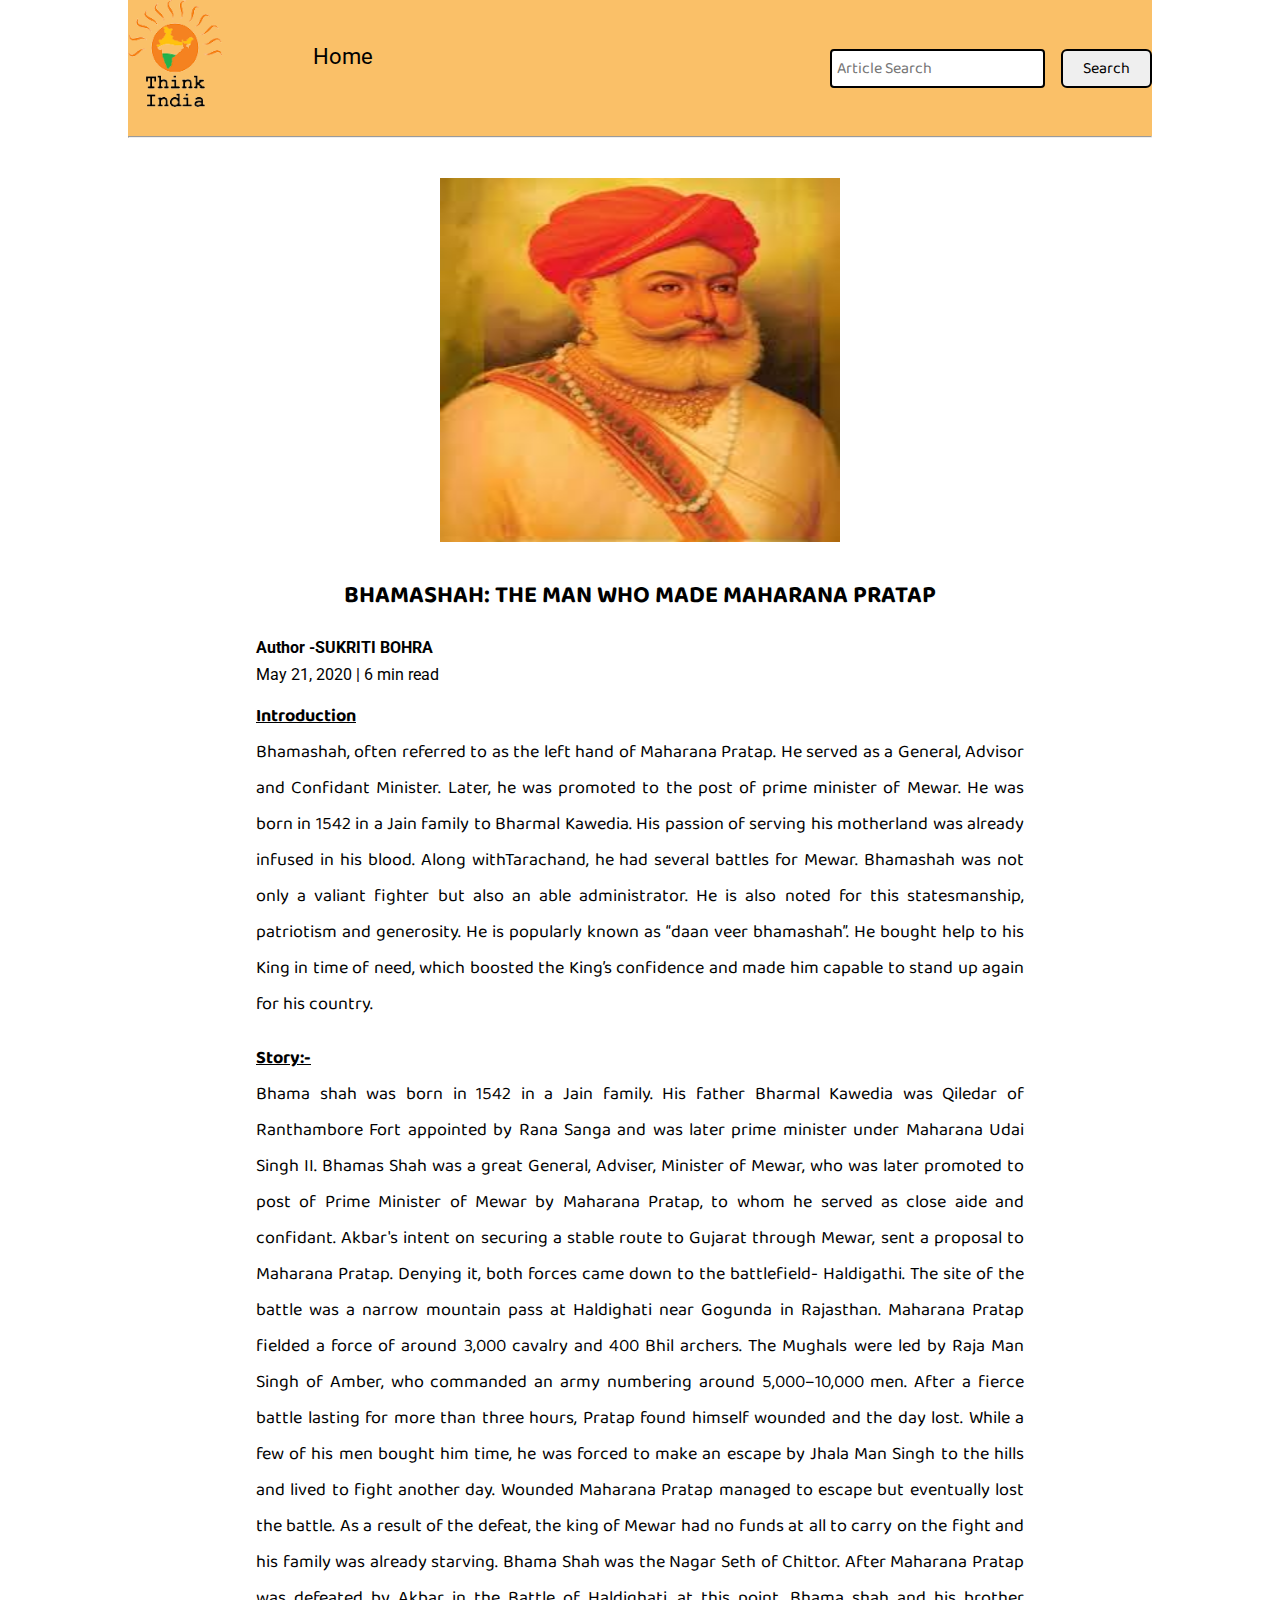
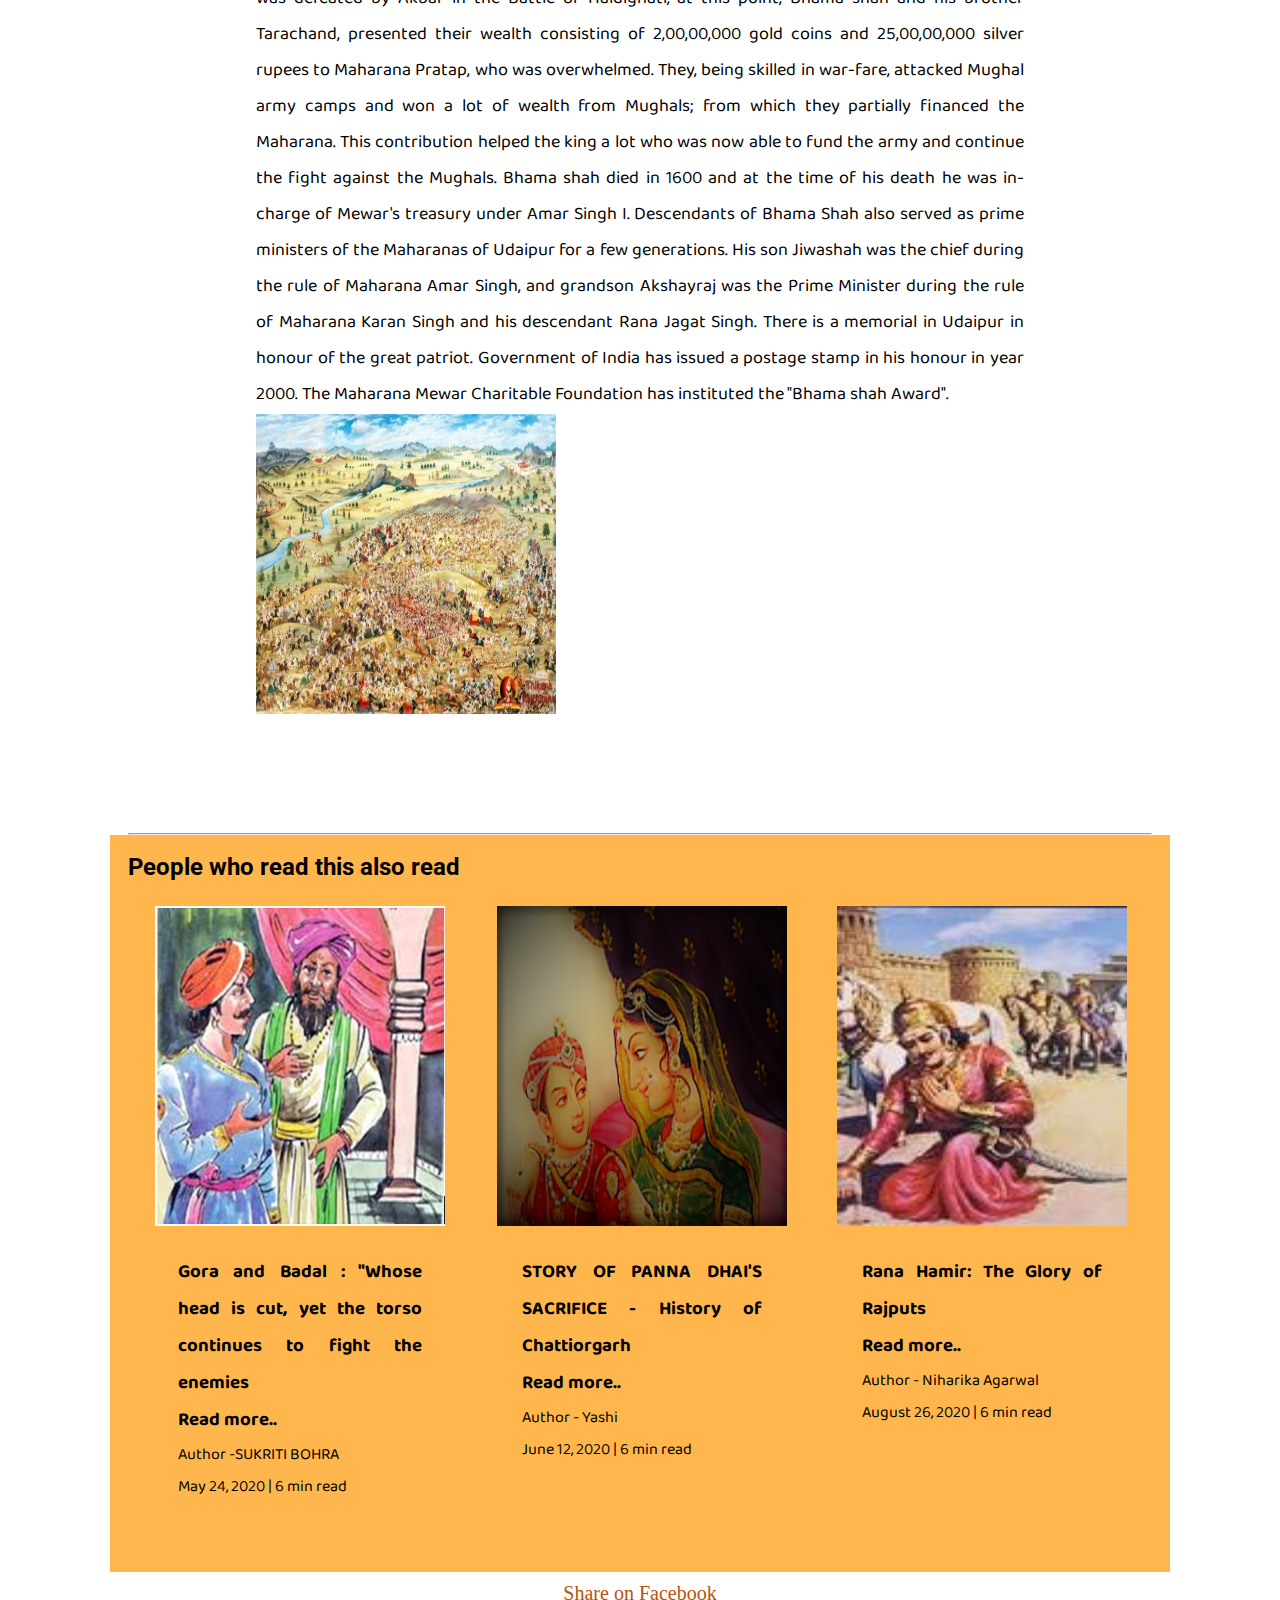
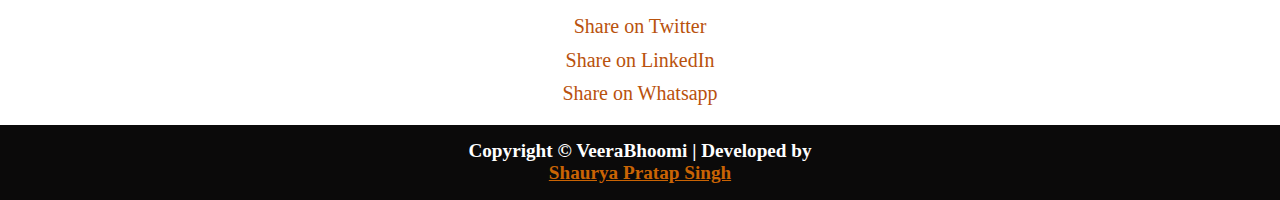
<file: html/bhamasah.html>
<!DOCTYPE html>
<html lang="en">

<head>
    <meta charset="UTF-8">
    <meta name="viewport" content="width=device-width, initial-scale=1.0">
    <link rel="stylesheet" href="/css/blogpost.css">
    <link rel="stylesheet" href="/css/contact.css">
    <link rel="stylesheet" href="/css/style.css">
    <link rel="stylesheet" href="/css/mobile.css">
    <link rel="stylesheet" href="/css/sharestyle.css">
    <link rel="stylesheet" href="/css/utils.css">
    <title>VeeraBhoomi</title>
</head>

<body>
    <nav class="navigation max-width-1 m-auto">
        <div class="nav-left">
            <a href="/index.html">
                <span><img src="/img/logoti.png" width="94px" alt=""></span>
            </a>
            <ul>
                <li><a href="/index.html">Home</a></li>
                
                <!-- <li><a href="/contact.html">Contact</a></li> -->
            </ul>
        </div>
        <div class="nav-right">
            <form action="/html/search.html" method="get">
                <input class="form-input" type="text" name="query" placeholder="Article Search">
                <button class="btn">Search</button>
            </form>

        </div>

    </nav>
    <div class="max-width-1 m-auto">
        <hr>
    </div>
    <div class="post-img">
        <img style="height: 90%;" src="/img/bhamashah.png" alt="">
        <!-- <img src="img/rajabhoj2.jpg" alt=""> -->
    </div>
    <div class="m-auto blog-post-content max-width-2 m-auto my-2">
        <h1 class="font1">BHAMASHAH: THE MAN WHO MADE MAHARANA PRATAP</h1>
        <div class="blogpost-meta">
            <div class="author-info">
                <div>
                    <b>
                        Author -SUKRITI BOHRA

                    </b>
                </div>
                <div>May 21, 2020 | 6 min read</div>
            </div>
            <div class="social">
                <!-- <svg width="29" height="29" class="hk">
                    <path
                        d="M22.05 7.54a4.47 4.47 0 0 0-3.3-1.46 4.53 4.53 0 0 0-4.53 4.53c0 .35.04.7.08 1.05A12.9 12.9 0 0 1 5 6.89a5.1 5.1 0 0 0-.65 2.26c.03 1.6.83 2.99 2.02 3.79a4.3 4.3 0 0 1-2.02-.57v.08a4.55 4.55 0 0 0 3.63 4.44c-.4.08-.8.13-1.21.16l-.81-.08a4.54 4.54 0 0 0 4.2 3.15 9.56 9.56 0 0 1-5.66 1.94l-1.05-.08c2 1.27 4.38 2.02 6.94 2.02 8.3 0 12.86-6.9 12.84-12.85.02-.24 0-.43 0-.65a8.68 8.68 0 0 0 2.26-2.34c-.82.38-1.7.62-2.6.72a4.37 4.37 0 0 0 1.95-2.51c-.84.53-1.81.9-2.83 1.13z">
                    </path>
                </svg>

                <svg style="background: black;
                border-radius: 21px;" width="29" height="29" viewBox="0 0 29 29" fill="none" class="hk">
                    <path
                        d="M5 6.36C5 5.61 5.63 5 6.4 5h16.2c.77 0 1.4.61 1.4 1.36v16.28c0 .75-.63 1.36-1.4 1.36H6.4c-.77 0-1.4-.6-1.4-1.36V6.36z">
                    </path>
                    <path fill-rule="evenodd" clip-rule="evenodd"
                        d="M10.76 20.9v-8.57H7.89v8.58h2.87zm-1.44-9.75c1 0 1.63-.65 1.63-1.48-.02-.84-.62-1.48-1.6-1.48-.99 0-1.63.64-1.63 1.48 0 .83.62 1.48 1.59 1.48h.01zM12.35 20.9h2.87v-4.79c0-.25.02-.5.1-.7.2-.5.67-1.04 1.46-1.04 1.04 0 1.46.8 1.46 1.95v4.59h2.87v-4.92c0-2.64-1.42-3.87-3.3-3.87-1.55 0-2.23.86-2.61 1.45h.02v-1.24h-2.87c.04.8 0 8.58 0 8.58z"
                        fill="#fff"></path>
                </svg>

                <svg width="29" height="29" class="hk">
                    <path
                        d="M23.2 5H5.8a.8.8 0 0 0-.8.8V23.2c0 .44.35.8.8.8h9.3v-7.13h-2.38V13.9h2.38v-2.38c0-2.45 1.55-3.66 3.74-3.66 1.05 0 1.95.08 2.2.11v2.57h-1.5c-1.2 0-1.48.57-1.48 1.4v1.96h2.97l-.6 2.97h-2.37l.05 7.12h5.1a.8.8 0 0 0 .79-.8V5.8a.8.8 0 0 0-.8-.79">
                    </path>
                </svg> -->

            </div>
        </div>

        <p class="font1"> <span><u><b>Introduction</b></u> </span> <br>
            Bhamashah, often referred to as the left hand of Maharana Pratap. He served as a General,
             Advisor and Confidant Minister. Later, he was promoted to the post of prime minister of Mewar. He was born in 1542 in a Jain family to Bharmal Kawedia. His passion of serving his motherland was already infused in his blood. Along withTarachand, he had several battles for Mewar. Bhamashah was not only a valiant fighter but also an able administrator. He is also noted for this statesmanship, patriotism and generosity.
            He is popularly known as “daan veer bhamashah”. He bought help to his King in time of need, which boosted the King’s confidence  and made him capable to stand up again for his country. 


        </p>

        <br>

        <p class="font1"> <span><u><b>Story:-</b></u> </span> <br>

            Bhama shah was born in 1542 in a Jain family. His father Bharmal Kawedia was Qiledar of Ranthambore Fort appointed by Rana Sanga and was later prime minister under Maharana Udai Singh II.


            Bhamas Shah was a great General, Adviser, Minister of Mewar, who was later promoted to post of Prime Minister of Mewar by Maharana Pratap, to whom he served as close aide and confidant.
            Akbar's intent on securing a stable route to Gujarat through Mewar, sent a proposal to Maharana Pratap. Denying it, both forces came down to the battlefield- Haldigathi. The site of the battle was a narrow mountain pass at Haldighati near Gogunda in Rajasthan. Maharana Pratap fielded a force of around 3,000 cavalry and 400 Bhil archers. The Mughals were led by Raja Man Singh of Amber, who commanded an army numbering around 5,000–10,000 men. After a fierce battle lasting for more than three hours, Pratap found himself wounded and the day lost. While a few of his men bought him time, he was forced to make an escape by Jhala Man Singh to the hills and lived to fight another day. Wounded Maharana Pratap managed to escape but eventually lost the battle. As a result of the defeat, the king of Mewar had no funds at all to carry on the fight and his family was already starving. Bhama Shah was the Nagar Seth of Chittor. After Maharana Pratap was defeated by Akbar in the Battle of Haldighati, at this point, Bhama shah and his brother Tarachand, presented their wealth consisting of 2,00,00,000 gold coins and 25,00,00,000 silver rupees to Maharana Pratap, who was overwhelmed. They, being skilled in war-fare, attacked Mughal army camps and won a lot of wealth from Mughals; from which they partially financed the Maharana. This contribution helped the king a lot who was now able to fund the army and continue the fight against the Mughals.
            
            
            Bhama shah died in 1600 and at the time of his death he was in-charge of Mewar's treasury under Amar Singh I. Descendants of Bhama Shah also served as prime ministers of the Maharanas of Udaipur for a few generations. His son Jiwashah was the chief during the rule of Maharana Amar Singh, and grandson Akshayraj was the Prime Minister during the rule of Maharana Karan Singh and his descendant Rana Jagat Singh.
            There is a memorial in Udaipur in honour of the great patriot. Government of India has issued a postage stamp in his honour in year 2000. The Maharana Mewar Charitable Foundation has instituted the "Bhama shah Award".

          

       <br>


        <img style="height: 300px; width:300px" src="/img/bhamashah2.png" alt="">
        <br>

        
        
        <br>



      


        <br>





    </div>

    <div class="max-width-1 m-auto">
        <hr>
    </div>
    <div class="home-articles max-width-1 m-auto font2">
        <h2>People who read this also read</h2>
        <div class="row">



            



        


            <div class="home-article more-post">
                <div class="home-article-img">
                    <img style="height: 320px; width:290px" src="/img/gora.PNG" alt="article">
                </div>
                <div class="home-article-content font1 center">
                    <h3>Gora and Badal : "Whose head is cut, yet the torso continues to fight the enemies</h3>
                    <a href="/html/gorabadal.html">
                        <h3>Read more..</h3>
                    </a>
                    <div>Author -SUKRITI BOHRA</div>
                    <span> May 24, 2020 | 6 min read</span>
                </div>
            </div>



            <div class="home-article more-post">
                <div class="home-article-img">
                    <img style="height: 320px; width:290px" src="/img/pannadai.PNG" alt="article">
                </div>
                <div class="home-article-content font1 center">
                    <h3>STORY OF PANNA DHAI'S SACRIFICE - History of Chattiorgarh</h3>
                    <a href="/html/pannadai.html">
                        <h3>Read more..</h3>
                    </a>
                    <div>Author - Yashi</div>
                    <span> June 12, 2020 | 6 min read</span>
                </div>
            </div>


            <div class="home-article more-post">
                <div class="home-article-img">
                    <img style="height: 320px; width:290px" src="/img/ranahmir.jpg" alt="article">
                </div>
                <div class="home-article-content font1 center">
                    <h3>Rana Hamir: The Glory of Rajputs</h3>
                    <a href="/html/ranahamir.html">
                        <h3>Read more..</h3>
                    </a>
                    <div>Author - Niharika Agarwal</div>
                    <span> August 26, 2020 | 6 min read</span>
                </div>
            </div>



        </div>
    </div>


 
    <div class="links">
        <ul>
            <li class="social-share-url facebook">Share on Facebook</li>
            <li class="social-share-url twitter">Share on Twitter</li>
            <li class="social-share-url linkedin">Share on LinkedIn</li>
            <li class="social-share-url whatsapp">Share on Whatsapp</li>
        </ul>
    </div>
    
    
    <script src='https://cdnjs.cloudflare.com/ajax/libs/jquery/3.1.0/jquery.min.js'></script>
    <script  src="/script.js"></script>





    <div class="footer">
        <p>Copyright &copy; VeeraBhoomi | Developed by </p>
        <a href="https://github.com/shaurya127">Shaurya Pratap Singh</a>

        <!-- <a href="https://www.vecteezy.com/free-vector/typewriter">Vector Credits: Vecteezy</a>  -->
    </div>

</body>

</html>
</file>
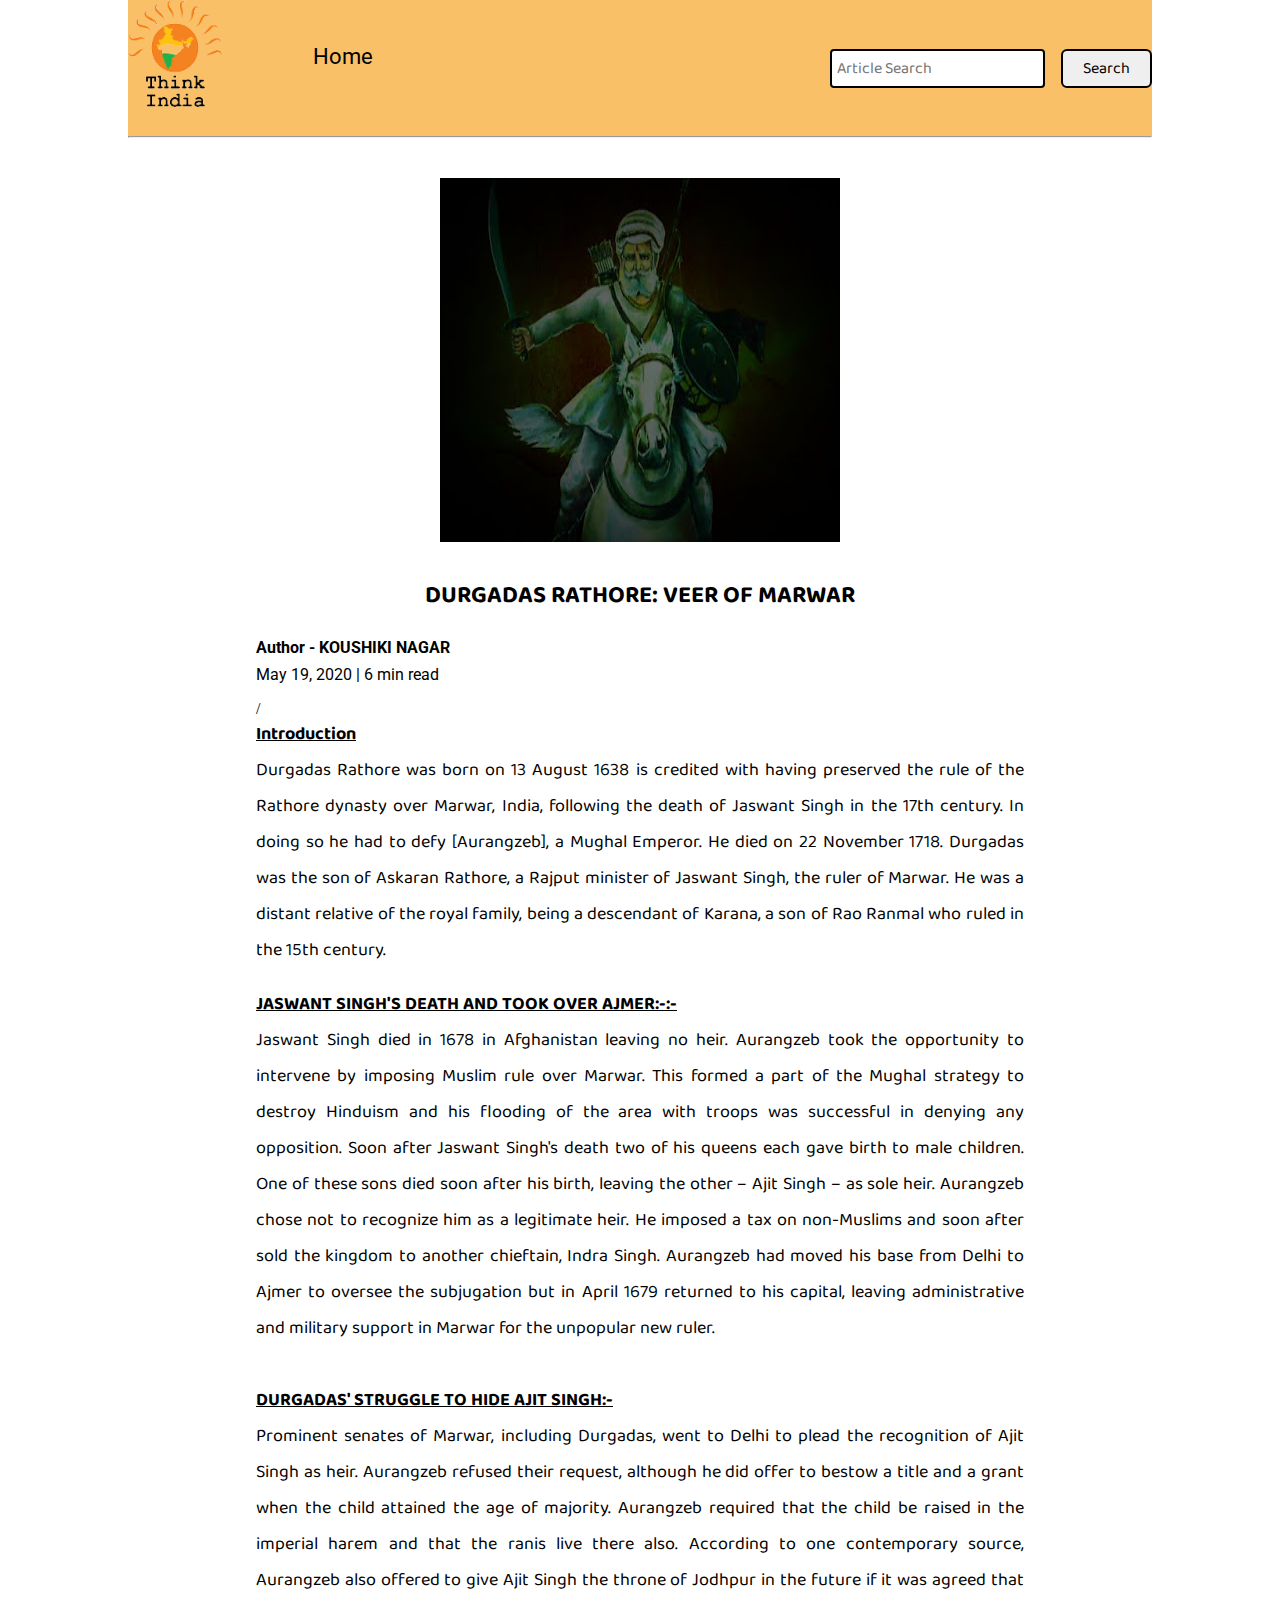
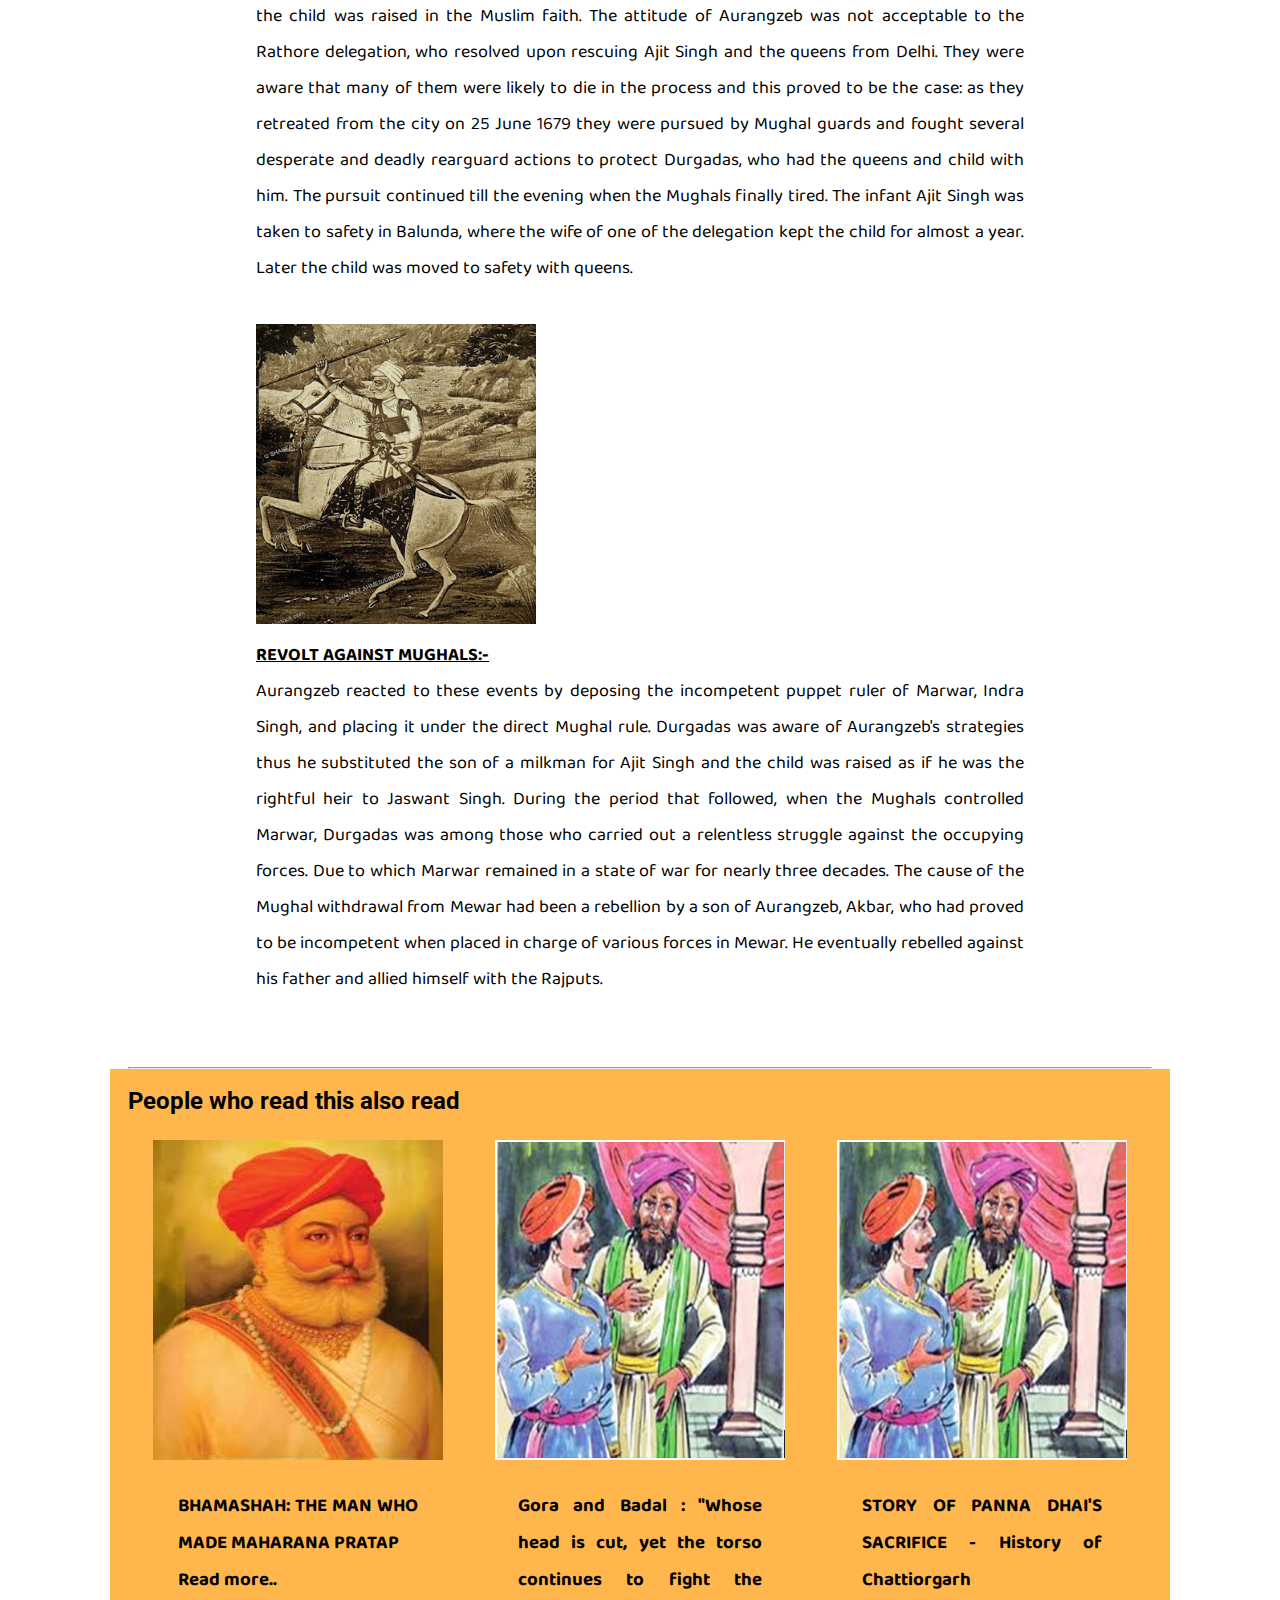
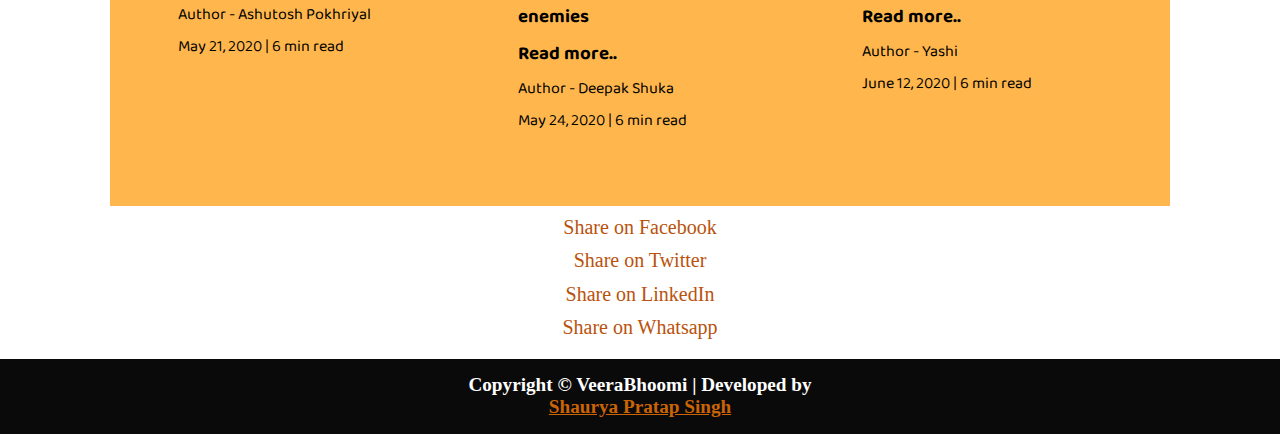
<file: html/durgadas.html>
<!DOCTYPE html>
<html lang="en">

<head>
    <meta charset="UTF-8">
    <meta name="viewport" content="width=device-width, initial-scale=1.0">
    <link rel="stylesheet" href="/css/utils.css">
    <link rel="stylesheet" href="/css/style.css">
    <link rel="stylesheet" href="/css/blogpost.css">
    <link rel="stylesheet" href="/css/mobile.css">
    <link rel="stylesheet" href="/script.js">
    <link rel="stylesheet" href="/css/sharestyle.css">
    <link rel="stylesheet" href="/css/utils.css">
    <title>VeeraBhoomi</title>
</head>

<body>
    <nav class="navigation max-width-1 m-auto">
        <div class="nav-left">
            <a href="/index.html">
                <span><img src="/img/logoti.png" width="94px" alt=""></span>
            </a>
            <ul>
                <li><a href="/index.html">Home</a></li>

                <!-- <li><a href="/contact.html">Contact</a></li> -->
            </ul>
        </div>
        <div class="nav-right">
            <form action="/html/search.html" method="get">
                <input class="form-input" type="text" name="query" placeholder="Article Search">
                <button class="btn">Search</button>
            </form>

        </div>

    </nav>
    <div class="max-width-1 m-auto">
        <hr>
    </div>
    <div class="post-img">
        <img style="height: 90%;" src="/img/durgadas.jpg" alt="">
        <!-- <img src="img/rajabhoj2.jpg" alt=""> -->
    </div>
    <div class="m-auto blog-post-content max-width-2 m-auto my-2">
        <h1 class="font1">DURGADAS RATHORE: VEER OF MARWAR</h1>
        <div class="blogpost-meta">
            <div class="author-info">
                <div>
                    <b>
                        Author - KOUSHIKI NAGAR
                    </b>
                </div>
                <div>May 19, 2020 | 6 min read</div>
            </div>








            <!-- <div class="social"> -->




              
                <!-- <script src="./script.js"></script> -->

                <!-- <svg width="29" height="29" class="hk">
                    <path
                        d="M22.05 7.54a4.47 4.47 0 0 0-3.3-1.46 4.53 4.53 0 0 0-4.53 4.53c0 .35.04.7.08 1.05A12.9 12.9 0 0 1 5 6.89a5.1 5.1 0 0 0-.65 2.26c.03 1.6.83 2.99 2.02 3.79a4.3 4.3 0 0 1-2.02-.57v.08a4.55 4.55 0 0 0 3.63 4.44c-.4.08-.8.13-1.21.16l-.81-.08a4.54 4.54 0 0 0 4.2 3.15 9.56 9.56 0 0 1-5.66 1.94l-1.05-.08c2 1.27 4.38 2.02 6.94 2.02 8.3 0 12.86-6.9 12.84-12.85.02-.24 0-.43 0-.65a8.68 8.68 0 0 0 2.26-2.34c-.82.38-1.7.62-2.6.72a4.37 4.37 0 0 0 1.95-2.51c-.84.53-1.81.9-2.83 1.13z">
                    </path>
                </svg>

                <svg style="background: black;
                border-radius: 21px;" width="29" height="29" viewBox="0 0 29 29" fill="none" class="hk">
                    <path
                        d="M5 6.36C5 5.61 5.63 5 6.4 5h16.2c.77 0 1.4.61 1.4 1.36v16.28c0 .75-.63 1.36-1.4 1.36H6.4c-.77 0-1.4-.6-1.4-1.36V6.36z">
                    </path>
                    <path fill-rule="evenodd" clip-rule="evenodd"
                        d="M10.76 20.9v-8.57H7.89v8.58h2.87zm-1.44-9.75c1 0 1.63-.65 1.63-1.48-.02-.84-.62-1.48-1.6-1.48-.99 0-1.63.64-1.63 1.48 0 .83.62 1.48 1.59 1.48h.01zM12.35 20.9h2.87v-4.79c0-.25.02-.5.1-.7.2-.5.67-1.04 1.46-1.04 1.04 0 1.46.8 1.46 1.95v4.59h2.87v-4.92c0-2.64-1.42-3.87-3.3-3.87-1.55 0-2.23.86-2.61 1.45h.02v-1.24h-2.87c.04.8 0 8.58 0 8.58z"
                        fill="#fff"></path>
                </svg>

                <svg width="29" height="29" class="hk">
                    <path
                        d="M23.2 5H5.8a.8.8 0 0 0-.8.8V23.2c0 .44.35.8.8.8h9.3v-7.13h-2.38V13.9h2.38v-2.38c0-2.45 1.55-3.66 3.74-3.66 1.05 0 1.95.08 2.2.11v2.57h-1.5c-1.2 0-1.48.57-1.48 1.4v1.96h2.97l-.6 2.97h-2.37l.05 7.12h5.1a.8.8 0 0 0 .79-.8V5.8a.8.8 0 0 0-.8-.79">
                    </path>
                </svg> -->

            <!-- </div> -->
        </div>/






        <p class="font1"> <span><u><b>Introduction</b></u> </span> <br>
            Durgadas Rathore was born on 13 August 1638 is credited with having preserved the rule of the Rathore
            dynasty over Marwar, India,
            following the death of Jaswant Singh in the 17th century. In doing so he had to defy [Aurangzeb], a Mughal
            Emperor. He died on 22 November 1718.
            Durgadas was the son of Askaran Rathore, a Rajput minister of Jaswant Singh, the ruler of Marwar. He was a
            distant relative of the royal family, being a descendant of Karana, a son of Rao Ranmal who ruled in the
            15th century.




        </p>

        <br>

        <p class="font1"> <span><u><b>JASWANT SINGH'S DEATH AND TOOK OVER AJMER:-:-</b></u> </span> <br>

            Jaswant Singh died in 1678 in Afghanistan leaving no heir. Aurangzeb took the opportunity to intervene by
            imposing Muslim rule over Marwar. This formed a part of the Mughal strategy to destroy Hinduism and his
            flooding of the area with troops was successful in denying any opposition.

            Soon after Jaswant Singh's death two of his queens each gave birth to male children. One of these sons died
            soon after his birth, leaving the other – Ajit Singh – as sole heir. Aurangzeb chose not to recognize him as
            a legitimate heir. He imposed a tax on non-Muslims and soon after sold the kingdom to another chieftain,
            Indra Singh. Aurangzeb had moved his base from Delhi to Ajmer to oversee the subjugation
            but in April 1679 returned to his capital, leaving administrative and military support in Marwar for the
            unpopular new ruler.






            <!-- <img style="height: 300px; width:280px" src="img/haldirani2.PNG" alt=""> -->
            <br>



            <br>



        <p class="font1"> <span><u><b>DURGADAS' STRUGGLE TO HIDE AJIT SINGH:-</b></u> </span> <br>

            Prominent senates of Marwar, including Durgadas, went to Delhi to plead the recognition of Ajit Singh as
            heir. Aurangzeb refused their request, although he did offer to bestow a title and a grant when the child
            attained the age of majority. Aurangzeb required that the child be raised in the imperial harem and that the
            ranis live there also. According to one contemporary source, Aurangzeb also offered to give Ajit Singh the
            throne of Jodhpur in the future if it was agreed that the child was raised in the Muslim faith.

            The attitude of Aurangzeb was not acceptable to the Rathore delegation, who resolved upon rescuing Ajit
            Singh and the queens from Delhi. They were aware that many of them were likely to die in the process and
            this proved to be the case: as they retreated from the city on 25 June 1679 they were pursued by Mughal
            guards and fought several desperate and deadly rearguard actions to protect Durgadas, who had the queens and
            child with him. The pursuit continued till the evening when the Mughals finally tired. The infant Ajit Singh
            was taken to safety in Balunda,
            where the wife of one of the delegation kept the child for almost a year. Later the child was moved to
            safety with queens.
            <br>


            <br>



            <img style="height: 300px; width:280px" src="/img/durgadas2.jpg" alt="">
            <br>


        <p class="font1"> <span><u><b>REVOLT AGAINST MUGHALS:-</b></u> </span> <br>
            Aurangzeb reacted to these events by deposing the incompetent puppet ruler of Marwar, Indra Singh, and
            placing it under the direct Mughal rule. Durgadas was
            aware of Aurangzeb's strategies thus he substituted the son of a milkman for Ajit Singh and the child was
            raised as if he was the rightful heir to Jaswant Singh.

            During the period that followed, when the Mughals controlled Marwar, Durgadas was among those who carried
            out a relentless struggle against the occupying forces. Due to which Marwar remained in a state of war for
            nearly three decades.

            The cause of the Mughal withdrawal from Mewar had been a rebellion by a son of Aurangzeb, Akbar, who had
            proved to be incompetent when placed in charge of various forces in Mewar. He eventually rebelled against
            his father and allied himself with the Rajputs.
            <br>


            <br>





    </div>

    <div class="max-width-1 m-auto">
        <hr>
    </div>
    <div class="home-articles max-width-1 m-auto font2">
        <h2>People who read this also read</h2>
        <div class="row">










            <div class="home-article more-post">
                <div class="home-article-img">
                    <img style="height: 320px; width:290px" src="/img/bhamashah.png" alt="article">
                </div>
                <div class="home-article-content font1 center">
                    <h3>BHAMASHAH: THE MAN WHO MADE MAHARANA PRATAP</h3>
                    <a href="/html/bhamasah.html">
                        <h3>Read more..</h3>
                    </a>
                    <div>Author - Ashutosh Pokhriyal</div>
                    <span> May 21, 2020 | 6 min read</span>
                </div>
            </div>

            <div class="home-article more-post">
                <div class="home-article-img">
                    <img style="height: 320px; width:290px" src="/img/gora.PNG" alt="article">
                </div>
                <div class="home-article-content font1 center">
                    <h3>Gora and Badal : "Whose head is cut, yet the torso continues to fight the enemies</h3>
                    <a href="/html/gorabadal.html">
                        <h3>Read more..</h3>
                    </a>
                    <div>Author - Deepak Shuka</div>
                    <span> May 24, 2020 | 6 min read</span>
                </div>
            </div>



            <div class="home-article more-post">
                <div class="home-article-img">
                    <img style="height: 320px; width:290px" src="/img/gora.PNG" alt="article">
                </div>
                <div class="home-article-content font1 center">
                    <h3>STORY OF PANNA DHAI'S SACRIFICE - History of Chattiorgarh</h3>
                    <a href="/html/pannadai.html">
                        <h3>Read more..</h3>
                    </a>
                    <div>Author - Yashi</div>
                    <span> June 12, 2020 | 6 min read</span>
                </div>
            </div>


        </div>
    </div>




    
    

    
    <div class="links">
        <ul>
            <li class="social-share-url facebook">Share on Facebook</li>
            <li class="social-share-url twitter">Share on Twitter</li>
            <li class="social-share-url linkedin">Share on LinkedIn</li>
            <li class="social-share-url whatsapp">Share on Whatsapp</li>
        </ul>
    </div>
    
    
    <script src='https://cdnjs.cloudflare.com/ajax/libs/jquery/3.1.0/jquery.min.js'></script>
    <script  src="/script.js"></script>
    
    
    







  
    <div class="footer">
        <p>Copyright &copy; VeeraBhoomi | Developed by </p>
        <a href="https://github.com/shaurya127">Shaurya Pratap Singh</a>

        <!-- <a href="https://www.vecteezy.com/free-vector/typewriter">Vector Credits: Vecteezy</a>  -->
    </div>
</body>

</html>
</file>
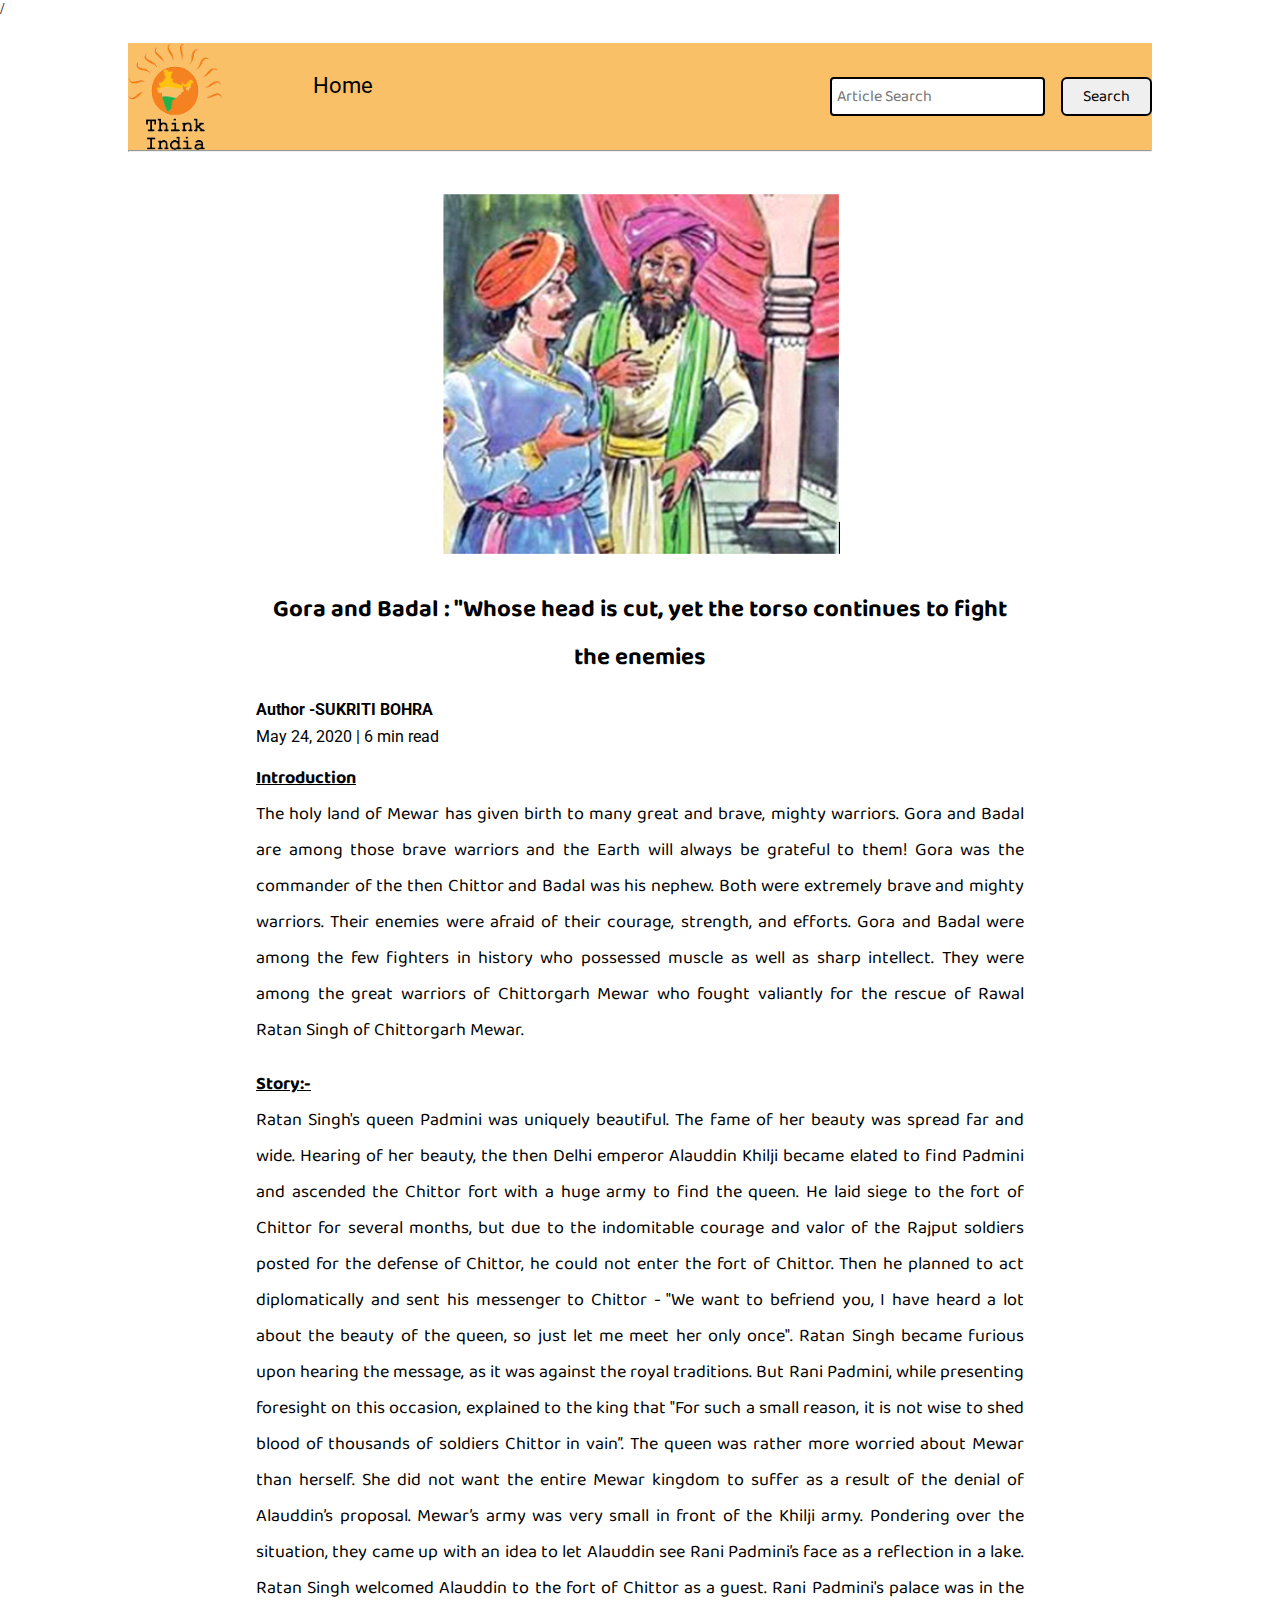
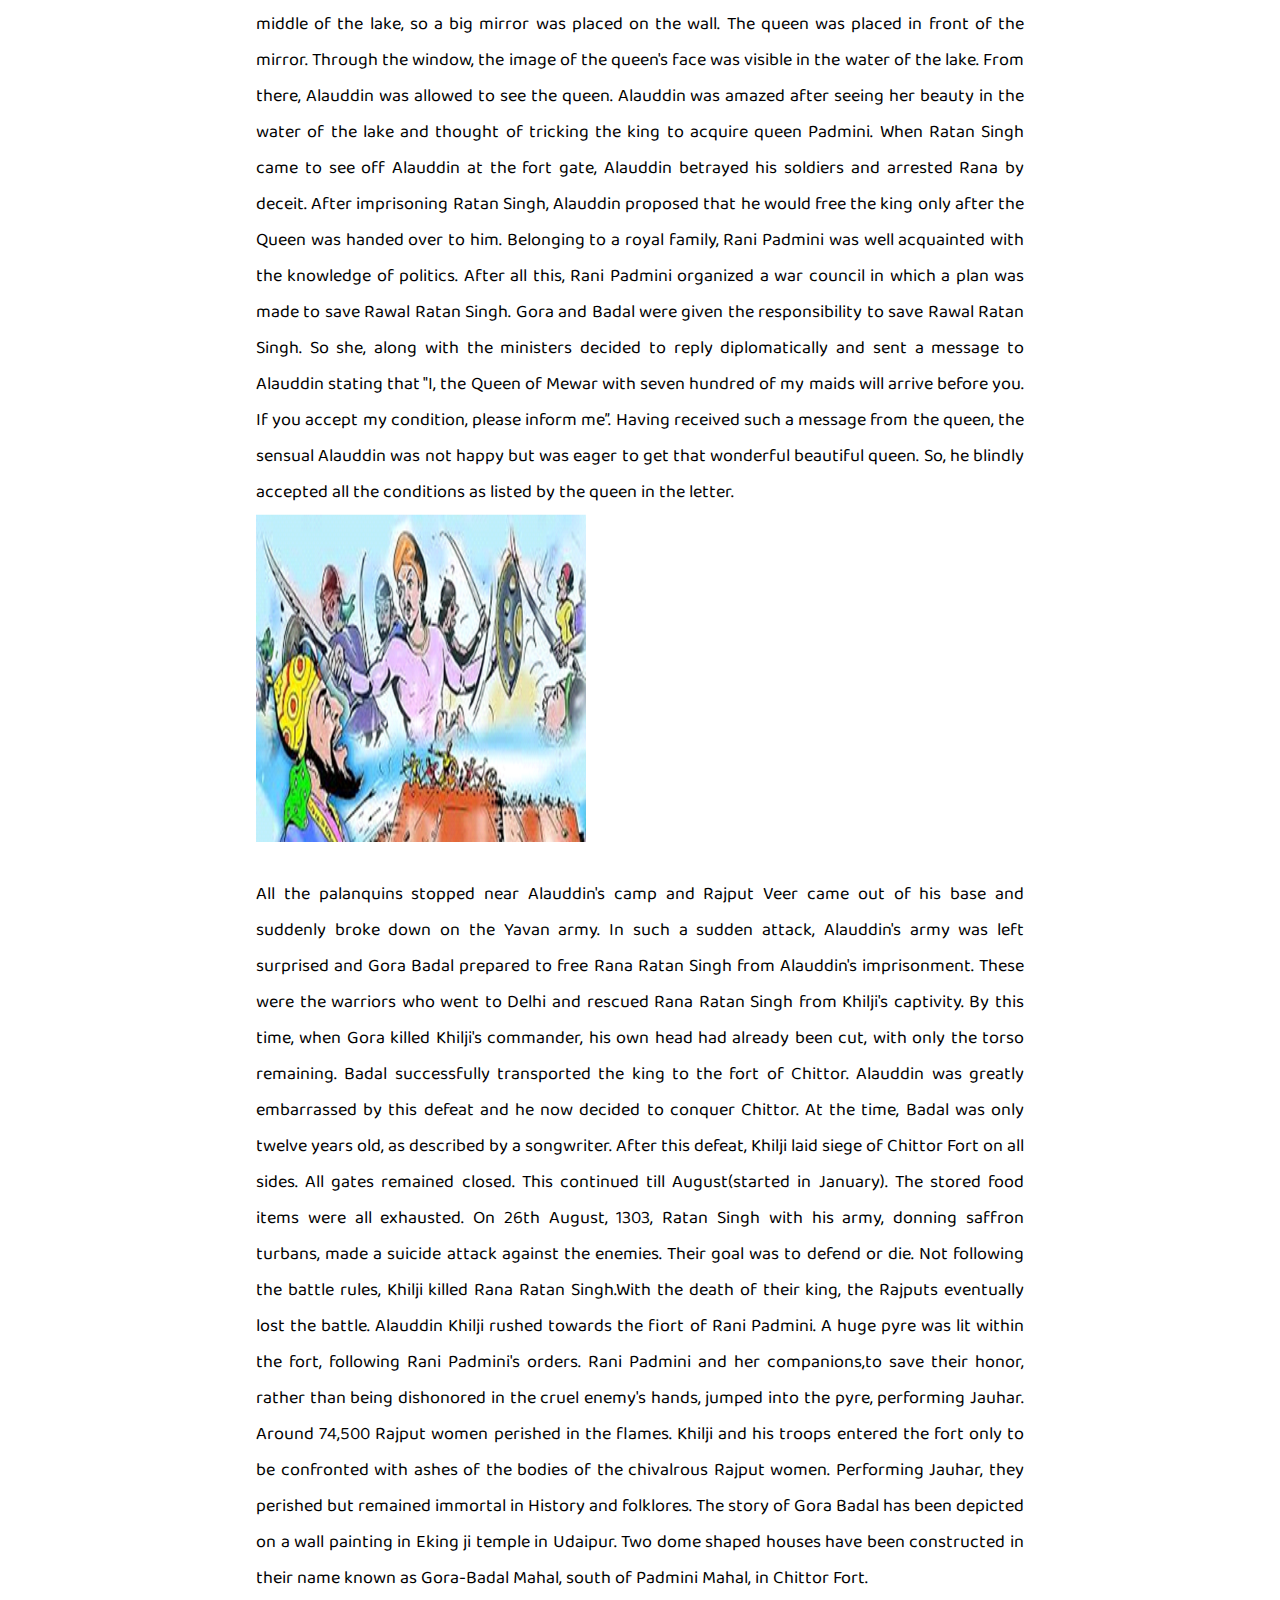
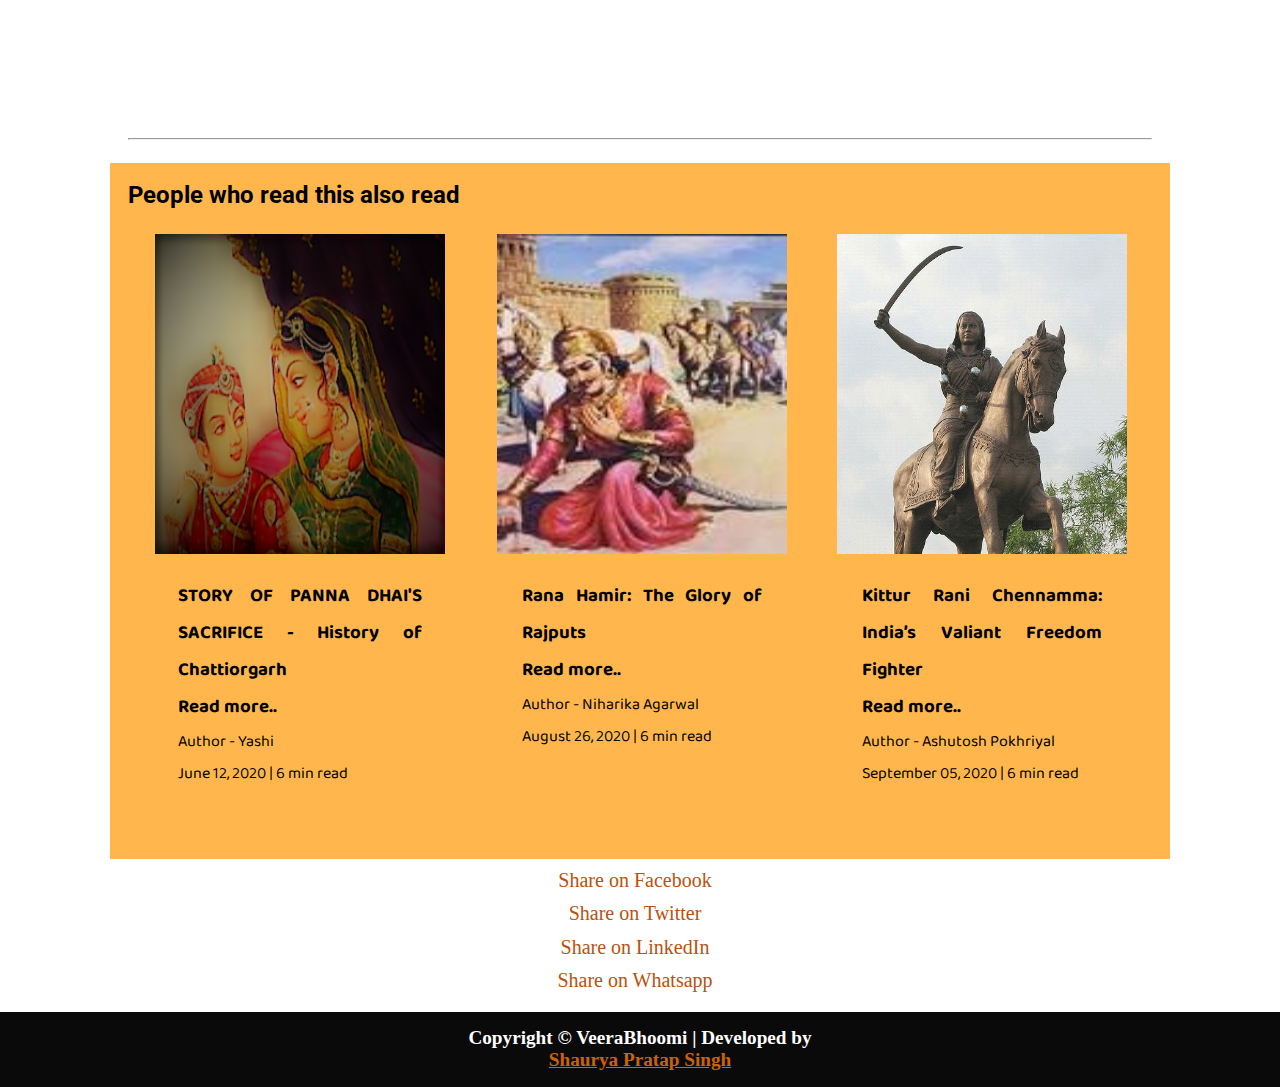
<file: html/gorabadal.html>
/<!DOCTYPE html>
<html lang="en">

<head>
    <meta charset="UTF-8">
    <meta name="viewport" content="width=device-width, initial-scale=1.0">
    <link rel="stylesheet" href="/css/utils.css">
    <link rel="stylesheet" href="/css/style.css">
    <link rel="stylesheet" href="/css/blogpost.css">
    <link rel="stylesheet" href="/css/mobile.css">
    <link rel="stylesheet" href="/css/contact.css">
    <link rel="stylesheet" href="/css/sharestyle.css">
    <title>VeeraBhoomi</title>
</head>

<body>
    <nav class="navigation max-width-1 m-auto">
        <div class="nav-left">
            <a href="/index.html">
                <span><img src="/img/logoti.png" width="94px" alt=""></span>
            </a>
            <ul>
                <li><a href="/index.html">Home</a></li>

                <!-- <li><a href="/contact.html">Contact</a></li> -->
            </ul>
        </div>
        <div class="nav-right">
            <form action="/html/search.html" method="get">
                <input class="form-input" type="text" name="query" placeholder="Article Search">
                <button class="btn">Search</button>
            </form>

        </div>

    </nav>
    <div class="max-width-1 m-auto">
        <hr>
    </div>
    <div class="post-img">
        <img style="height: 90%;" src="/img/gora.PNG" alt="">
        <!-- <img src="img/rajabhoj2.jpg" alt=""> -->
    </div>
    <div class="m-auto blog-post-content max-width-2 m-auto my-2">
        <h1 class="font1">Gora and Badal : "Whose head is cut, yet the torso continues to fight the enemies</h1>
        <div class="blogpost-meta">
            <div class="author-info">
                <div>
                    <b>
                        Author -SUKRITI BOHRA

                    </b>
                </div>
                <div>May 24, 2020 | 6 min read</div>
            </div>
            <div class="social">
                <!-- <svg width="29" height="29" class="hk">
                    <path
                        d="M22.05 7.54a4.47 4.47 0 0 0-3.3-1.46 4.53 4.53 0 0 0-4.53 4.53c0 .35.04.7.08 1.05A12.9 12.9 0 0 1 5 6.89a5.1 5.1 0 0 0-.65 2.26c.03 1.6.83 2.99 2.02 3.79a4.3 4.3 0 0 1-2.02-.57v.08a4.55 4.55 0 0 0 3.63 4.44c-.4.08-.8.13-1.21.16l-.81-.08a4.54 4.54 0 0 0 4.2 3.15 9.56 9.56 0 0 1-5.66 1.94l-1.05-.08c2 1.27 4.38 2.02 6.94 2.02 8.3 0 12.86-6.9 12.84-12.85.02-.24 0-.43 0-.65a8.68 8.68 0 0 0 2.26-2.34c-.82.38-1.7.62-2.6.72a4.37 4.37 0 0 0 1.95-2.51c-.84.53-1.81.9-2.83 1.13z">
                    </path>
                </svg>

                <svg style="background: black;
                border-radius: 21px;" width="29" height="29" viewBox="0 0 29 29" fill="none" class="hk">
                    <path
                        d="M5 6.36C5 5.61 5.63 5 6.4 5h16.2c.77 0 1.4.61 1.4 1.36v16.28c0 .75-.63 1.36-1.4 1.36H6.4c-.77 0-1.4-.6-1.4-1.36V6.36z">
                    </path>
                    <path fill-rule="evenodd" clip-rule="evenodd"
                        d="M10.76 20.9v-8.57H7.89v8.58h2.87zm-1.44-9.75c1 0 1.63-.65 1.63-1.48-.02-.84-.62-1.48-1.6-1.48-.99 0-1.63.64-1.63 1.48 0 .83.62 1.48 1.59 1.48h.01zM12.35 20.9h2.87v-4.79c0-.25.02-.5.1-.7.2-.5.67-1.04 1.46-1.04 1.04 0 1.46.8 1.46 1.95v4.59h2.87v-4.92c0-2.64-1.42-3.87-3.3-3.87-1.55 0-2.23.86-2.61 1.45h.02v-1.24h-2.87c.04.8 0 8.58 0 8.58z"
                        fill="#fff"></path>
                </svg>

                <svg width="29" height="29" class="hk">
                    <path
                        d="M23.2 5H5.8a.8.8 0 0 0-.8.8V23.2c0 .44.35.8.8.8h9.3v-7.13h-2.38V13.9h2.38v-2.38c0-2.45 1.55-3.66 3.74-3.66 1.05 0 1.95.08 2.2.11v2.57h-1.5c-1.2 0-1.48.57-1.48 1.4v1.96h2.97l-.6 2.97h-2.37l.05 7.12h5.1a.8.8 0 0 0 .79-.8V5.8a.8.8 0 0 0-.8-.79">
                    </path>
                </svg> -->

            </div>
        </div>

        <p class="font1"> <span><u><b>Introduction</b></u> </span> <br>
            The holy land of Mewar has given birth to many great and brave, mighty warriors. Gora and Badal are among
            those brave warriors and the Earth will always be grateful to them!



            Gora was the commander of the then Chittor and Badal was his nephew. Both were extremely brave and mighty
            warriors. Their enemies were afraid of their courage, strength, and efforts. Gora and Badal were among the
            few fighters in history who possessed muscle as well as sharp intellect.
            They were among the great warriors of Chittorgarh Mewar who fought valiantly for the rescue of Rawal Ratan
            Singh of Chittorgarh Mewar.
        </p>

        <br>

        <p class="font1"> <span><u><b>Story:-</b></u> </span> <br>


            Ratan Singh's queen Padmini was uniquely beautiful. The fame of her beauty was spread far and wide. Hearing
            of her beauty, the then Delhi emperor Alauddin Khilji became elated to find Padmini and ascended the Chittor
            fort with a huge army to find the queen. He laid siege to the fort of Chittor for several months, but due to
            the indomitable courage and valor of the Rajput soldiers posted for the defense of Chittor, he could not
            enter the fort of Chittor. Then he planned to act diplomatically and sent his messenger to Chittor - "We
            want to befriend you, I have heard a lot about the beauty of the queen, so just let me meet her only once".
            Ratan Singh became furious upon hearing the message, as it was against the royal
            traditions. But Rani Padmini, while presenting foresight on this occasion, explained to the king that "For
            such a small reason, it is not wise to shed blood of thousands of soldiers Chittor in vain”. The queen was
            rather more worried about Mewar than herself. She did not want the entire Mewar kingdom to suffer as a
            result of the denial of Alauddin’s proposal. Mewar’s army was very small in front of the Khilji army.
            Pondering over the situation, they came up with an idea to let Alauddin see Rani Padmini’s face as a
            reflection in a lake. Ratan Singh welcomed Alauddin to the fort of Chittor as a guest. Rani Padmini's palace
            was in the middle of the lake, so a big mirror was placed on the wall. The queen was placed in front of the
            mirror. Through the window, the image of the queen's face was visible in the water of the lake. From there,
            Alauddin was allowed to see the queen. Alauddin was amazed after seeing her beauty in the water of the lake
            and thought of tricking the king to acquire queen Padmini. When Ratan Singh came to see off Alauddin at the
            fort gate, Alauddin betrayed his soldiers and arrested Rana by deceit.
            After imprisoning Ratan Singh, Alauddin proposed that he would free the king only after the Queen was handed
            over to him. Belonging to a royal family, Rani Padmini was well acquainted with the knowledge of politics.
            After all this, Rani Padmini organized a war council in which a plan was made to save Rawal Ratan Singh.
            Gora and Badal were given the responsibility to save Rawal Ratan Singh. So she, along with the ministers
            decided to reply diplomatically and sent a message to Alauddin stating that "I, the Queen of Mewar with
            seven hundred of my maids will arrive before you. If you accept my condition, please inform me”. Having
            received such a message from the queen, the sensual Alauddin was not happy but was eager to get that
            wonderful beautiful queen. So, he blindly accepted all the conditions as listed by the queen in the letter.


            <br>


            <img style="height: 330px; width:330px" src="/img/gora2.PNG" alt="">


        <p class="font1"> <br>

            All the palanquins stopped near Alauddin's camp and Rajput Veer came out of his base and suddenly broke down
            on the Yavan army. In such a sudden attack, Alauddin's army was left surprised and Gora Badal prepared to
            free Rana Ratan Singh from Alauddin's imprisonment. These were the warriors who went to Delhi and rescued
            Rana Ratan Singh from Khilji's captivity. By this time, when Gora killed Khilji's commander, his own head
            had already been cut, with only the torso remaining. Badal successfully transported the king to the fort of
            Chittor. Alauddin was greatly embarrassed by this defeat and he now decided to conquer Chittor.
            At the time, Badal was only twelve years old, as described by a songwriter.
            After this defeat, Khilji laid siege of Chittor Fort on all sides. All gates remained closed. This continued
            till August(started in January). The stored food items were all exhausted. On 26th August, 1303, Ratan Singh
            with his army, donning saffron turbans, made a suicide attack against the enemies. Their goal was to defend
            or die. Not following the battle rules, Khilji killed Rana Ratan Singh.With the death of their king, the
            Rajputs eventually lost the battle.
            Alauddin Khilji rushed towards the fiort of Rani Padmini. A huge pyre was lit within the fort, following
            Rani Padmini's orders. Rani Padmini and her companions,to save their honor, rather than being dishonored in
            the cruel enemy's hands, jumped into the pyre, performing Jauhar. Around 74,500 Rajput women perished in the
            flames.
            Khilji and his troops entered the fort only to be confronted with ashes of the bodies of the chivalrous
            Rajput women. Performing Jauhar, they perished but remained immortal in History and folklores.

            The story of Gora Badal has been depicted on a wall painting in Eking ji temple in Udaipur. Two dome shaped
            houses have been constructed in their name known as Gora-Badal Mahal, south of Padmini Mahal, in Chittor
            Fort.

            <br>

            <br>



            <br>






            <br>





    </div>

    <div class="max-width-1 m-auto">
        <hr>
    </div>
    <div class="home-articles max-width-1 m-auto font2">
        <h2>People who read this also read</h2>
        <div class="row">













            <div class="home-article more-post">
                <div class="home-article-img">
                    <img style="height: 320px; width:290px" src="/img/pannadai.PNG" alt="article">
                </div>
                <div class="home-article-content font1 center">
                    <h3>STORY OF PANNA DHAI'S SACRIFICE - History of Chattiorgarh</h3>
                    <a href="/html/pannadai.html">
                        <h3>Read more..</h3>
                    </a>
                    <div>Author - Yashi</div>
                    <span> June 12, 2020 | 6 min read</span>
                </div>
            </div>


            <div class="home-article more-post">
                <div class="home-article-img">
                    <img style="height: 320px; width:290px" src="/img/ranahmir.jpg" alt="article">
                </div>
                <div class="home-article-content font1 center">
                    <h3>Rana Hamir: The Glory of Rajputs</h3>
                    <a href="/html/ranahamir.html">
                        <h3>Read more..</h3>
                    </a>
                    <div>Author - Niharika Agarwal</div>
                    <span> August 26, 2020 | 6 min read</span>
                </div>
            </div>


            
            <div class="home-article more-post">
                <div class="home-article-img">
                    <img style="height: 320px; width:290px" src="/img/kittur.jpg" alt="article">
                </div>
                <div class="home-article-content font1 center">
                    <h3>Kittur Rani Chennamma: India’s Valiant Freedom Fighter</h3>
                    <a href="/html/kitturrani.html">
                        <h3>Read more..</h3>
                    </a>
                    <div>Author -  Ashutosh Pokhriyal</div>
                    <span> September 05, 2020 | 6 min read</span>
                </div>
            </div>



        </div>
    </div>


 
    <div class="links">
        <ul>
            <li class="social-share-url facebook">Share on Facebook</li>
            <li class="social-share-url twitter">Share on Twitter</li>
            <li class="social-share-url linkedin">Share on LinkedIn</li>
            <li class="social-share-url whatsapp">Share on Whatsapp</li>
        </ul>
    </div>
    
    
    <script src='https://cdnjs.cloudflare.com/ajax/libs/jquery/3.1.0/jquery.min.js'></script>
    <script  src="/script.js"></script>




    <div class="footer">
        <p>Copyright &copy; VeeraBhoomi | Developed by </p>
        <a href="https://github.com/shaurya127">Shaurya Pratap Singh</a>

        <!-- <a href="https://www.vecteezy.com/free-vector/typewriter">Vector Credits: Vecteezy</a>  -->
    </div>

</body>

</html>
</file>
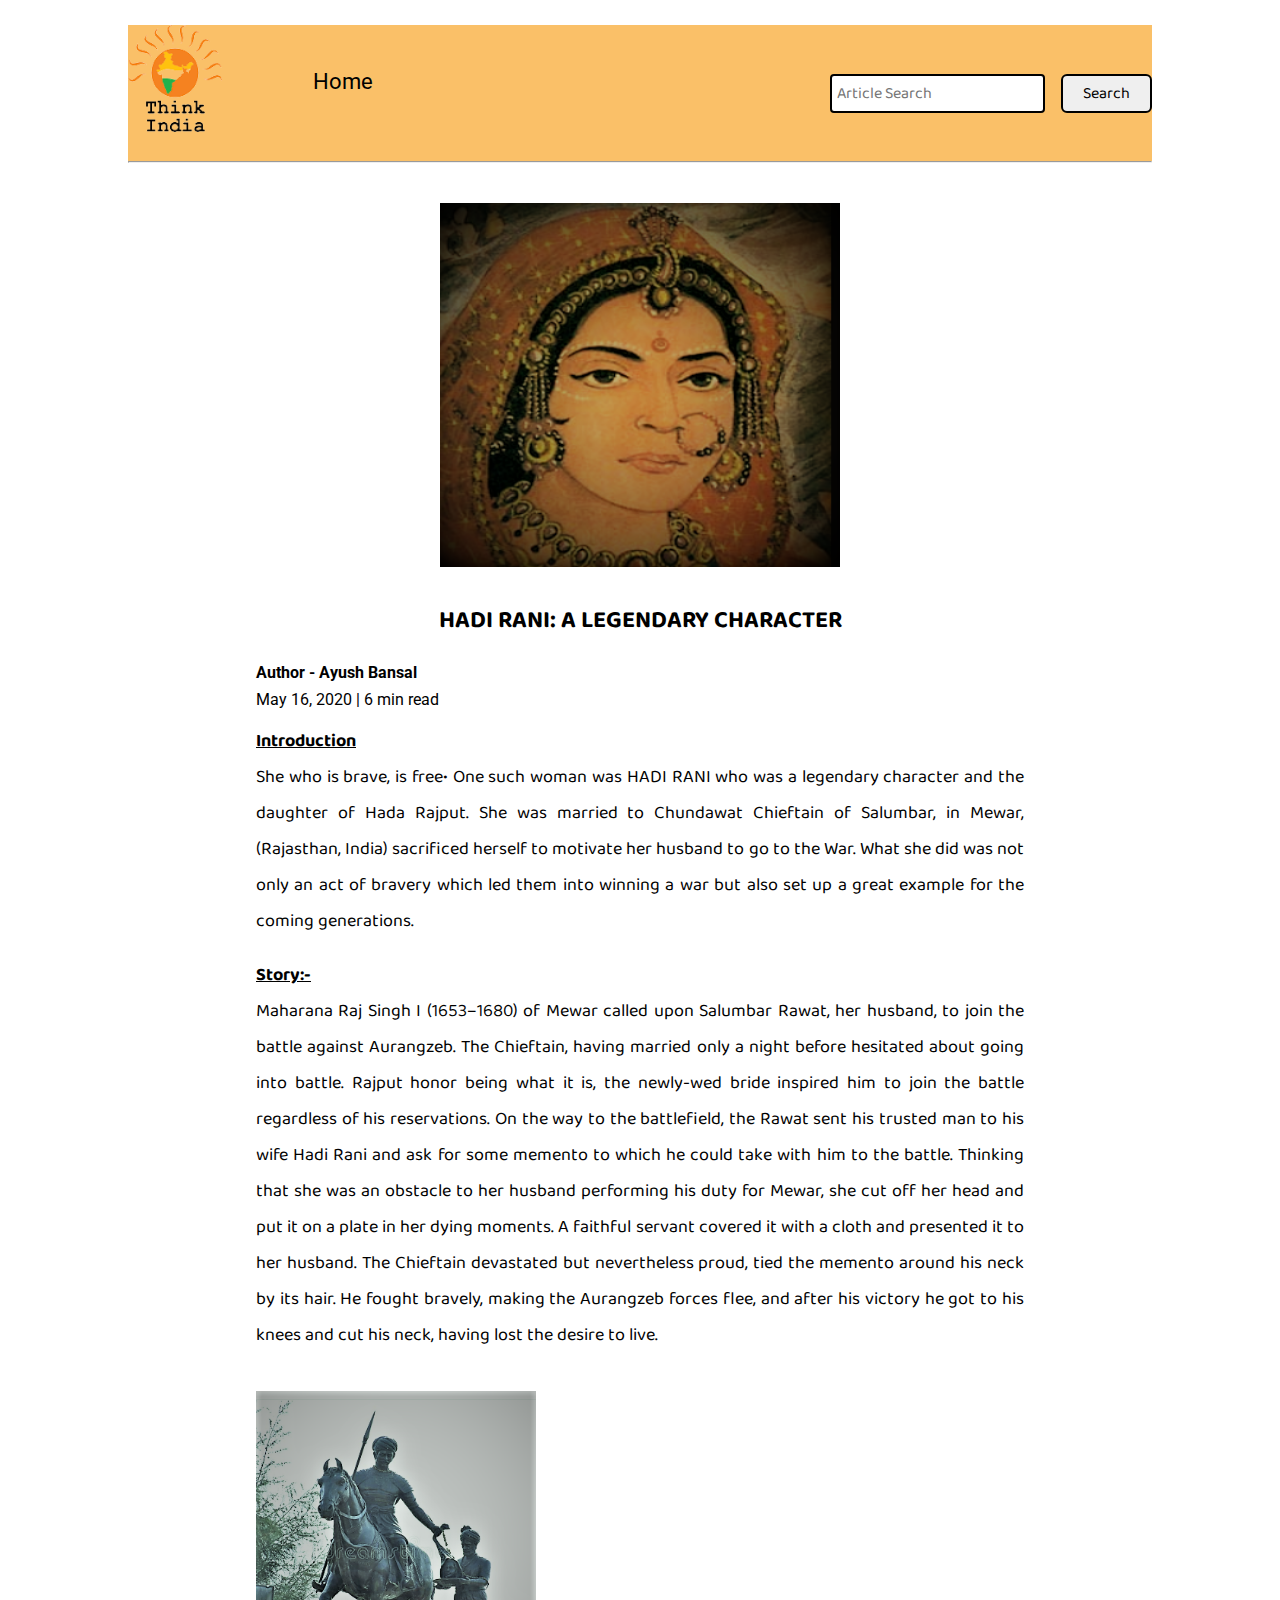
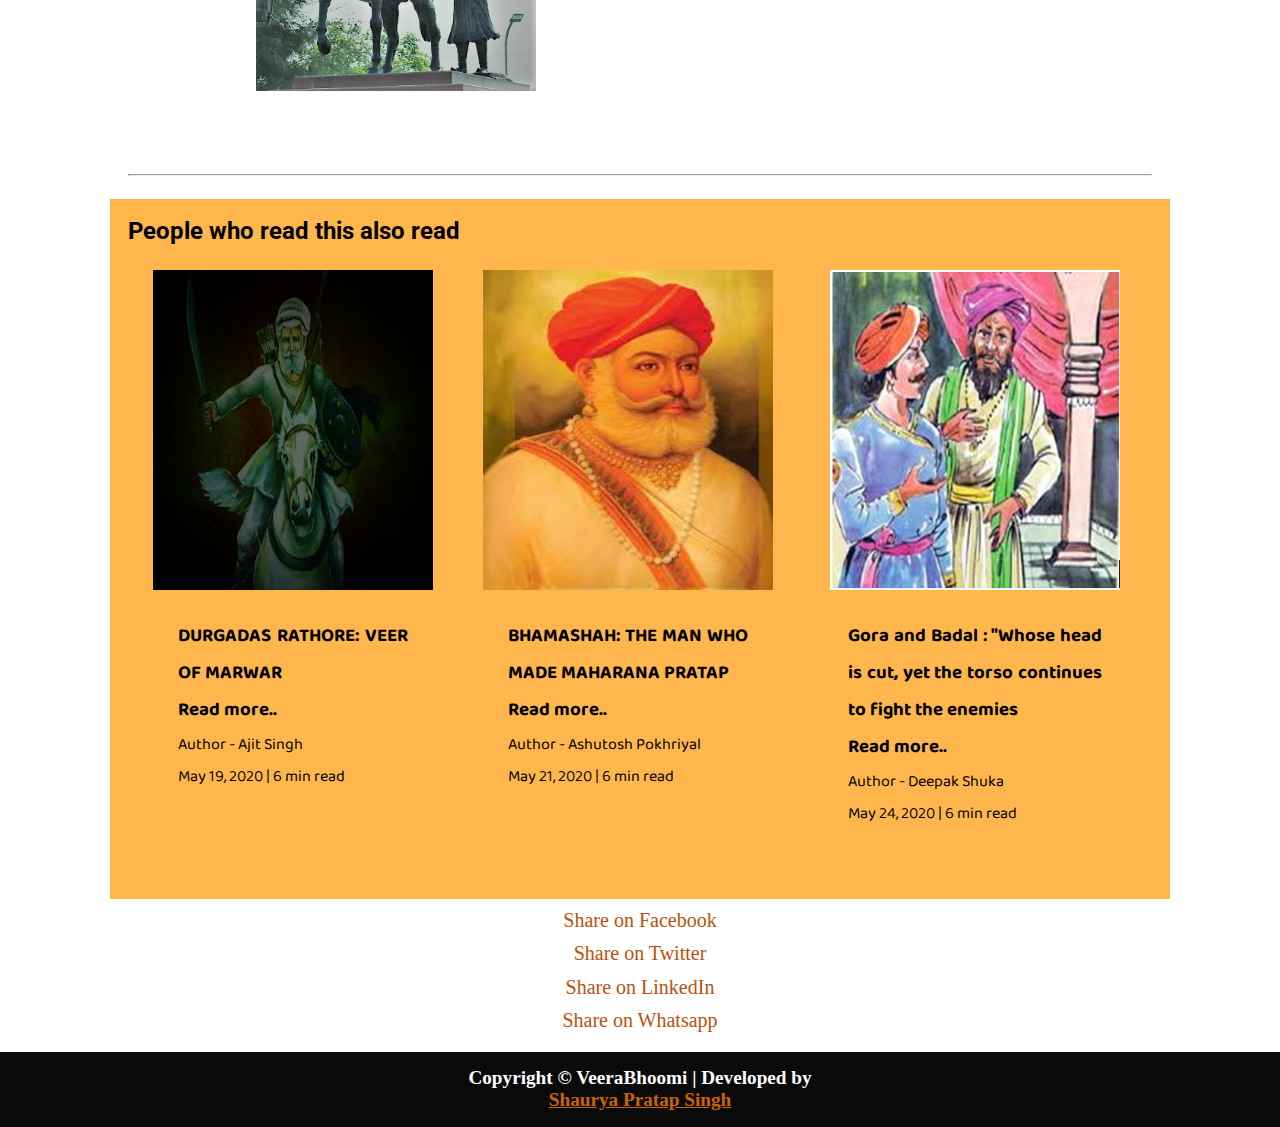
<file: html/haldirani.html>
<!DOCTYPE html>
<html lang="en">

<head>
    <meta charset="UTF-8">
    <meta name="viewport" content="width=device-width, initial-scale=1.0">
    <link rel="stylesheet" href="/css/utils.css">
    <link rel="stylesheet" href="/css/style.css">
    <link rel="stylesheet" href="/css/blogpost.css">
    <link rel="stylesheet" href="/css/mobile.css">
    <link rel="stylesheet" href="/css/sharestyle.css">
    <title>VeeraBhoomi</title>
</head>

<body>
    <nav class="navigation max-width-1 m-auto">
        <div class="nav-left">
            <a href="/index.html">
                <span><img src="/img/logoti.png" width="94px" alt=""></span>
            </a>
            <ul>
                <li><a href="/">Home</a></li>
                <!-- <li><a href="/contact.html">Contact</a></li> -->
            </ul>
        </div>
        <div class="nav-right">
            <form action="/html/search.html" method="get">
                <input class="form-input" type="text" name="query" placeholder="Article Search">
                <button class="btn">Search</button>
            </form>

        </div>

    </nav>
    <div class="max-width-1 m-auto">
        <hr>
    </div>
    <div class="post-img">
        <img style="height: 90%;" src="/img/haldirani.PNG" alt="">
        <!-- <img src="img/rajabhoj2.jpg" alt=""> -->
    </div>
    <div class="m-auto blog-post-content max-width-2 m-auto my-2">
        <h1 class="font1">HADI RANI: A LEGENDARY CHARACTER</h1>
        <div class="blogpost-meta">
            <div class="author-info">
                <div>
                    <b>
                        Author - Ayush Bansal
                    </b>
                </div>
                <div>May 16, 2020 | 6 min read</div>
            </div>
            <div class="social">
                <!-- <svg width="29" height="29" class="hk">
                    <path
                        d="M22.05 7.54a4.47 4.47 0 0 0-3.3-1.46 4.53 4.53 0 0 0-4.53 4.53c0 .35.04.7.08 1.05A12.9 12.9 0 0 1 5 6.89a5.1 5.1 0 0 0-.65 2.26c.03 1.6.83 2.99 2.02 3.79a4.3 4.3 0 0 1-2.02-.57v.08a4.55 4.55 0 0 0 3.63 4.44c-.4.08-.8.13-1.21.16l-.81-.08a4.54 4.54 0 0 0 4.2 3.15 9.56 9.56 0 0 1-5.66 1.94l-1.05-.08c2 1.27 4.38 2.02 6.94 2.02 8.3 0 12.86-6.9 12.84-12.85.02-.24 0-.43 0-.65a8.68 8.68 0 0 0 2.26-2.34c-.82.38-1.7.62-2.6.72a4.37 4.37 0 0 0 1.95-2.51c-.84.53-1.81.9-2.83 1.13z">
                    </path>
                </svg>

                <svg style="background: black;
                border-radius: 21px;" width="29" height="29" viewBox="0 0 29 29" fill="none" class="hk">
                    <path
                        d="M5 6.36C5 5.61 5.63 5 6.4 5h16.2c.77 0 1.4.61 1.4 1.36v16.28c0 .75-.63 1.36-1.4 1.36H6.4c-.77 0-1.4-.6-1.4-1.36V6.36z">
                    </path>
                    <path fill-rule="evenodd" clip-rule="evenodd"
                        d="M10.76 20.9v-8.57H7.89v8.58h2.87zm-1.44-9.75c1 0 1.63-.65 1.63-1.48-.02-.84-.62-1.48-1.6-1.48-.99 0-1.63.64-1.63 1.48 0 .83.62 1.48 1.59 1.48h.01zM12.35 20.9h2.87v-4.79c0-.25.02-.5.1-.7.2-.5.67-1.04 1.46-1.04 1.04 0 1.46.8 1.46 1.95v4.59h2.87v-4.92c0-2.64-1.42-3.87-3.3-3.87-1.55 0-2.23.86-2.61 1.45h.02v-1.24h-2.87c.04.8 0 8.58 0 8.58z"
                        fill="#fff"></path>
                </svg>

                <svg width="29" height="29" class="hk">
                    <path
                        d="M23.2 5H5.8a.8.8 0 0 0-.8.8V23.2c0 .44.35.8.8.8h9.3v-7.13h-2.38V13.9h2.38v-2.38c0-2.45 1.55-3.66 3.74-3.66 1.05 0 1.95.08 2.2.11v2.57h-1.5c-1.2 0-1.48.57-1.48 1.4v1.96h2.97l-.6 2.97h-2.37l.05 7.12h5.1a.8.8 0 0 0 .79-.8V5.8a.8.8 0 0 0-.8-.79">
                    </path>
                </svg> -->

            </div>
        </div>

        <p class="font1"> <span><u><b>Introduction</b></u> </span> <br>
            She who is brave, is free•

            One such woman was HADI RANI who was a legendary character and the daughter of Hada Rajput.
            She was married to Chundawat Chieftain of Salumbar, in Mewar, (Rajasthan, India) sacrificed herself to motivate her husband to go to the War. What she did was not only an act of bravery which led them into winning a war but also set up a great example for the coming generations.
            




        </p>

        <br>

        <p class="font1"> <span><u><b> Story:-</b></u> </span> <br>

            Maharana Raj Singh I (1653–1680) of Mewar called upon Salumbar Rawat, her husband, to join the battle against Aurangzeb. The Chieftain, having married only a night before hesitated about going into battle. Rajput honor being what it is, the newly-wed bride inspired him to join the battle regardless of his reservations. On the way to the battlefield,
             the Rawat sent his trusted man to his wife Hadi Rani and ask for some memento to which he could take with him to the battle.

            Thinking that she was an obstacle to her husband performing his duty for Mewar, she cut off her head and put it on a plate in her dying moments. A faithful servant covered it with a cloth and presented it to her husband. The Chieftain devastated but nevertheless proud, tied the memento around his neck by its hair. He fought bravely, making the Aurangzeb forces flee, and after his victory he got to his knees and cut his neck, having lost the desire to live.



            <br>


        <br>

       

        <img style="height: 300px; width:280px" src="/img/haldirani2.PNG" alt="">
        <br>

        
        
        <br>











    </div>

    <div class="max-width-1 m-auto">
        <hr>
    </div>
    <div class="home-articles max-width-1 m-auto font2">
        <h2>People who read this also read</h2>
        <div class="row">



            



            <div class="home-article more-post">
                <div class="home-article-img">
                    <img style="height: 320px; width:280px" src="/img/durgadas.jpg" alt="article">
                </div>
                <div class="home-article-content font1 center">
                    <h3>DURGADAS RATHORE: VEER OF MARWAR</h3>
                    <a href="/html/durgadas.html">
                        <h3>Read more..</h3>
                    </a>
                    <div>Author - Ajit Singh</div>
                    <span> May 19, 2020 | 6 min read</span>
                </div>
            </div>


            <div class="home-article more-post">
                <div class="home-article-img">
                    <img style="height: 320px; width:290px" src="/img/bhamashah.png" alt="article">
                </div>
                <div class="home-article-content font1 center">
                    <h3>BHAMASHAH: THE MAN WHO MADE MAHARANA PRATAP</h3>
                    <a href="/html/bhamasah.html">
                        <h3>Read more..</h3>
                    </a>
                    <div>Author - Ashutosh Pokhriyal</div>
                    <span> May 21, 2020 | 6 min read</span>
                </div>
            </div>

            <div class="home-article more-post">
                <div class="home-article-img">
                    <img style="height: 320px; width:290px" src="/img/gora.PNG" alt="article">
                </div>
                <div class="home-article-content font1 center">
                    <h3>Gora and Badal : "Whose head is cut, yet the torso continues to fight the enemies</h3>
                    <a href="/html/gorabadal.html">
                        <h3>Read more..</h3>
                    </a>
                    <div>Author - Deepak Shuka</div>
                    <span> May 24, 2020 | 6 min read</span>
                </div>
            </div>



        </div>
    </div>



 
    <div class="links">
        <ul>
            <li class="social-share-url facebook">Share on Facebook</li>
            <li class="social-share-url twitter">Share on Twitter</li>
            <li class="social-share-url linkedin">Share on LinkedIn</li>
            <li class="social-share-url whatsapp">Share on Whatsapp</li>
        </ul>
    </div>
    
    
    <script src='https://cdnjs.cloudflare.com/ajax/libs/jquery/3.1.0/jquery.min.js'></script>
    <script  src="/script.js"></script>





    <div class="footer">
        <p>Copyright &copy; VeeraBhoomi | Developed by </p>
        <a href="https://github.com/shaurya127">Shaurya Pratap Singh</a>

        <!-- <a href="https://www.vecteezy.com/free-vector/typewriter">Vector Credits: Vecteezy</a>  -->
    </div>

</body>

</html>
</file>
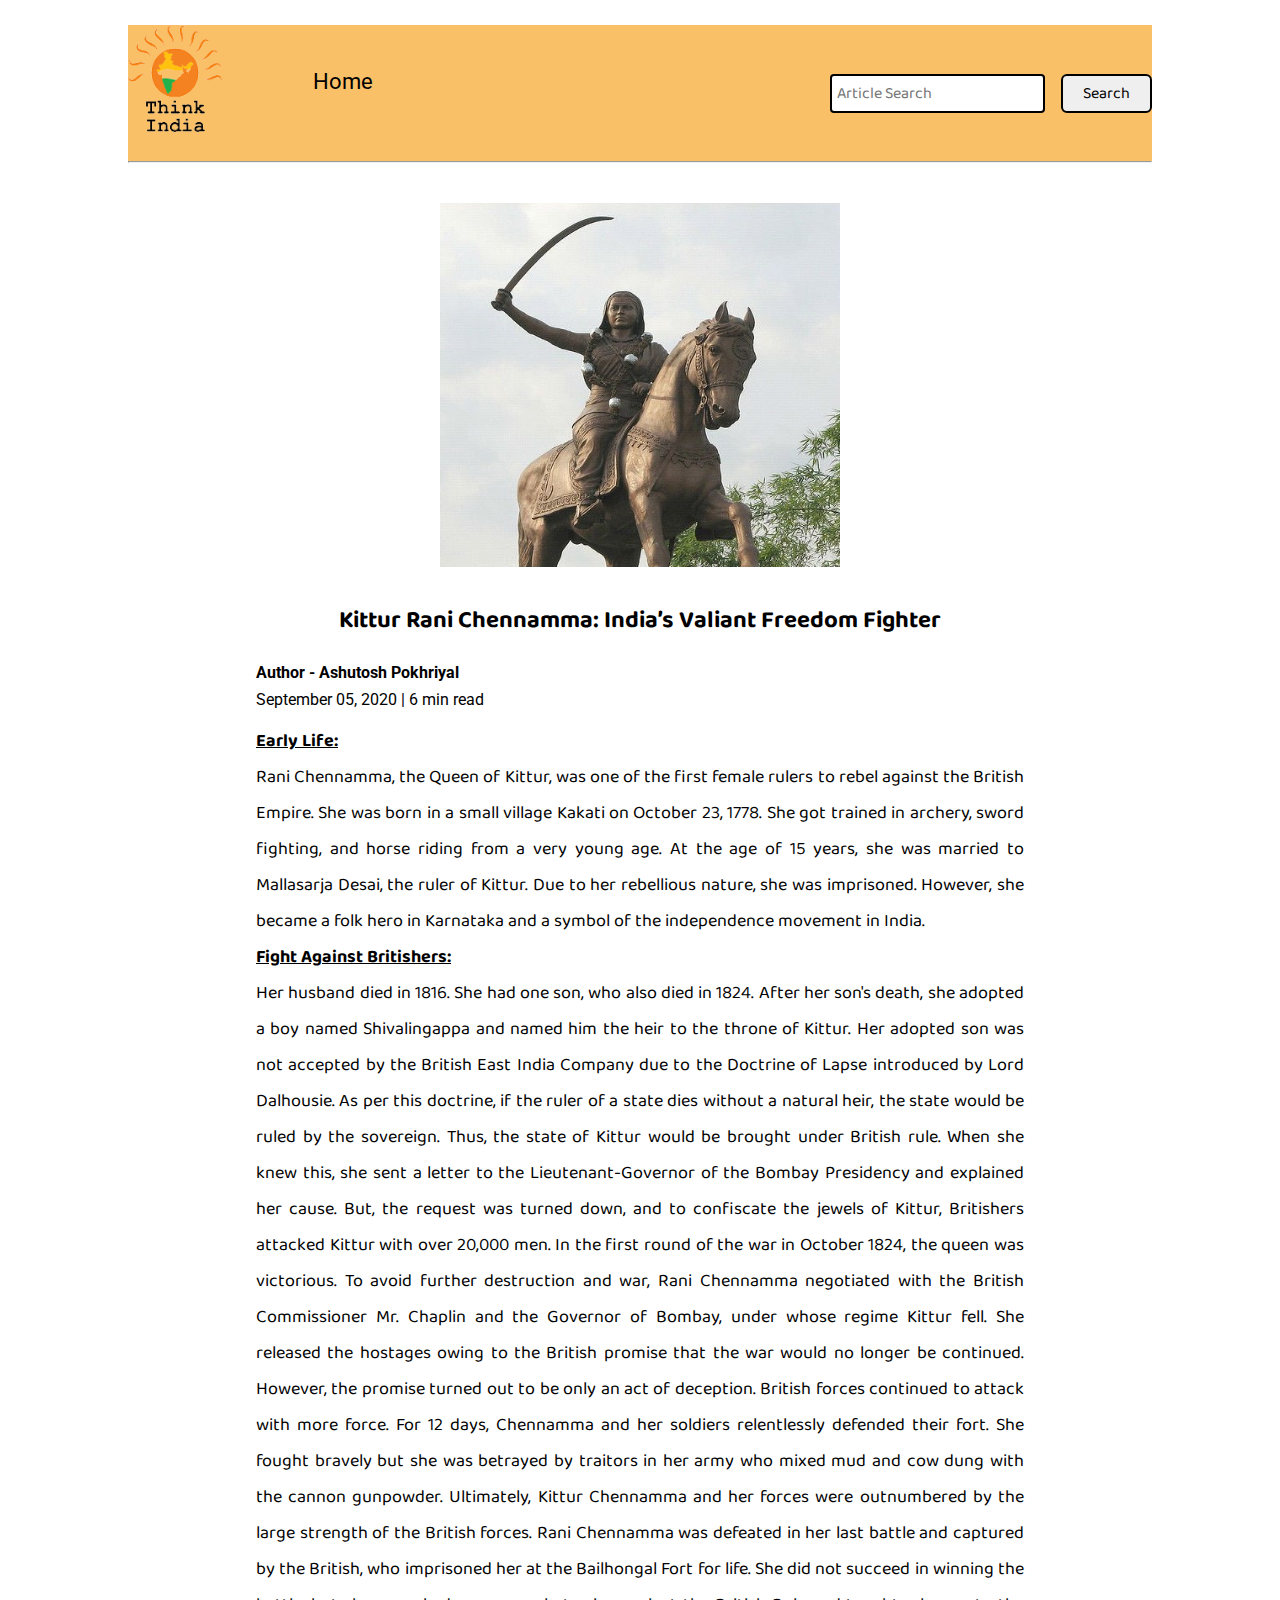
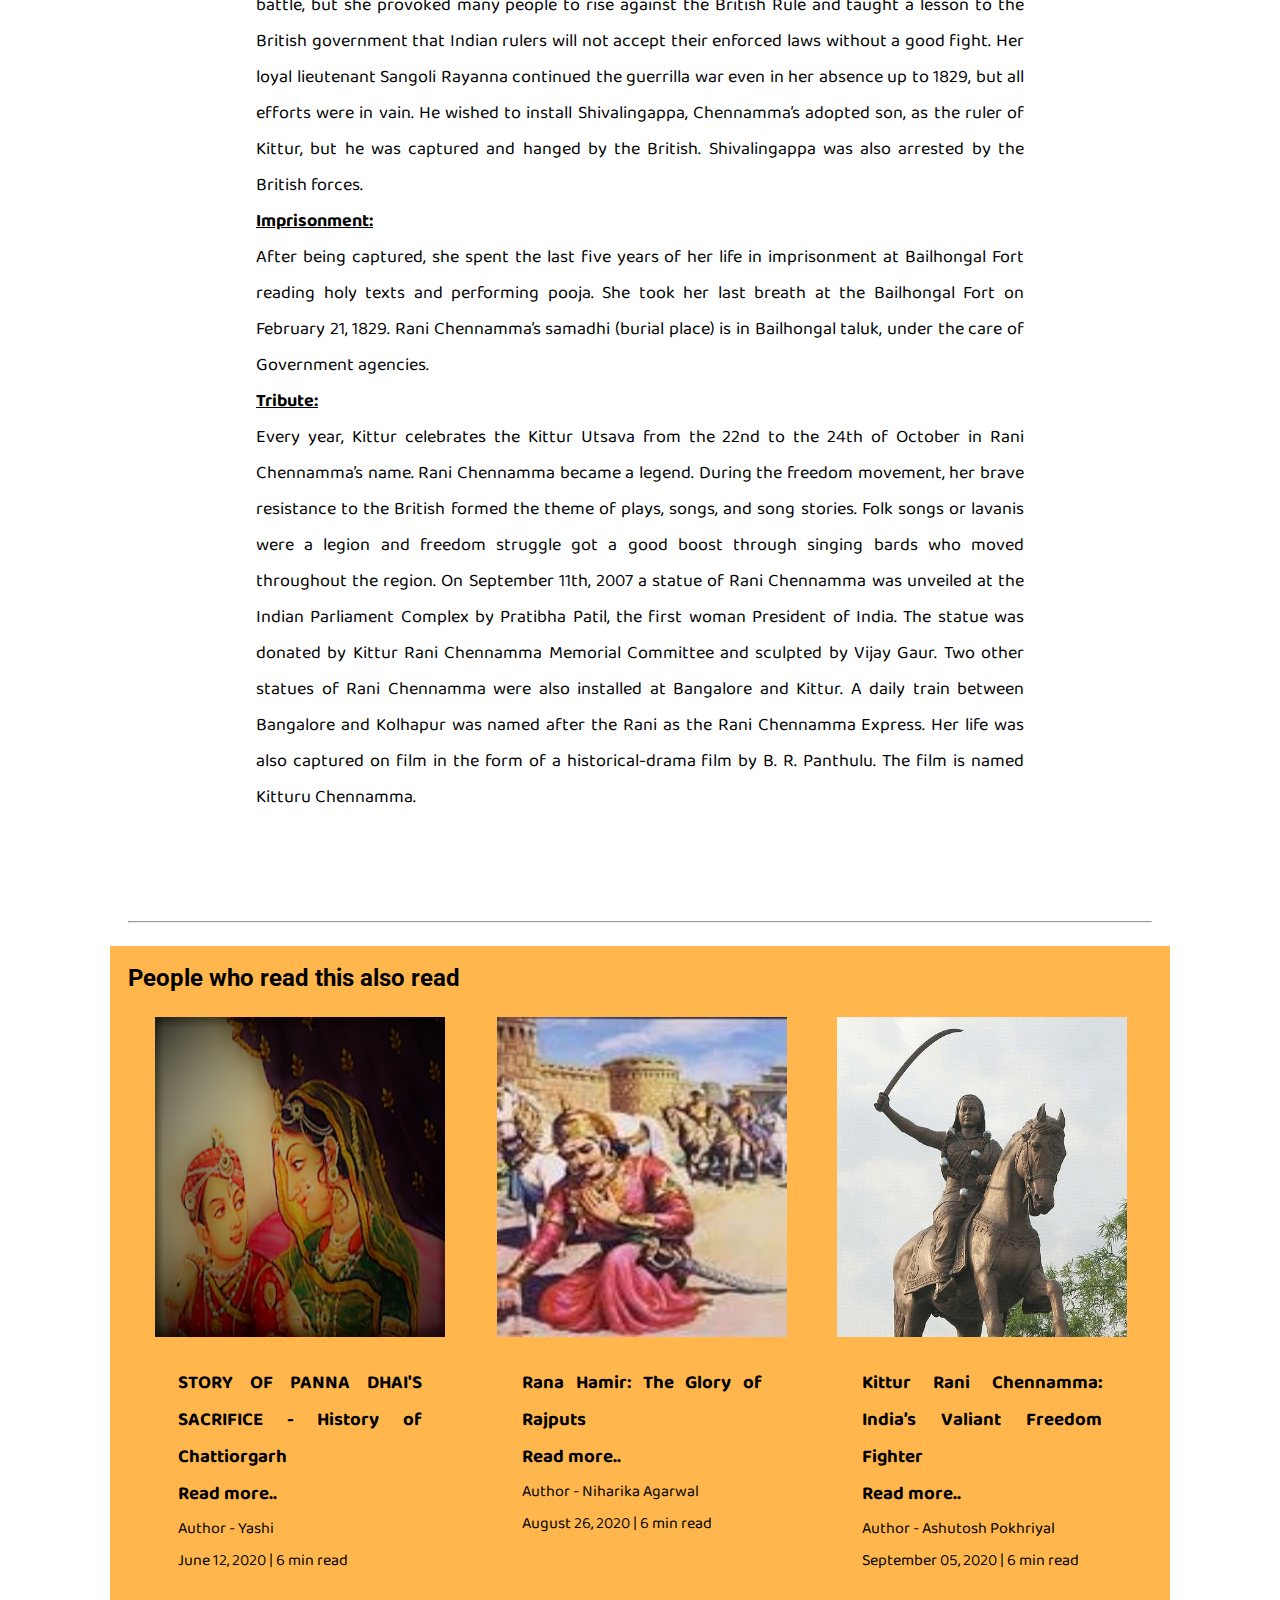
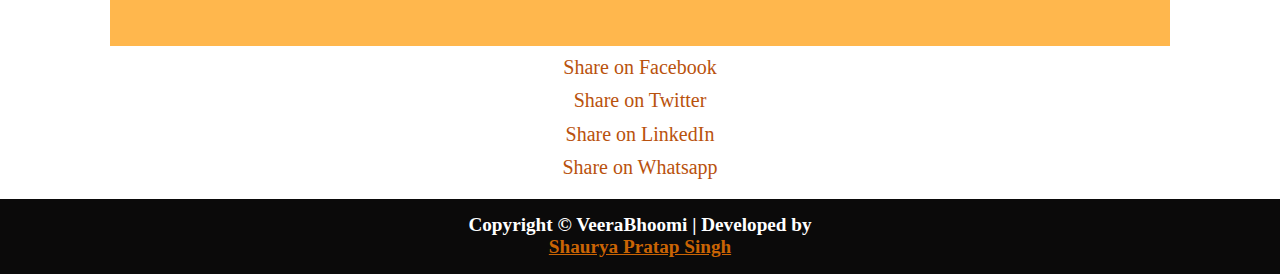
<file: html/kitturrani.html>
<!DOCTYPE html>
<html lang="en">

<head>
    <meta charset="UTF-8">
    <meta name="viewport" content="width=device-width, initial-scale=1.0">
    <link rel="stylesheet" href="/css/utils.css">
    <link rel="stylesheet" href="/css/style.css">
    <link rel="stylesheet" href="/css/blogpost.css">
    <link rel="stylesheet" href="/css/mobile.css">
    <link rel="stylesheet" href="/css/sharestyle.css">
    <title>VeeraBhoomi</title>
</head>

<body>
    <nav class="navigation max-width-1 m-auto">
        <div class="nav-left">
            <a href="/">
                <span><img src="/img/logoti.png" width="94px" alt=""></span>
            </a>
            <ul>
                <li><a href="/index.html">Home</a></li>

                <!-- <li><a href="/contact.html">Contact</a></li> -->
            </ul>
        </div>
        <div class="nav-right">
            <form action="/html/search.html" method="get">
                <input class="form-input" type="text" name="query" placeholder="Article Search">
                <button class="btn">Search</button>
            </form>

        </div>

    </nav>
    <div class="max-width-1 m-auto">
        <hr>
    </div>
    <div class="post-img">
        <img style="height: 90%;" src="/img/kittur.jpg" alt="">
        <!-- <img src="img/rajabhoj2.jpg" alt=""> -->
    </div>
    <div class="m-auto blog-post-content max-width-2 m-auto my-2">
        <h1 class="font1">Kittur Rani Chennamma: India’s Valiant Freedom Fighter</h1>
        <div class="blogpost-meta">
            <div class="author-info">
                <div>
                    <b>
                        Author - Ashutosh Pokhriyal
                    </b>
                </div>
                <div>September 05, 2020 | 6 min read</div>
            </div>
            <div class="social">
                <!-- <svg width="29" height="29" class="hk">
                    <path
                        d="M22.05 7.54a4.47 4.47 0 0 0-3.3-1.46 4.53 4.53 0 0 0-4.53 4.53c0 .35.04.7.08 1.05A12.9 12.9 0 0 1 5 6.89a5.1 5.1 0 0 0-.65 2.26c.03 1.6.83 2.99 2.02 3.79a4.3 4.3 0 0 1-2.02-.57v.08a4.55 4.55 0 0 0 3.63 4.44c-.4.08-.8.13-1.21.16l-.81-.08a4.54 4.54 0 0 0 4.2 3.15 9.56 9.56 0 0 1-5.66 1.94l-1.05-.08c2 1.27 4.38 2.02 6.94 2.02 8.3 0 12.86-6.9 12.84-12.85.02-.24 0-.43 0-.65a8.68 8.68 0 0 0 2.26-2.34c-.82.38-1.7.62-2.6.72a4.37 4.37 0 0 0 1.95-2.51c-.84.53-1.81.9-2.83 1.13z">
                    </path>
                </svg>

                <svg style="background: black;
                border-radius: 21px;" width="29" height="29" viewBox="0 0 29 29" fill="none" class="hk">
                    <path
                        d="M5 6.36C5 5.61 5.63 5 6.4 5h16.2c.77 0 1.4.61 1.4 1.36v16.28c0 .75-.63 1.36-1.4 1.36H6.4c-.77 0-1.4-.6-1.4-1.36V6.36z">
                    </path>
                    <path fill-rule="evenodd" clip-rule="evenodd"
                        d="M10.76 20.9v-8.57H7.89v8.58h2.87zm-1.44-9.75c1 0 1.63-.65 1.63-1.48-.02-.84-.62-1.48-1.6-1.48-.99 0-1.63.64-1.63 1.48 0 .83.62 1.48 1.59 1.48h.01zM12.35 20.9h2.87v-4.79c0-.25.02-.5.1-.7.2-.5.67-1.04 1.46-1.04 1.04 0 1.46.8 1.46 1.95v4.59h2.87v-4.92c0-2.64-1.42-3.87-3.3-3.87-1.55 0-2.23.86-2.61 1.45h.02v-1.24h-2.87c.04.8 0 8.58 0 8.58z"
                        fill="#fff"></path>
                </svg>

                <svg width="29" height="29" class="hk">
                    <path
                        d="M23.2 5H5.8a.8.8 0 0 0-.8.8V23.2c0 .44.35.8.8.8h9.3v-7.13h-2.38V13.9h2.38v-2.38c0-2.45 1.55-3.66 3.74-3.66 1.05 0 1.95.08 2.2.11v2.57h-1.5c-1.2 0-1.48.57-1.48 1.4v1.96h2.97l-.6 2.97h-2.37l.05 7.12h5.1a.8.8 0 0 0 .79-.8V5.8a.8.8 0 0 0-.8-.79">
                    </path>
                </svg> -->

            </div>
        </div>

        <p class="font1"> <span><u><b>Early Life:</b></u> </span> <br>

            Rani Chennamma, the Queen of Kittur, was one of the first female rulers to rebel against the British Empire.
            She was born in a small village Kakati on October 23, 1778. She got trained in archery, sword fighting, and
            horse riding from a very young age. At the age of 15 years, she was married to Mallasarja Desai, the ruler
            of Kittur.

            Due to her rebellious nature, she was imprisoned. However, she became a folk hero in Karnataka and a symbol
            of the independence movement in India.
        </p>



        <p class="font1"> <span><u><b>Fight Against Britishers:</b></u> </span> <br>



            Her husband died in 1816. She had one son, who also died in 1824. After her son's death, she adopted a boy
            named Shivalingappa and named him the heir to the throne of Kittur.

            Her adopted son was not accepted by the British East India Company due to the Doctrine of Lapse introduced
            by Lord Dalhousie. As per this doctrine, if the ruler of a state dies without a natural heir, the state
            would be ruled by the sovereign. Thus, the state of Kittur would be brought under British rule.

            When she knew this, she sent a letter to the Lieutenant-Governor of the Bombay Presidency and explained her
            cause. But, the request was turned down, and to confiscate the jewels of Kittur, Britishers attacked Kittur
            with over 20,000 men.

            In the first round of the war in October 1824, the queen was victorious. To avoid further destruction and
            war, Rani Chennamma negotiated with the British Commissioner Mr. Chaplin and the Governor of Bombay, under
            whose regime Kittur fell. She released the hostages owing to the British promise that the war would no
            longer be continued. However, the promise turned out to be only an act of deception.

            British forces continued to attack with more force. For 12 days, Chennamma and her soldiers relentlessly
            defended their fort. She fought bravely but she was betrayed by traitors in her army who mixed mud and cow
            dung with the cannon gunpowder. Ultimately, Kittur Chennamma and her forces were outnumbered by the large
            strength of the British forces. Rani Chennamma was defeated in her last battle and captured by the British,
            who imprisoned her at the Bailhongal Fort for life.

            She did not succeed in winning the battle, but she provoked many people to rise against the British Rule and
            taught a lesson to the British government that Indian rulers will not accept their enforced laws without a
            good fight.

            Her loyal lieutenant Sangoli Rayanna continued the guerrilla war even in her absence up to 1829, but all
            efforts were in vain. He wished to install Shivalingappa, Chennamma’s adopted son, as the ruler of Kittur,
            but he was captured and hanged by the British. Shivalingappa was also arrested by the British forces.
        </p>




        <p class="font1"> <span><u><b>Imprisonment:</b></u> </span> <br>

            
            After being captured, she spent the last five years of her life in imprisonment at Bailhongal Fort reading holy texts and performing pooja. She took her last breath at the Bailhongal Fort on February 21, 1829.
            
            Rani Chennamma’s samadhi (burial place) is in Bailhongal taluk, under the care of Government agencies.
        </p>

        
        <p class="font1"> <span><u><b>Tribute:</b></u> </span> <br>

            
            Every year, Kittur celebrates the Kittur Utsava from the 22nd to the 24th of October in Rani Chennamma’s name.
            
            Rani Chennamma became a legend. During the freedom movement, her brave resistance to the British formed the theme of plays, songs, and song stories. Folk songs or lavanis were a legion and freedom struggle got a good boost through singing bards who moved throughout the region.
            
            On September 11th, 2007 a statue of Rani Chennamma was unveiled at the Indian Parliament Complex by Pratibha Patil, the first woman President of India. The statue was donated by Kittur Rani Chennamma Memorial Committee and sculpted by Vijay Gaur. Two other statues of Rani Chennamma were also installed at Bangalore and Kittur.
            
            A daily train between Bangalore and Kolhapur was named after the Rani as the Rani Chennamma Express. Her life was also captured on film in the form of a historical-drama film by B. R. Panthulu. The film is named Kitturu Chennamma.
        </p>
        <br>


        <br>


        <!-- <img style="height: 330px; width:330px" src="img/pannadai2.PNG" alt=""> -->



        <br>






        <br>





    </div>

    <div class="max-width-1 m-auto">
        <hr>
    </div>
    <div class="home-articles max-width-1 m-auto font2">
        <h2>People who read this also read</h2>
        <div class="row">













            <div class="home-article more-post">
                <div class="home-article-img">
                    <img style="height: 320px; width:290px" src="/img/pannadai.PNG" alt="article">
                </div>
                <div class="home-article-content font1 center">
                    <h3>STORY OF PANNA DHAI'S SACRIFICE - History of Chattiorgarh</h3>
                    <a href="/html/pannadai.html">
                        <h3>Read more..</h3>
                    </a>
                    <div>Author - Yashi</div>
                    <span> June 12, 2020 | 6 min read</span>
                </div>
            </div>


            <div class="home-article more-post">
                <div class="home-article-img">
                    <img style="height: 320px; width:290px" src="/img/ranahmir.jpg" alt="article">
                </div>
                <div class="home-article-content font1 center">
                    <h3>Rana Hamir: The Glory of Rajputs</h3>
                    <a href="/html/ranahamir.html">
                        <h3>Read more..</h3>
                    </a>
                    <div>Author - Niharika Agarwal</div>
                    <span> August 26, 2020 | 6 min read</span>
                </div>
            </div>



            <div class="home-article more-post">
                <div class="home-article-img">
                    <img style="height: 320px; width:290px" src="/img/kittur.jpg" alt="article">
                </div>
                <div class="home-article-content font1 center">
                    <h3>Kittur Rani Chennamma: India’s Valiant Freedom Fighter</h3>
                    <a href="/html/kitturrani.html">
                        <h3>Read more..</h3>
                    </a>
                    <div>Author - Ashutosh Pokhriyal</div>
                    <span> September 05, 2020 | 6 min read</span>
                </div>
            </div>



        </div>
    </div>

 
    <div class="links">
        <ul>
            <li class="social-share-url facebook">Share on Facebook</li>
            <li class="social-share-url twitter">Share on Twitter</li>
            <li class="social-share-url linkedin">Share on LinkedIn</li>
            <li class="social-share-url whatsapp">Share on Whatsapp</li>
        </ul>
    </div>
    
    
    <script src='https://cdnjs.cloudflare.com/ajax/libs/jquery/3.1.0/jquery.min.js'></script>
    <script  src="/script.js"></script>


    <div class="footer">
        <p>Copyright &copy; VeeraBhoomi | Developed by </p>
        <a href="https://github.com/shaurya127">Shaurya Pratap Singh</a>

        <!-- <a href="https://www.vecteezy.com/free-vector/typewriter">Vector Credits: Vecteezy</a>  -->
    </div>

</body>

</html>
</file>
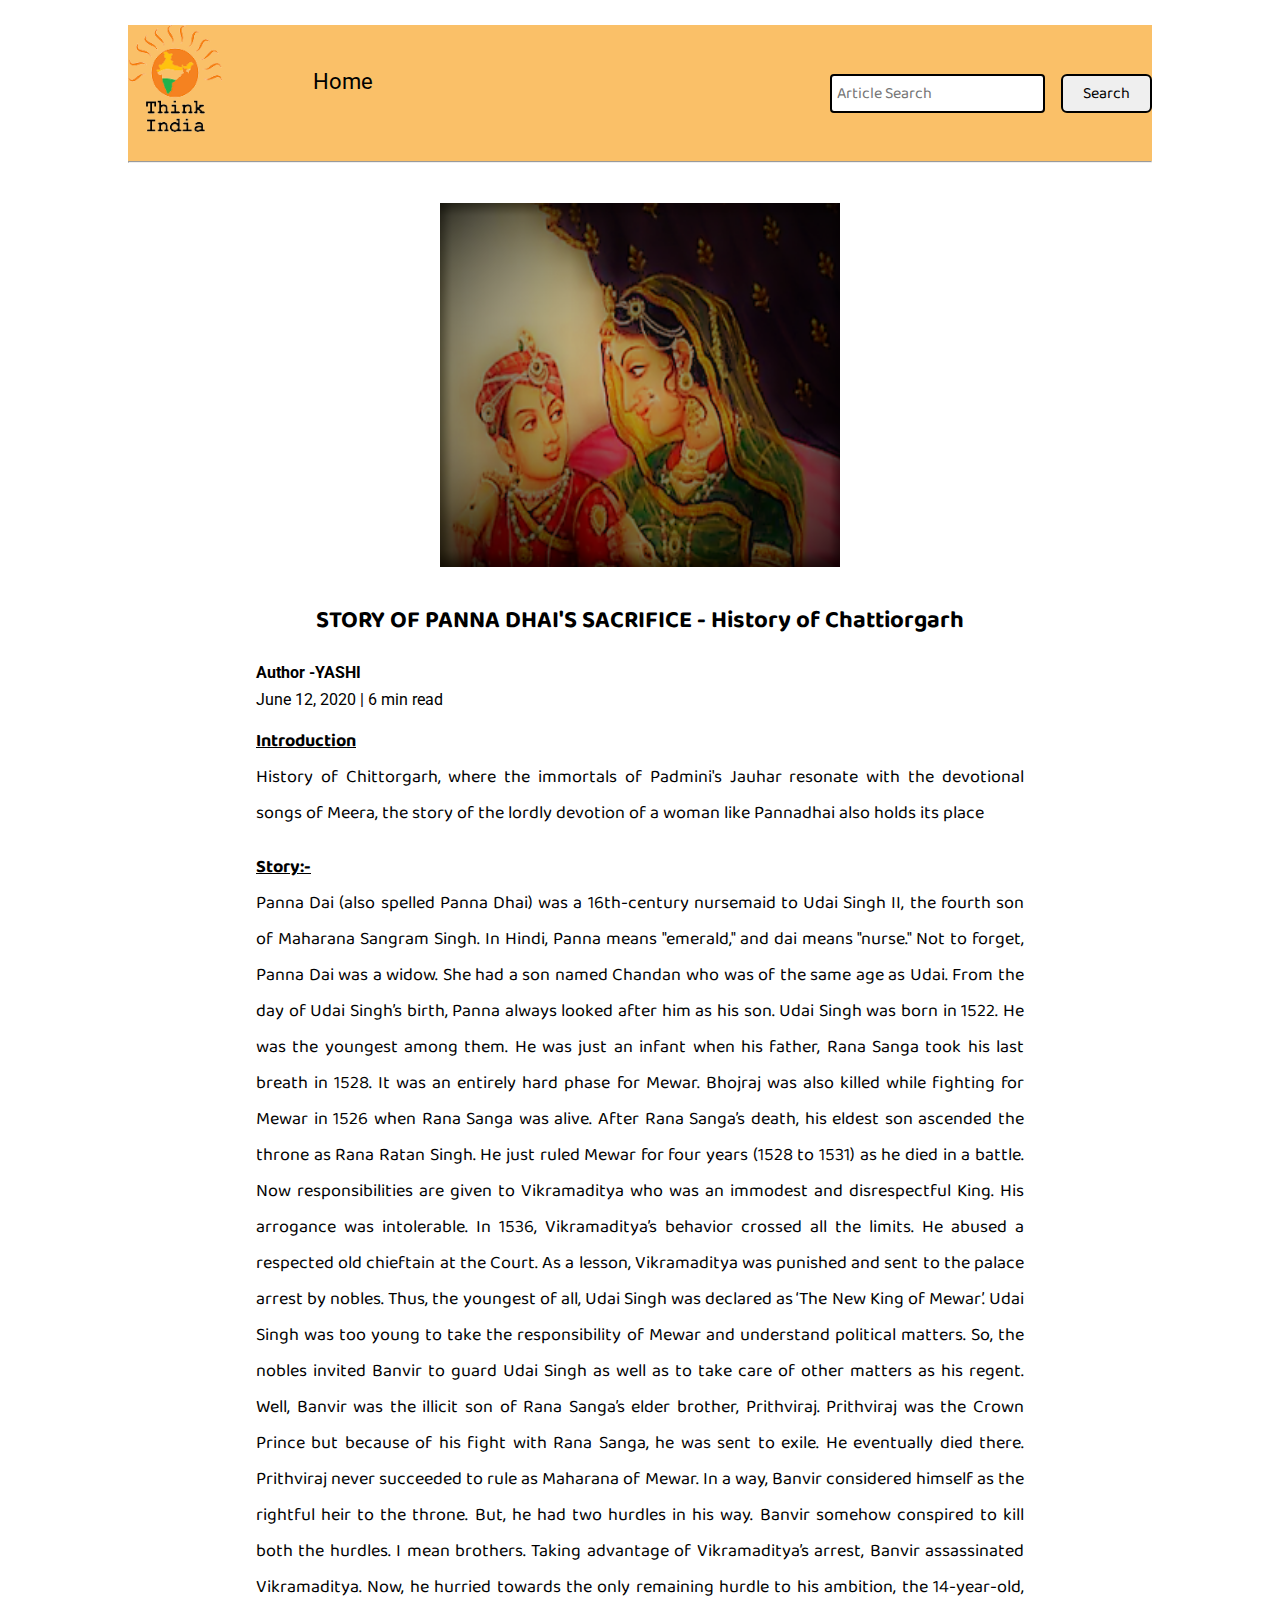
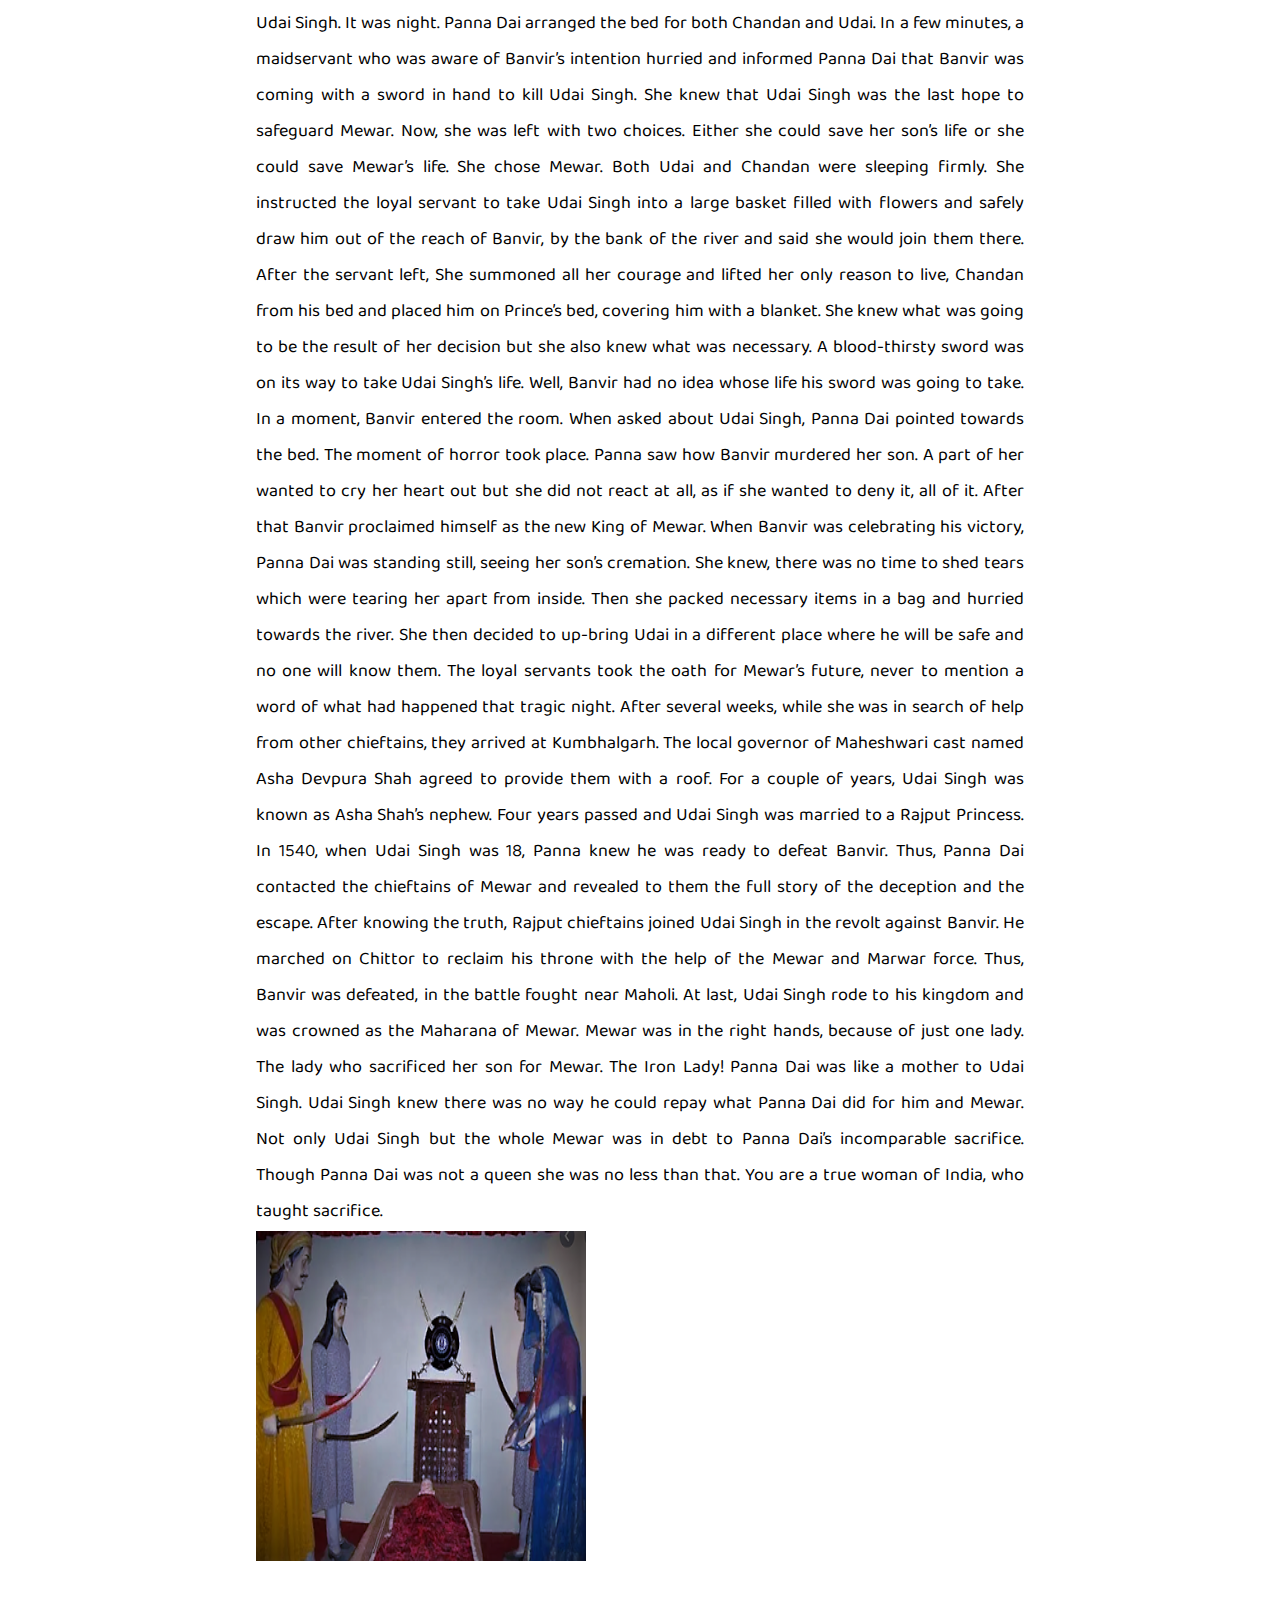
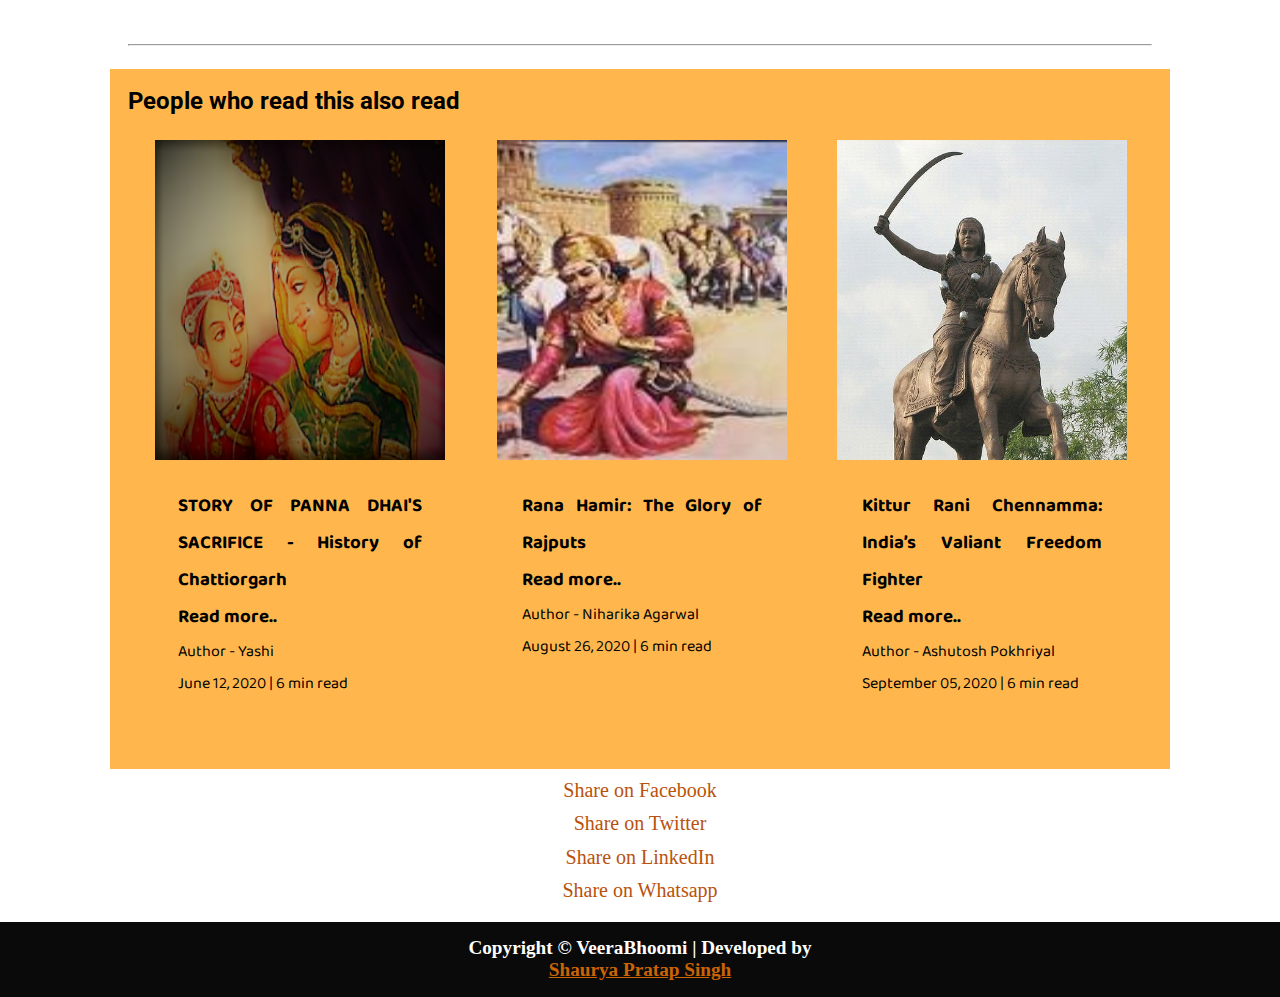
<file: html/pannadai.html>
<!DOCTYPE html>
<html lang="en">

<head>
    <meta charset="UTF-8">
    <meta name="viewport" content="width=device-width, initial-scale=1.0">
    <link rel="stylesheet" href="/css/utils.css">
    <link rel="stylesheet" href="/css/style.css">
    <link rel="stylesheet" href="/css/blogpost.css">
    <link rel="stylesheet" href="/css/mobile.css">
    <link rel="stylesheet" href="/css/sharestyle.css">
    <title>VeeraBhoomi</title>
</head>

<body>
    <nav class="navigation max-width-1 m-auto">
        <div class="nav-left">
            <a href="/">
                <span><img src="/img/logoti.png" width="94px" alt=""></span>
            </a>
            <ul>
                <li><a href="/index.html">Home</a></li>

                <!-- <li><a href="/contact.html">Contact</a></li> -->
            </ul>
        </div>
        <div class="nav-right">
            <form action="/html/search.html" method="get">
                <input class="form-input" type="text" name="query" placeholder="Article Search">
                <button class="btn">Search</button>
            </form>

        </div>

    </nav>
    <div class="max-width-1 m-auto">
        <hr>
    </div>
    <div class="post-img">
        <img style="height: 90%;" src="/img/pannadai.PNG" alt="">
        <!-- <img src="img/rajabhoj2.jpg" alt=""> -->
    </div>
    <div class="m-auto blog-post-content max-width-2 m-auto my-2">
        <h1 class="font1">STORY OF PANNA DHAI'S SACRIFICE - History of Chattiorgarh</h1>
        <div class="blogpost-meta">
            <div class="author-info">
                <div>
                    <b>
                        Author -YASHI 

                    </b>
                </div>
                <div>June 12, 2020 | 6 min read</div>
            </div>
            <div class="social">
                <!-- <svg width="29" height="29" class="hk">
                    <path
                        d="M22.05 7.54a4.47 4.47 0 0 0-3.3-1.46 4.53 4.53 0 0 0-4.53 4.53c0 .35.04.7.08 1.05A12.9 12.9 0 0 1 5 6.89a5.1 5.1 0 0 0-.65 2.26c.03 1.6.83 2.99 2.02 3.79a4.3 4.3 0 0 1-2.02-.57v.08a4.55 4.55 0 0 0 3.63 4.44c-.4.08-.8.13-1.21.16l-.81-.08a4.54 4.54 0 0 0 4.2 3.15 9.56 9.56 0 0 1-5.66 1.94l-1.05-.08c2 1.27 4.38 2.02 6.94 2.02 8.3 0 12.86-6.9 12.84-12.85.02-.24 0-.43 0-.65a8.68 8.68 0 0 0 2.26-2.34c-.82.38-1.7.62-2.6.72a4.37 4.37 0 0 0 1.95-2.51c-.84.53-1.81.9-2.83 1.13z">
                    </path>
                </svg>

                <svg style="background: black;
                border-radius: 21px;" width="29" height="29" viewBox="0 0 29 29" fill="none" class="hk">
                    <path
                        d="M5 6.36C5 5.61 5.63 5 6.4 5h16.2c.77 0 1.4.61 1.4 1.36v16.28c0 .75-.63 1.36-1.4 1.36H6.4c-.77 0-1.4-.6-1.4-1.36V6.36z">
                    </path>
                    <path fill-rule="evenodd" clip-rule="evenodd"
                        d="M10.76 20.9v-8.57H7.89v8.58h2.87zm-1.44-9.75c1 0 1.63-.65 1.63-1.48-.02-.84-.62-1.48-1.6-1.48-.99 0-1.63.64-1.63 1.48 0 .83.62 1.48 1.59 1.48h.01zM12.35 20.9h2.87v-4.79c0-.25.02-.5.1-.7.2-.5.67-1.04 1.46-1.04 1.04 0 1.46.8 1.46 1.95v4.59h2.87v-4.92c0-2.64-1.42-3.87-3.3-3.87-1.55 0-2.23.86-2.61 1.45h.02v-1.24h-2.87c.04.8 0 8.58 0 8.58z"
                        fill="#fff"></path>
                </svg>

                <svg width="29" height="29" class="hk">
                    <path
                        d="M23.2 5H5.8a.8.8 0 0 0-.8.8V23.2c0 .44.35.8.8.8h9.3v-7.13h-2.38V13.9h2.38v-2.38c0-2.45 1.55-3.66 3.74-3.66 1.05 0 1.95.08 2.2.11v2.57h-1.5c-1.2 0-1.48.57-1.48 1.4v1.96h2.97l-.6 2.97h-2.37l.05 7.12h5.1a.8.8 0 0 0 .79-.8V5.8a.8.8 0 0 0-.8-.79">
                    </path>
                </svg> -->

            </div>
        </div>

        <p class="font1"> <span><u><b>Introduction</b></u> </span> <br>
            History of Chittorgarh, where the immortals of Padmini's Jauhar resonate
             with the devotional songs of Meera, the story of the lordly devotion of a woman like Pannadhai also holds its place
        </p>

        <br>

        <p class="font1"> <span><u><b>Story:-</b></u> </span> <br>


            Panna Dai (also spelled Panna Dhai) was a 16th-century nursemaid to Udai Singh II, the fourth son of Maharana Sangram Singh. In Hindi, Panna means "emerald," and dai means "nurse." Not to forget, Panna Dai was a widow. She had a son named Chandan who was of the same age as Udai. From the day of Udai Singh’s birth, Panna always looked after him as his son.

Udai Singh was born in 1522. He was the youngest among them. He was just an infant when his father, Rana Sanga took his last breath in 1528. It was an entirely hard phase for Mewar. Bhojraj was also killed while fighting for Mewar in 1526 when Rana Sanga was alive. After Rana Sanga’s death, his eldest son ascended the throne as Rana Ratan Singh. He just ruled Mewar for four years (1528 to 1531) as he died in a battle.

Now responsibilities are given to Vikramaditya who was an immodest and disrespectful King. His arrogance was intolerable. In 1536, Vikramaditya’s behavior crossed all the limits. He abused a respected old chieftain at the Court. As a lesson, Vikramaditya was punished and sent to the palace arrest by nobles. Thus, the youngest of all, Udai Singh was declared as ‘The New King of Mewar’.

Udai Singh was too young to take the responsibility of Mewar and understand political matters. So, the nobles invited Banvir to guard Udai Singh as well as to take care of other matters as his regent. Well, Banvir was the illicit son of Rana Sanga’s elder brother, Prithviraj. Prithviraj was the Crown Prince but because of his fight with Rana Sanga, he was sent to exile. He eventually died there.

Prithviraj never succeeded to rule as Maharana of Mewar. In a way, Banvir considered himself as the rightful heir to the throne. But, he had two hurdles in his way. Banvir somehow conspired to kill both the hurdles. I mean brothers. Taking advantage of Vikramaditya’s arrest, Banvir assassinated Vikramaditya. Now, he hurried towards the only remaining hurdle to his ambition, the 14-year-old, Udai Singh.

It was night. Panna Dai arranged the bed for both Chandan and Udai. In a few minutes, a maidservant who was aware of Banvir’s intention hurried and informed Panna Dai that Banvir was coming with a sword in hand to kill Udai Singh. She knew that Udai Singh was the last hope to safeguard Mewar.

Now, she was left with two choices. Either she could save her son’s life or she could save Mewar’s life. She chose Mewar. Both Udai and Chandan were sleeping firmly. She instructed the loyal servant to take Udai Singh into a large basket filled with flowers and safely draw him out of the reach of Banvir, by the bank of the river and said she would join them there. After the servant left, She summoned all her courage and lifted her only reason to live, Chandan from his bed and placed him on Prince’s bed, covering him with a blanket. She knew what was going to be the result of her decision but she also knew what was necessary.

A blood-thirsty sword was on its way to take Udai Singh’s life. Well, Banvir had no idea whose life his sword was going to take. In a moment, Banvir entered the room. When asked about Udai Singh, Panna Dai pointed towards the bed. The moment of horror took place. Panna saw how Banvir murdered her son. A part of her wanted to cry her heart out but she did not react at all, as if she wanted to deny it, all of it.

After that Banvir proclaimed himself as the new King of Mewar. When Banvir was celebrating his victory, Panna Dai was standing still, seeing her son’s cremation. She knew, there was no time to shed tears which were tearing her apart from inside.

Then she packed necessary items in a bag and hurried towards the river. She then decided to up-bring Udai in a different place where he will be safe and no one will know them. The loyal servants took the oath for Mewar’s future, never to mention a word of what had happened that tragic night.

After several weeks, while she was in search of help from other chieftains, they arrived at Kumbhalgarh. The local governor of Maheshwari cast named Asha Devpura Shah agreed to provide them with a roof. For a couple of years, Udai Singh was known as Asha Shah’s nephew.

Four years passed and Udai Singh was married to a Rajput Princess. In 1540, when Udai Singh was 18, Panna knew he was ready to defeat Banvir. Thus, Panna Dai contacted the chieftains of Mewar and revealed to them the full story of the deception and the escape.

After knowing the truth, Rajput chieftains joined Udai Singh in the revolt against Banvir. He marched on Chittor to reclaim his throne with the help of the Mewar and Marwar force. Thus, Banvir was defeated, in the battle fought near Maholi.

At last, Udai Singh rode to his kingdom and was crowned as the Maharana of Mewar. Mewar was in the right hands, because of just one lady. The lady who sacrificed her son for Mewar. The Iron Lady!

Panna Dai was like a mother to Udai Singh. Udai Singh knew there was no way he could repay what Panna Dai did for him and Mewar. Not only Udai Singh but the whole Mewar was in debt to Panna Dai’s incomparable sacrifice.

Though Panna Dai was not a queen she was no less than that.
You are a true woman of India, who taught sacrifice.

            <br>


            <img style="height: 330px; width:330px" src="/img/pannadai2.PNG" alt="">



            <br>






            <br>





    </div>

    <div class="max-width-1 m-auto">
        <hr>
    </div>
    <div class="home-articles max-width-1 m-auto font2">
        <h2>People who read this also read</h2>
        <div class="row">













            <div class="home-article more-post">
                <div class="home-article-img">
                    <img style="height: 320px; width:290px" src="/img/pannadai.PNG" alt="article">
                </div>
                <div class="home-article-content font1 center">
                    <h3>STORY OF PANNA DHAI'S SACRIFICE - History of Chattiorgarh</h3>
                    <a href="/html/pannadai.html">
                        <h3>Read more..</h3>
                    </a>
                    <div>Author - Yashi</div>
                    <span> June 12, 2020 | 6 min read</span>
                </div>
            </div>


            <div class="home-article more-post">
                <div class="home-article-img">
                    <img style="height: 320px; width:290px" src="/img/ranahmir.jpg" alt="article">
                </div>
                <div class="home-article-content font1 center">
                    <h3>Rana Hamir: The Glory of Rajputs</h3>
                    <a href="/html/ranahamir.html">
                        <h3>Read more..</h3>
                    </a>
                    <div>Author - Niharika Agarwal</div>
                    <span> August 26, 2020 | 6 min read</span>
                </div>
            </div>


            
            <div class="home-article more-post">
                <div class="home-article-img">
                    <img style="height: 320px; width:290px" src="/img/kittur.jpg" alt="article">
                </div>
                <div class="home-article-content font1 center">
                    <h3>Kittur Rani Chennamma: India’s Valiant Freedom Fighter</h3>
                    <a href="/html/kitturrani.html">
                        <h3>Read more..</h3>
                    </a>
                    <div>Author -  Ashutosh Pokhriyal</div>
                    <span> September 05, 2020 | 6 min read</span>
                </div>
            </div>



        </div>
    </div>



 
    <div class="links">
        <ul>
            <li class="social-share-url facebook">Share on Facebook</li>
            <li class="social-share-url twitter">Share on Twitter</li>
            <li class="social-share-url linkedin">Share on LinkedIn</li>
            <li class="social-share-url whatsapp">Share on Whatsapp</li>
        </ul>
    </div>
    
    
    <script src='https://cdnjs.cloudflare.com/ajax/libs/jquery/3.1.0/jquery.min.js'></script>
    <script  src="/script.js"></script>



    <div class="footer">
        <p>Copyright &copy; VeeraBhoomi | Developed by </p>
        <a href="https://github.com/shaurya127">Shaurya Pratap Singh</a>

        <!-- <a href="https://www.vecteezy.com/free-vector/typewriter">Vector Credits: Vecteezy</a>  -->
    </div>
</body>

</html>
</file>
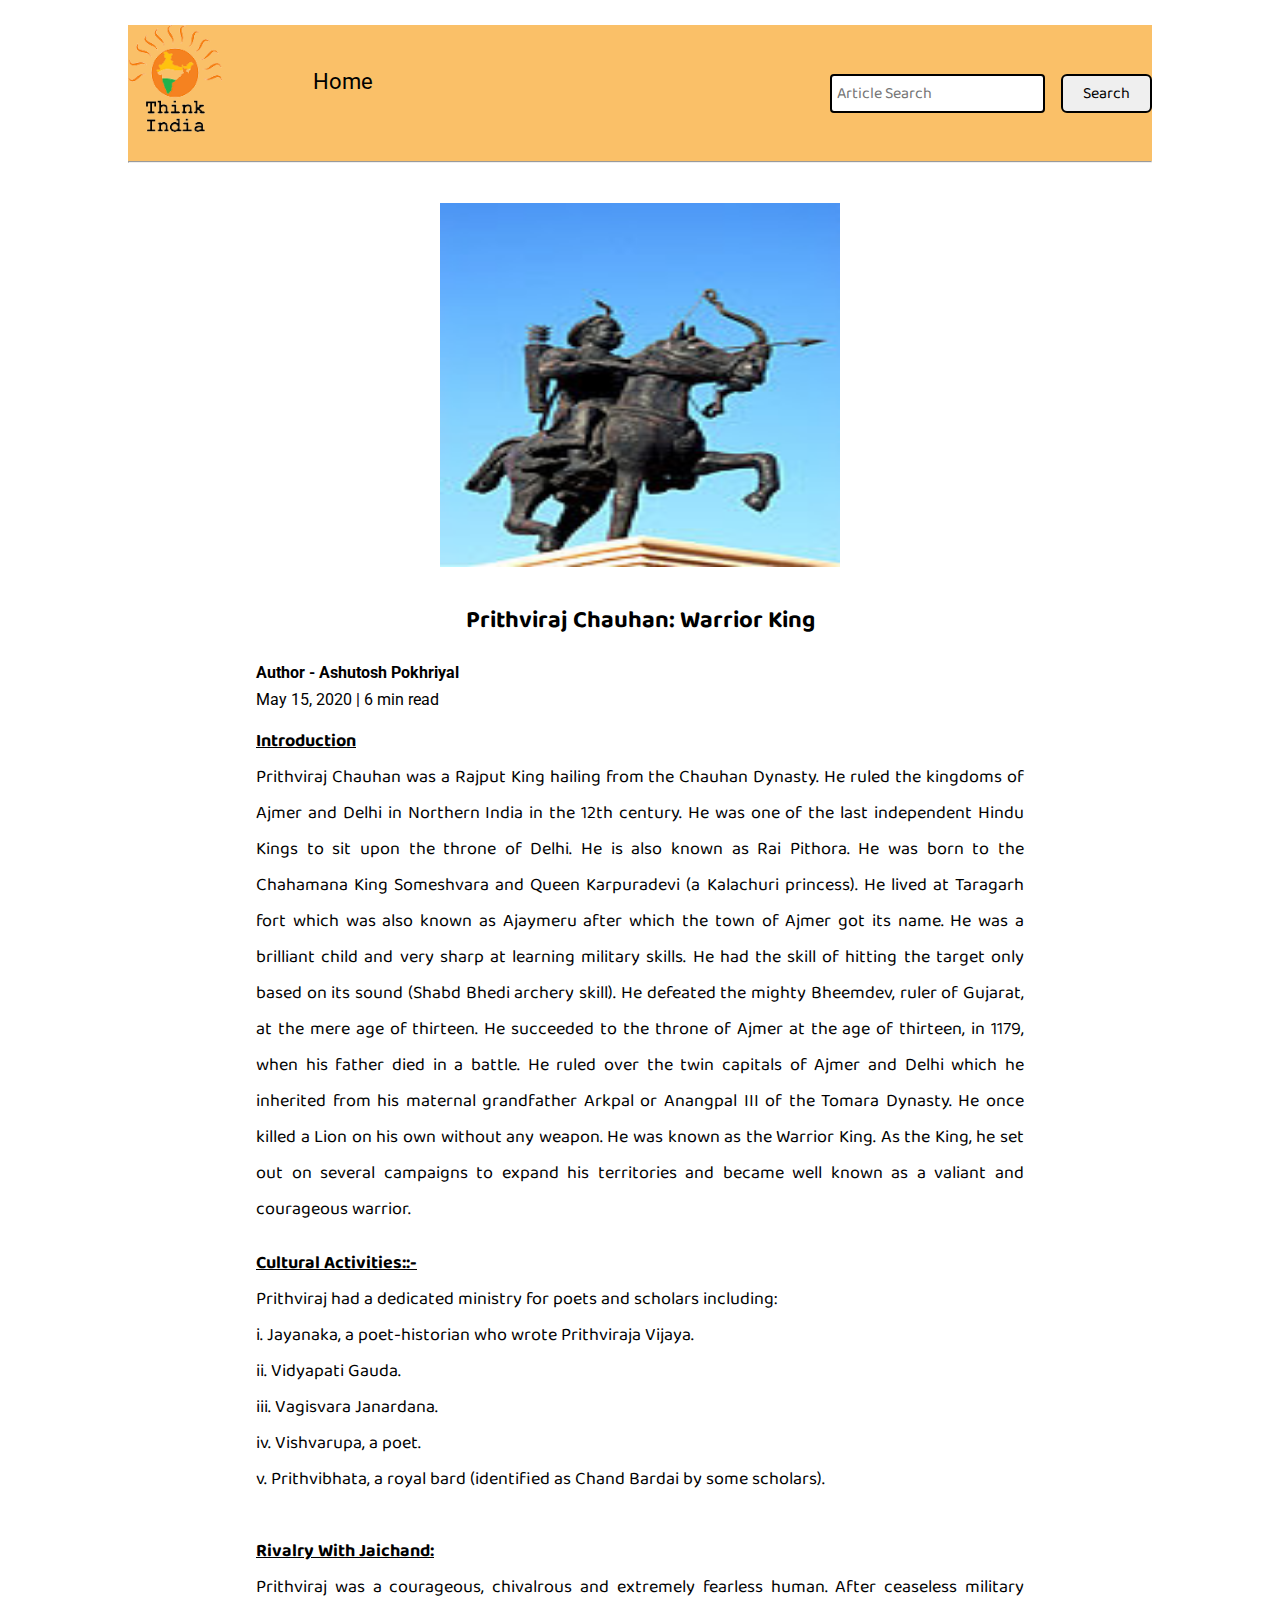
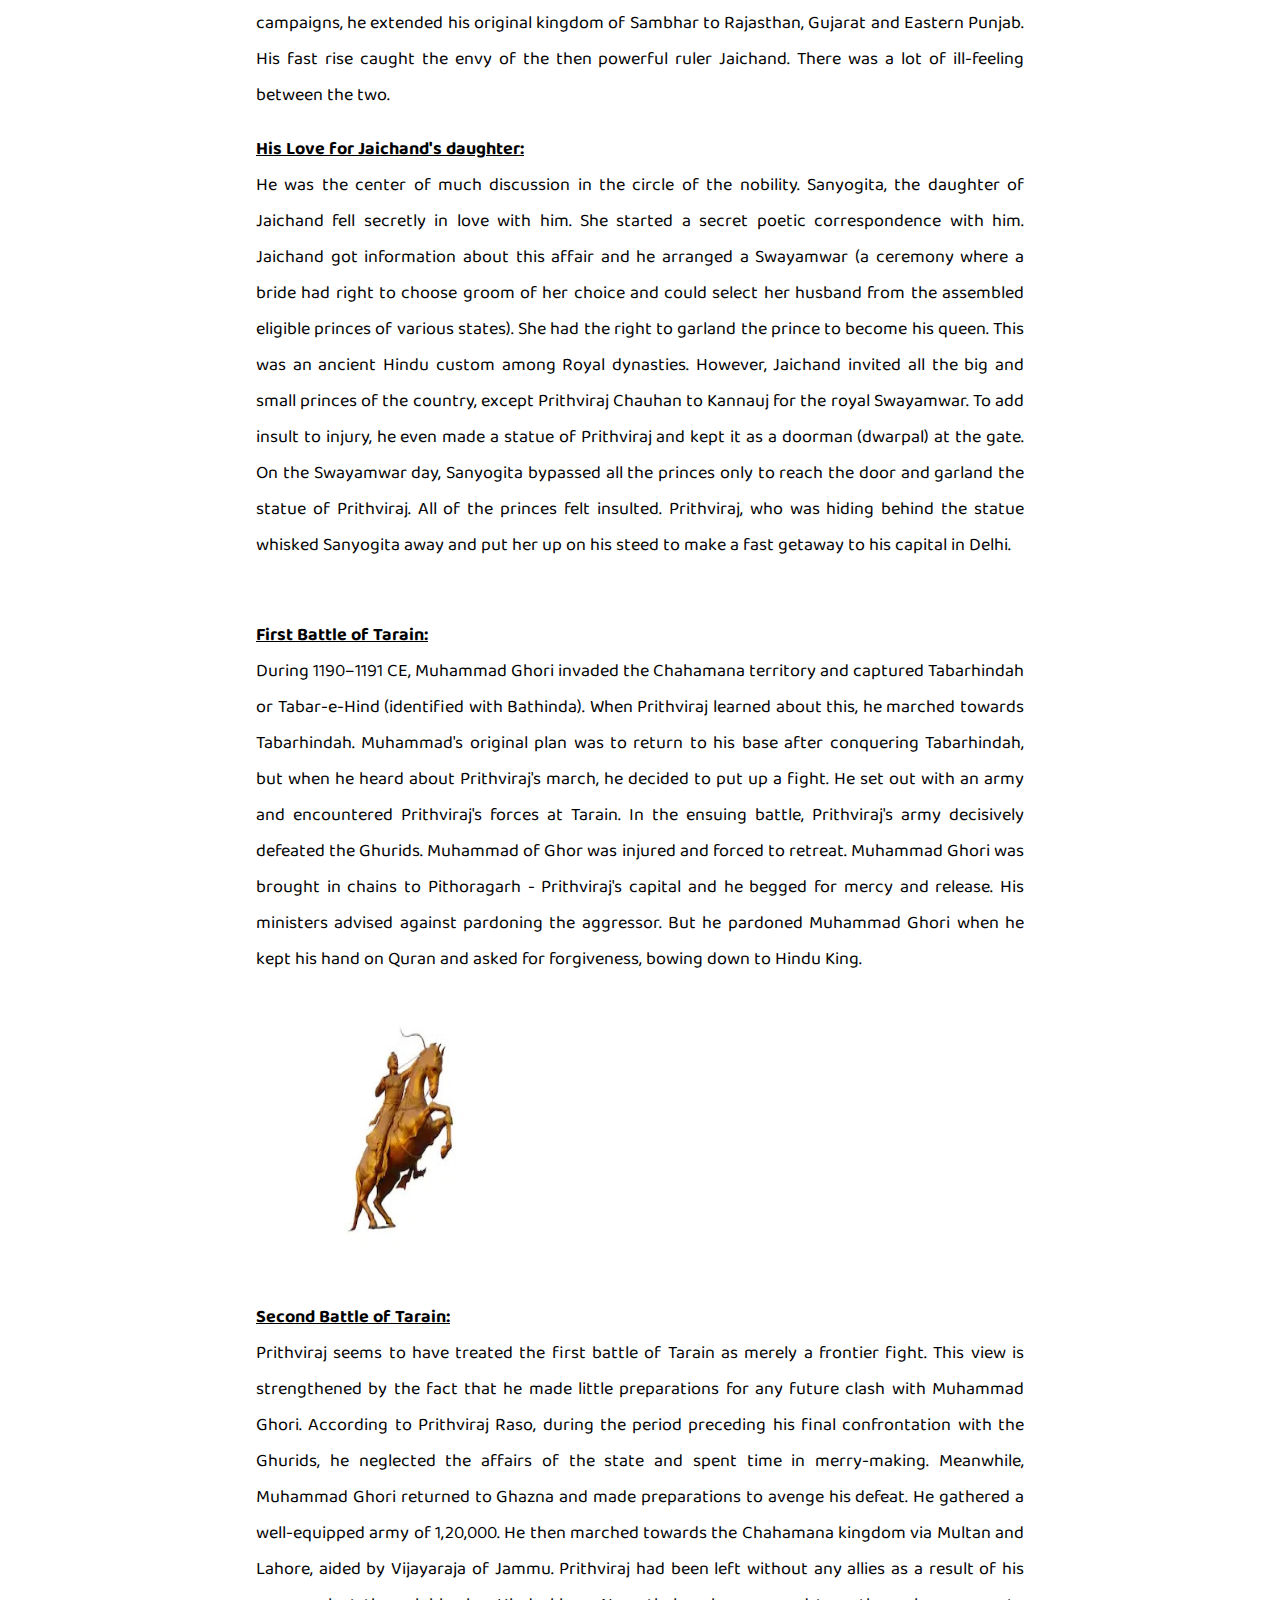
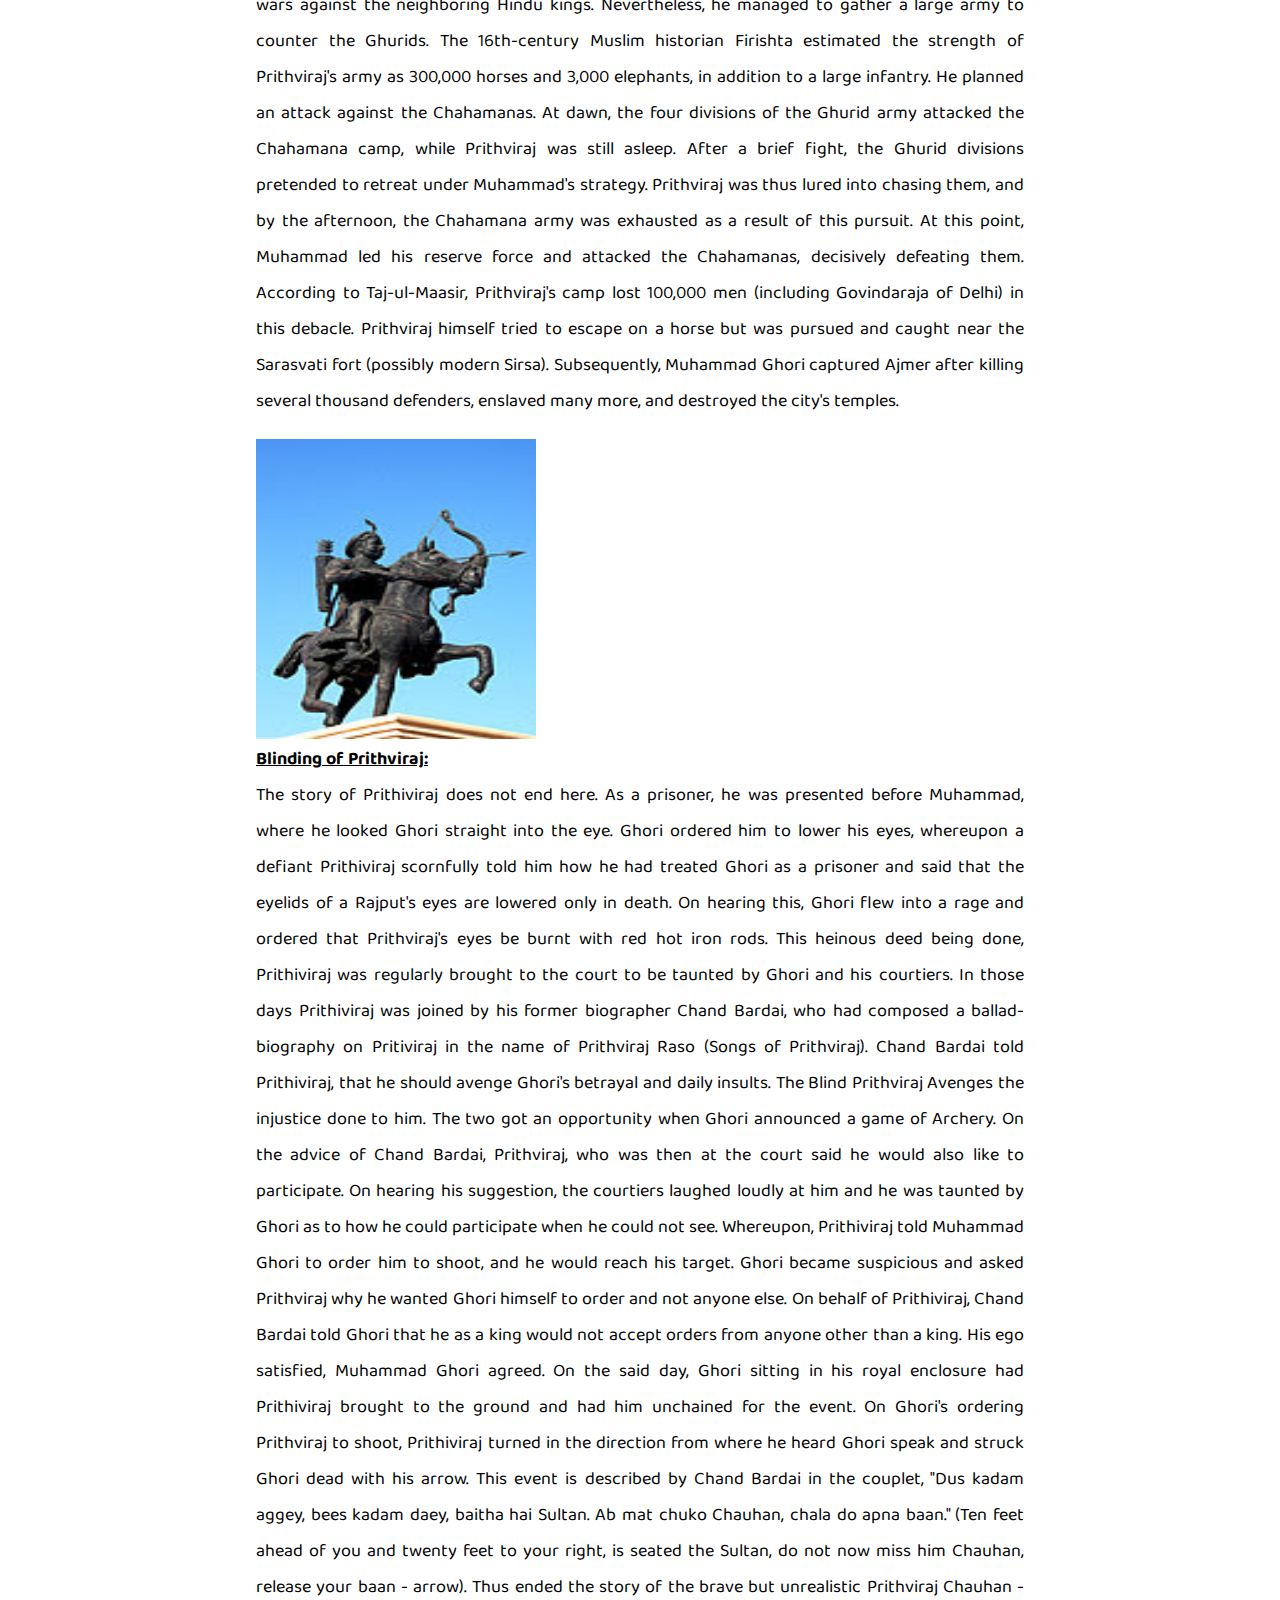
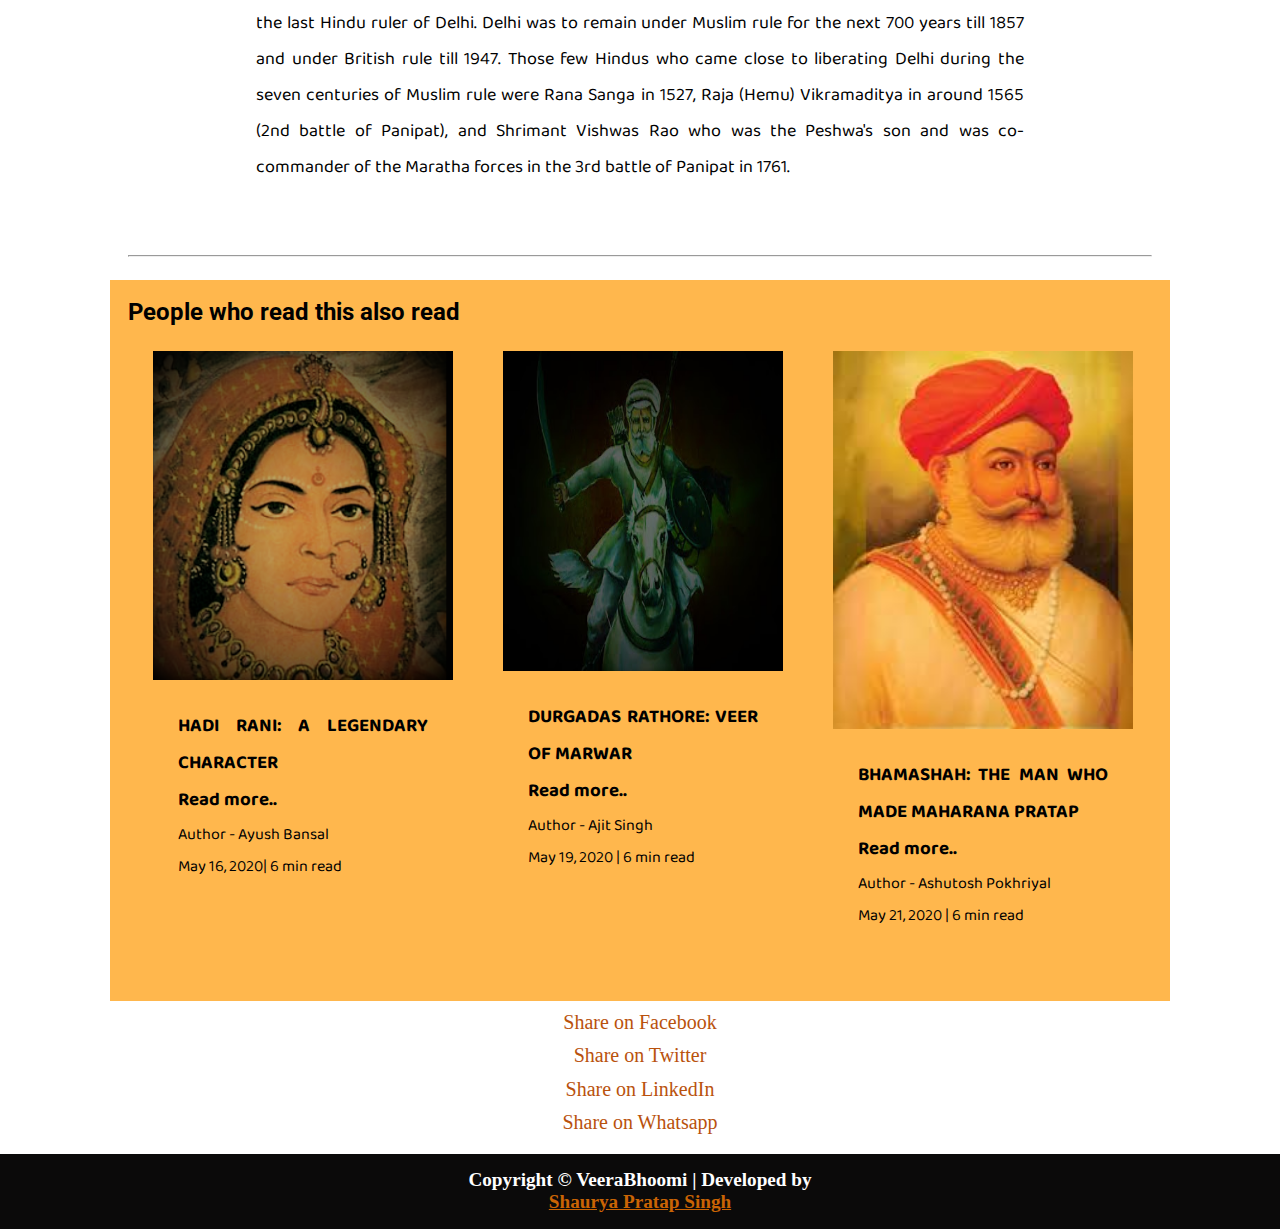
<file: html/prithviraj.html>
<!DOCTYPE html>
<html lang="en">

<head>
    <meta charset="UTF-8">
    <meta name="viewport" content="width=device-width, initial-scale=1.0">
    <link rel="stylesheet" href="/css/utils.css">
    <link rel="stylesheet" href="/css/style.css">
    <link rel="stylesheet" href="/css/blogpost.css">
    <link rel="stylesheet" href="/css/mobile.css">
    <link rel="stylesheet" href="/css/sharestyle.css">
    <title>VeeraBhoomi</title>
</head>

<body>
    <nav class="navigation max-width-1 m-auto">
        <div class="nav-left">
            <a href="/">
                <span><img src="/img/logoti.png" width="94px" alt=""></span>
            </a>
            <ul>
                <li><a href="/index.html">Home</a></li>
                <!-- <li><a href="/contact.html">Contact</a></li> -->
            </ul>
        </div>
        <div class="nav-right">
            <form action="/html/search.html" method="get">
                <input class="form-input" type="text" name="query" placeholder="Article Search">
                <button class="btn">Search</button>
            </form>

        </div>

    </nav>
    <div class="max-width-1 m-auto">
        <hr>
    </div>
    <div class="post-img">
        <img style="height: 90%;" src="/img/prithviraj2.PNG" alt="">
        <!-- <img src="img/rajabhoj2.jpg" alt=""> -->
    </div>
    <div class="m-auto blog-post-content max-width-2 m-auto my-2">
        <h1 class="font1">Prithviraj Chauhan: Warrior King</h1>
        <div class="blogpost-meta">
            <div class="author-info">
                <div>
                    <b>
                        Author - Ashutosh Pokhriyal
                    </b>
                </div>
                <div>May 15, 2020 | 6 min read</div>
            </div>
            <div class="social">
                <!-- <svg width="29" height="29" class="hk">
                    <path
                        d="M22.05 7.54a4.47 4.47 0 0 0-3.3-1.46 4.53 4.53 0 0 0-4.53 4.53c0 .35.04.7.08 1.05A12.9 12.9 0 0 1 5 6.89a5.1 5.1 0 0 0-.65 2.26c.03 1.6.83 2.99 2.02 3.79a4.3 4.3 0 0 1-2.02-.57v.08a4.55 4.55 0 0 0 3.63 4.44c-.4.08-.8.13-1.21.16l-.81-.08a4.54 4.54 0 0 0 4.2 3.15 9.56 9.56 0 0 1-5.66 1.94l-1.05-.08c2 1.27 4.38 2.02 6.94 2.02 8.3 0 12.86-6.9 12.84-12.85.02-.24 0-.43 0-.65a8.68 8.68 0 0 0 2.26-2.34c-.82.38-1.7.62-2.6.72a4.37 4.37 0 0 0 1.95-2.51c-.84.53-1.81.9-2.83 1.13z">
                    </path>
                </svg>

                <svg style="background: black;
                border-radius: 21px;" width="29" height="29" viewBox="0 0 29 29" fill="none" class="hk">
                    <path
                        d="M5 6.36C5 5.61 5.63 5 6.4 5h16.2c.77 0 1.4.61 1.4 1.36v16.28c0 .75-.63 1.36-1.4 1.36H6.4c-.77 0-1.4-.6-1.4-1.36V6.36z">
                    </path>
                    <path fill-rule="evenodd" clip-rule="evenodd"
                        d="M10.76 20.9v-8.57H7.89v8.58h2.87zm-1.44-9.75c1 0 1.63-.65 1.63-1.48-.02-.84-.62-1.48-1.6-1.48-.99 0-1.63.64-1.63 1.48 0 .83.62 1.48 1.59 1.48h.01zM12.35 20.9h2.87v-4.79c0-.25.02-.5.1-.7.2-.5.67-1.04 1.46-1.04 1.04 0 1.46.8 1.46 1.95v4.59h2.87v-4.92c0-2.64-1.42-3.87-3.3-3.87-1.55 0-2.23.86-2.61 1.45h.02v-1.24h-2.87c.04.8 0 8.58 0 8.58z"
                        fill="#fff"></path>
                </svg>

                <svg width="29" height="29" class="hk">
                    <path
                        d="M23.2 5H5.8a.8.8 0 0 0-.8.8V23.2c0 .44.35.8.8.8h9.3v-7.13h-2.38V13.9h2.38v-2.38c0-2.45 1.55-3.66 3.74-3.66 1.05 0 1.95.08 2.2.11v2.57h-1.5c-1.2 0-1.48.57-1.48 1.4v1.96h2.97l-.6 2.97h-2.37l.05 7.12h5.1a.8.8 0 0 0 .79-.8V5.8a.8.8 0 0 0-.8-.79">
                    </path>
                </svg> -->

            </div>
        </div>

        <p class="font1"> <span><u><b>Introduction</b></u> </span> <br>
            Prithviraj Chauhan was a Rajput King hailing from the Chauhan Dynasty. He ruled the kingdoms of Ajmer and
            Delhi in Northern India in the 12th century. He was one of the last independent Hindu Kings to sit upon the
            throne of Delhi.
            He is also known as Rai Pithora. He was born to the Chahamana King Someshvara and Queen Karpuradevi (a
            Kalachuri princess).
            He lived at Taragarh fort which was also known as Ajaymeru after which the town of Ajmer got its name.
            He was a brilliant child and very sharp at learning military skills. He had the skill of hitting the target
            only based on its sound (Shabd Bhedi archery skill). He defeated the mighty Bheemdev, ruler of Gujarat, at
            the mere age of thirteen.
            He succeeded to the throne of Ajmer at the age of thirteen, in 1179, when his father died in a battle. He
            ruled over the twin capitals of Ajmer and Delhi which he inherited from his maternal grandfather Arkpal or
            Anangpal III of the Tomara Dynasty.
            He once killed a Lion on his own without any weapon. He was known as the Warrior King.
            As the King, he set out on several campaigns to expand his territories and became well known as a valiant
            and courageous warrior.





        </p>

        <br>

        <p class="font1"> <span><u><b> Cultural Activities::-</b></u> </span> <br>


            Prithviraj had a dedicated ministry for poets and scholars including:<br>
            i. Jayanaka, a poet-historian who wrote Prithviraja Vijaya.<br>
            ii. Vidyapati Gauda. <br>
            iii. Vagisvara Janardana.<br>
            iv. Vishvarupa, a poet.<br>
            v. Prithvibhata, a royal bard (identified as Chand Bardai by some scholars).<br>



            <br>

        <p class="font1"> <span><u><b>Rivalry With Jaichand:</b></u> </span>

            <br>
            Prithviraj was a courageous, chivalrous and extremely fearless human. After ceaseless military campaigns, he
            extended his original kingdom of Sambhar to Rajasthan, Gujarat and Eastern Punjab. His fast rise caught the
            envy of the then powerful ruler Jaichand. There was a lot of ill-feeling between the two.
        </p>


        <br>

        <p class="font1"> <span><u><b>His Love for Jaichand's daughter:</b></u> </span>
            <br>
            He was the center of much discussion in the circle of the nobility. Sanyogita, the daughter of Jaichand fell
            secretly in love with him. She started a secret poetic correspondence with him.
            Jaichand got information about this affair and he arranged a Swayamwar (a ceremony where a bride had right
            to choose groom of her choice and could select her husband from the assembled eligible princes of various
            states). She had the right to garland the prince to become his queen. This was an ancient Hindu custom among
            Royal dynasties.

            However, Jaichand invited all the big and small princes of the country, except Prithviraj Chauhan to Kannauj
            for the royal Swayamwar. To add insult to injury, he even made a statue of Prithviraj and kept it as a
            doorman (dwarpal) at the gate.
            On the Swayamwar day, Sanyogita bypassed all the princes only to reach the door and garland the statue of
            Prithviraj. All of the princes felt insulted.
            Prithviraj, who was hiding behind the statue whisked Sanyogita away and put her up on his steed to make a
            fast getaway to his capital in Delhi.


        </p>
        <br>

       
        <br>
        <br>

        <p class="font1"> <span><u><b>First Battle of Tarain:</b></u> </span>

            <br>
            During 1190–1191 CE, Muhammad Ghori invaded the Chahamana territory and captured Tabarhindah or Tabar-e-Hind
            (identified with Bathinda). When Prithviraj learned about this, he marched towards Tabarhindah.
            Muhammad's original plan was to return to his base after conquering Tabarhindah, but when he heard about
            Prithviraj's march, he decided to put up a fight. He set out with an army and encountered Prithviraj's
            forces at Tarain. In the ensuing battle, Prithviraj's army decisively defeated the Ghurids. Muhammad of Ghor
            was injured and forced to retreat.
            Muhammad Ghori was brought in chains to Pithoragarh - Prithviraj's capital and he begged for mercy and
            release. His ministers advised against pardoning the aggressor. But he pardoned Muhammad Ghori when he kept
            his hand on Quran and asked for forgiveness, bowing down to Hindu King.

        </p>
        <br>

        <img style="height: 300px; width:280px" src="/img/prithviraj3.PNG" alt="">
        <br>

        <p class="font1"> <span><u><b>Second Battle of Tarain:</b></u> </span>


            
            <br>
            Prithviraj seems to have treated the first battle of Tarain as merely a frontier fight. This view is strengthened by the fact that he made little preparations for any future clash with Muhammad Ghori.
            According to Prithviraj Raso, during the period preceding his final confrontation with the Ghurids, he neglected the affairs of the state and spent time in merry-making.
            Meanwhile, Muhammad Ghori returned to Ghazna and made preparations to avenge his defeat. He gathered a well-equipped army of 1,20,000. He then marched towards the Chahamana kingdom via Multan and Lahore, aided by Vijayaraja of Jammu.
            Prithviraj had been left without any allies as a result of his wars against the neighboring Hindu kings. Nevertheless, he managed to gather a large army to counter the Ghurids. The 16th-century Muslim historian Firishta estimated the strength of Prithviraj's army as 300,000 horses and 3,000 elephants, in addition to a large infantry. He planned an attack against the Chahamanas.
            At dawn, the four divisions of the Ghurid army attacked the Chahamana camp, while Prithviraj was still asleep. After a brief fight, the Ghurid divisions pretended to retreat under Muhammad's strategy. Prithviraj was thus lured into chasing them, and by the afternoon, the Chahamana army was exhausted as a result of this pursuit. At this point, Muhammad led his reserve force and attacked the Chahamanas, decisively defeating them. According to Taj-ul-Maasir, Prithviraj's camp lost 100,000 men (including Govindaraja of Delhi) in this debacle. Prithviraj himself tried to escape on a horse but was pursued and caught near the Sarasvati fort (possibly modern Sirsa). Subsequently, 
            Muhammad Ghori captured Ajmer after killing several thousand defenders, enslaved many more, and destroyed the city's temples.
        </p>
        <br>

        <img style="height: 300px; width:280px" src="/img/prithviraj4.PNG" alt="">
        <br>


        <p class="font1"> <span><u><b> Blinding of Prithviraj:</b></u> </span>


            
            <br>
            The story of Prithiviraj does not end here. As a prisoner, he was presented before Muhammad, where he looked Ghori straight into the eye.
            Ghori ordered him to lower his eyes, whereupon a defiant Prithiviraj scornfully told him how he had treated Ghori as a prisoner and said that the eyelids of a Rajput's eyes are lowered only in death. On hearing this, Ghori flew into a rage and ordered that Prithviraj's eyes be burnt with red hot iron rods.
            This heinous deed being done, Prithiviraj was regularly brought to the court to be taunted by Ghori and his courtiers. In those days Prithiviraj was joined by his former biographer Chand Bardai, who had composed a ballad-biography on Pritiviraj in the name of Prithviraj Raso (Songs of Prithviraj). Chand Bardai told Prithiviraj, that he should avenge Ghori's betrayal and daily insults.
            The Blind Prithviraj Avenges the injustice done to him. The two got an opportunity when Ghori announced a game of Archery. On the advice of Chand Bardai, Prithviraj, who was then at the court said he would also like to participate. On hearing his suggestion, the courtiers laughed loudly at him and he was taunted by Ghori as to how he could participate when he could not see. Whereupon, Prithiviraj told Muhammad Ghori to order him to shoot, and he would reach his target.
            Ghori became suspicious and asked Prithviraj why he wanted Ghori himself to order and not anyone else. On behalf of Prithiviraj, Chand Bardai told Ghori that he as a king would not accept orders from anyone other than a king. His ego satisfied, Muhammad Ghori agreed.
            On the said day, Ghori sitting in his royal enclosure had Prithiviraj brought to the ground and had him unchained for the event. On Ghori's ordering Prithviraj to shoot, Prithiviraj turned in the direction from where he heard Ghori speak and struck Ghori dead with his arrow. This event is described by Chand Bardai in the couplet, "Dus kadam aggey, bees kadam daey, baitha hai Sultan. Ab mat chuko Chauhan, 
            chala do apna baan." (Ten feet ahead of you and twenty feet to your right, is seated the Sultan, do not now miss him Chauhan, release your baan - arrow).
            Thus ended the story of the brave but unrealistic Prithviraj Chauhan - the last Hindu ruler of Delhi. Delhi was to remain under Muslim rule for the next 700 years till 1857 and under British rule till 1947. Those few Hindus who came close to liberating Delhi during the seven centuries of Muslim rule were Rana Sanga in 1527, Raja (Hemu) Vikramaditya in around 1565 (2nd battle of Panipat), and Shrimant Vishwas Rao who was the Peshwa's son and was co-commander of the Maratha forces in the 3rd battle of Panipat in 1761.
        </p>
        <br>

        
        <br>











    </div>

    <div class="max-width-1 m-auto">
        <hr>
    </div>
    <div class="home-articles max-width-1 m-auto font2">
        <h2>People who read this also read</h2>
        <div class="row">



            <div class="home-article more-post">
                <div class="home-article-img">
                    <img src="/img/haldirani.PNG" alt="article">
                </div>
                <div class="home-article-content font1 center">
                    <h3>HADI RANI: A LEGENDARY CHARACTER</h3>
                    <a href="/html/haldirani.html">
                        <h3>Read more..</h3>
                    </a>
                    <div>Author - Ayush Bansal</div>
                    <span> May 16, 2020| 6 min read</span>
                </div>
            </div>




            <div class="home-article more-post">
                <div class="home-article-img">
                    <img style="height: 320px; width:280px" src="/img/durgadas.jpg" alt="article">
                </div>
                <div class="home-article-content font1 center">
                    <h3>DURGADAS RATHORE: VEER OF MARWAR</h3>
                    <a href="/html/durgadas.html">
                        <h3>Read more..</h3>
                    </a>
                    <div>Author - Ajit Singh</div>
                    <span> May 19, 2020 | 6 min read</span>
                </div>
            </div>


            <div class="home-article more-post">
                <div class="home-article-img">
                    <img src="/img/bhamashah.png" alt="article">
                </div>
                <div class="home-article-content font1 center">
                    <h3>BHAMASHAH: THE MAN WHO MADE MAHARANA PRATAP</h3>
                    <a href="/html/bhamasah.html">
                        <h3>Read more..</h3>
                    </a>
                    <div>Author - Ashutosh Pokhriyal</div>
                    <span> May 21, 2020 | 6 min read</span>
                </div>
            </div>



        </div>
    </div>


 
    <div class="links">
        <ul>
            <li class="social-share-url facebook">Share on Facebook</li>
            <li class="social-share-url twitter">Share on Twitter</li>
            <li class="social-share-url linkedin">Share on LinkedIn</li>
            <li class="social-share-url whatsapp">Share on Whatsapp</li>
        </ul>
    </div>
    
    
    <script src='https://cdnjs.cloudflare.com/ajax/libs/jquery/3.1.0/jquery.min.js'></script>
    <script  src="/script.js"></script>




    <div class="footer">
        <p>Copyright &copy; VeeraBhoomi | Developed by </p>
        <a href="https://github.com/shaurya127">Shaurya Pratap Singh</a>

        <!-- <a href="https://www.vecteezy.com/free-vector/typewriter">Vector Credits: Vecteezy</a>  -->
    </div>

</body>

</html>
</file>
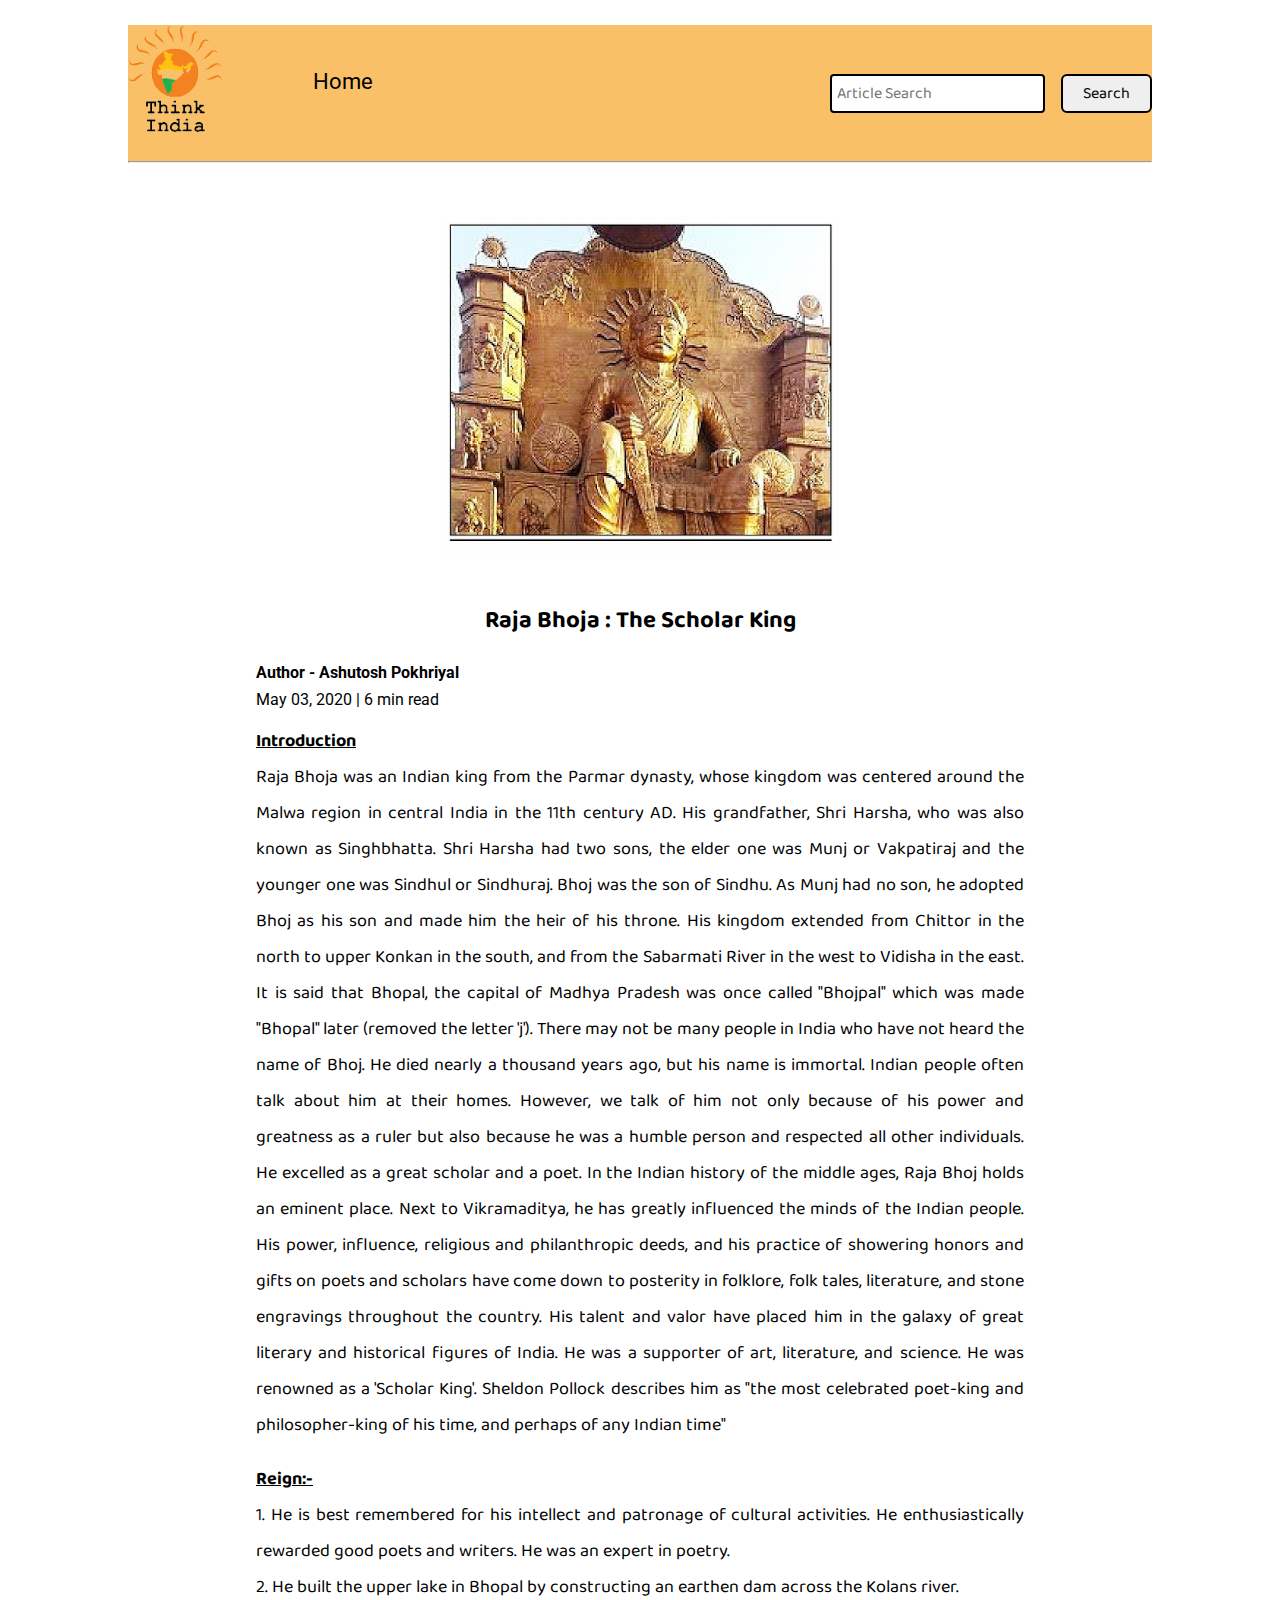
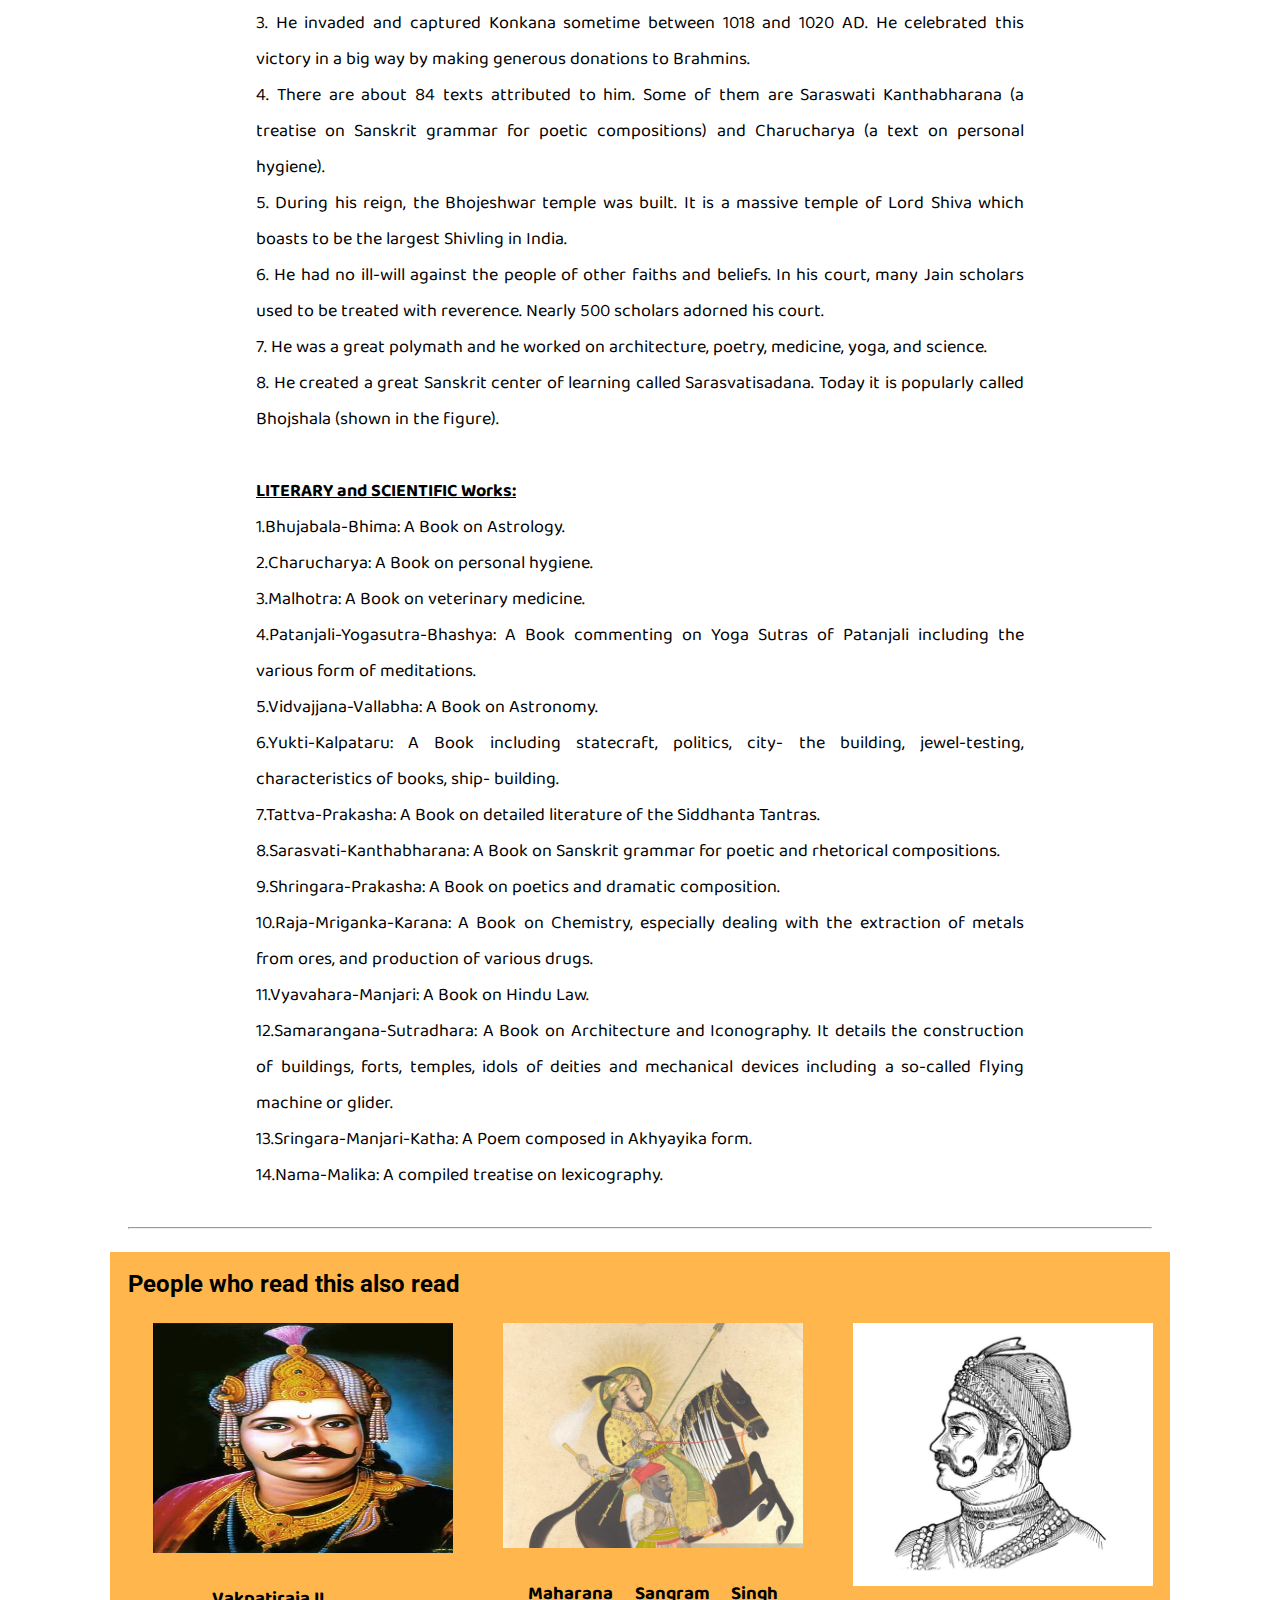
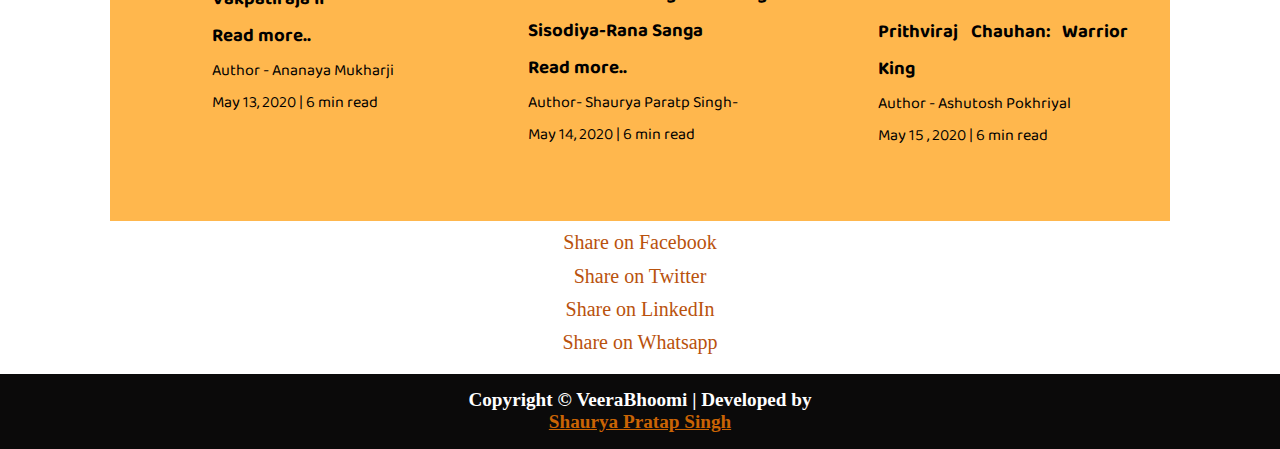
<file: html/rajabhoj.html>
<!DOCTYPE html>
<html lang="en">

<head>
    <meta charset="UTF-8">
    <meta name="viewport" content="width=device-width, initial-scale=1.0">
    <link rel="stylesheet" href="/css/utils.css">
    <link rel="stylesheet" href="/css/style.css">
    <link rel="stylesheet" href="/css/blogpost.css">
    <link rel="stylesheet" href="/css/mobile.css">
    <link rel="stylesheet" href="/css/sharestyle.css">
    <title>VeeraBhoomi</title>
</head>

<body>
    <nav class="navigation max-width-1 m-auto">
        <div class="nav-left">
            <a href="/">
                <span><img src="/img/logoti.png" width="94px" alt=""></span>
            </a>
            <ul>
                <li><a href="/index.html">Home</a></li>
                <!-- <li><a href="/contact.html">Contact</a></li> -->
            </ul>
        </div>
        <div class="nav-right">
            <form action="/html/search.html" method="get">
                <input class="form-input" type="text" name="query" placeholder="Article Search">
                <button class="btn">Search</button>
            </form>

        </div>

    </nav>
    <div class="max-width-1 m-auto">
        <hr>
    </div>
    <div class="post-img">
        <img src="/img/rajabhoj.jpg" alt="">
        <!-- <img src="img/rajabhoj2.jpg" alt=""> -->
    </div>
    <div class="m-auto blog-post-content max-width-2 m-auto my-2">
        <h1 class="font1">Raja Bhoja : The Scholar King</h1>
        <div class="blogpost-meta">
            <div class="author-info">
                <div>
                    <b>
                        Author - Ashutosh Pokhriyal
                    </b>
                </div>
                <div>May 03, 2020 | 6 min read</div>
            </div>
            <div class="social">
                <!-- <svg width="29" height="29" class="hk">
                    <path
                        d="M22.05 7.54a4.47 4.47 0 0 0-3.3-1.46 4.53 4.53 0 0 0-4.53 4.53c0 .35.04.7.08 1.05A12.9 12.9 0 0 1 5 6.89a5.1 5.1 0 0 0-.65 2.26c.03 1.6.83 2.99 2.02 3.79a4.3 4.3 0 0 1-2.02-.57v.08a4.55 4.55 0 0 0 3.63 4.44c-.4.08-.8.13-1.21.16l-.81-.08a4.54 4.54 0 0 0 4.2 3.15 9.56 9.56 0 0 1-5.66 1.94l-1.05-.08c2 1.27 4.38 2.02 6.94 2.02 8.3 0 12.86-6.9 12.84-12.85.02-.24 0-.43 0-.65a8.68 8.68 0 0 0 2.26-2.34c-.82.38-1.7.62-2.6.72a4.37 4.37 0 0 0 1.95-2.51c-.84.53-1.81.9-2.83 1.13z">
                    </path>
                </svg>

                <svg style="background: black;
                border-radius: 21px;" width="29" height="29" viewBox="0 0 29 29" fill="none" class="hk">
                    <path
                        d="M5 6.36C5 5.61 5.63 5 6.4 5h16.2c.77 0 1.4.61 1.4 1.36v16.28c0 .75-.63 1.36-1.4 1.36H6.4c-.77 0-1.4-.6-1.4-1.36V6.36z">
                    </path>
                    <path fill-rule="evenodd" clip-rule="evenodd"
                        d="M10.76 20.9v-8.57H7.89v8.58h2.87zm-1.44-9.75c1 0 1.63-.65 1.63-1.48-.02-.84-.62-1.48-1.6-1.48-.99 0-1.63.64-1.63 1.48 0 .83.62 1.48 1.59 1.48h.01zM12.35 20.9h2.87v-4.79c0-.25.02-.5.1-.7.2-.5.67-1.04 1.46-1.04 1.04 0 1.46.8 1.46 1.95v4.59h2.87v-4.92c0-2.64-1.42-3.87-3.3-3.87-1.55 0-2.23.86-2.61 1.45h.02v-1.24h-2.87c.04.8 0 8.58 0 8.58z"
                        fill="#fff"></path>
                </svg>

                <svg width="29" height="29" class="hk">
                    <path
                        d="M23.2 5H5.8a.8.8 0 0 0-.8.8V23.2c0 .44.35.8.8.8h9.3v-7.13h-2.38V13.9h2.38v-2.38c0-2.45 1.55-3.66 3.74-3.66 1.05 0 1.95.08 2.2.11v2.57h-1.5c-1.2 0-1.48.57-1.48 1.4v1.96h2.97l-.6 2.97h-2.37l.05 7.12h5.1a.8.8 0 0 0 .79-.8V5.8a.8.8 0 0 0-.8-.79">
                    </path>
                </svg> -->

            </div>
        </div>

        <p class="font1"> <span><u><b>Introduction</b></u> </span> <br>
            Raja Bhoja was an Indian king from the Parmar dynasty, whose kingdom was centered around the Malwa region in central India in the 11th century AD.
            His grandfather, Shri Harsha, who was also known as Singhbhatta. Shri Harsha had two sons, the elder one was Munj or Vakpatiraj and the younger one was Sindhul or Sindhuraj. Bhoj was the son of Sindhu. As Munj had no son, he adopted Bhoj as his son and made him the heir of his throne.
            His kingdom extended from Chittor in the north to upper Konkan in the south, and from the Sabarmati River in the west to Vidisha in the east.
            It is said that Bhopal, the capital of Madhya Pradesh was once called "Bhojpal" which was made "Bhopal" later (removed the letter 'j').
            There may not be many people in India who have not heard the name of Bhoj. He died nearly a thousand years ago, but his name is immortal. Indian people often talk about him at their homes. However, we talk of him not only because of his power and greatness as a ruler but also because he was a humble person and respected all other individuals. He excelled as a great scholar and a poet.
            In the Indian history of the middle ages, Raja Bhoj holds an eminent place. Next to Vikramaditya, he has greatly influenced the minds of the Indian people. His power, influence, religious and philanthropic deeds, and his practice of showering honors and gifts on poets and scholars have come down to posterity in folklore, folk tales, literature, and stone engravings throughout the country. His talent and valor have placed him in the galaxy of great literary and historical figures of India.
            He was a supporter of art, literature, and science. He was renowned as a 'Scholar King'.
            Sheldon Pollock describes him as "the most celebrated poet-king and philosopher-king of his time, and perhaps of any Indian time"
        </p>

        <br>

        <p class="font1"> <span><u><b>Reign:-</b></u> </span> <br> 
            1. He is best remembered for his intellect and patronage of cultural activities. He enthusiastically rewarded good poets and writers. He was an expert in poetry.<br>

            2. He built the upper lake in Bhopal by constructing an earthen dam across the Kolans river.<br>
            
            3. He invaded and captured Konkana sometime between 1018 and 1020 AD. He celebrated this victory in a big way by making generous donations to Brahmins.<br> 4. There are about 84 texts attributed to him. Some of them are Saraswati Kanthabharana (a treatise on Sanskrit grammar for poetic compositions) and Charucharya (a text on personal hygiene).
            <br> 5. During his reign, the Bhojeshwar temple was built. It is a massive temple of Lord Shiva which boasts to be the largest Shivling in India.
            
            <br> 6. He had no ill-will against the people of other faiths and beliefs. In his court, many Jain scholars used to be treated with reverence. Nearly 500 scholars adorned his court.
            
           <br> 7. He was a great polymath and he worked on architecture, poetry, medicine, yoga, and science.
            
          <br>  8. He created a great Sanskrit center of learning called Sarasvatisadana. Today it is popularly called Bhojshala (shown in the figure).</p>

            <br>
            
        </p>

        <br>

        <p class="font1"> <span><u><b>LITERARY and SCIENTIFIC Works:</b></u> </span>


            <br> 1.Bhujabala-Bhima: A Book on Astrology.<br>

            2.Charucharya: A Book on personal hygiene.<br>
            3.Malhotra: A Book on veterinary medicine.<br>

            4.Patanjali-Yogasutra-Bhashya: A Book commenting on Yoga Sutras of Patanjali including the various form of
            meditations.<br>

            5.Vidvajjana-Vallabha: A Book on Astronomy.<br>

            6.Yukti-Kalpataru: A Book including statecraft, politics, city- the building, jewel-testing, characteristics
            of books, ship- building.<br>

            7.Tattva-Prakasha: A Book on detailed literature of the Siddhanta Tantras.<br>

            8.Sarasvati-Kanthabharana: A Book on Sanskrit grammar for poetic and rhetorical compositions.<br>

            9.Shringara-Prakasha: A Book on poetics and dramatic composition.<br>

            10.Raja-Mriganka-Karana: A Book on Chemistry, especially dealing with the extraction of metals from ores,
            and production of various drugs.<br>

            11.Vyavahara-Manjari: A Book on Hindu Law.<br>

            12.Samarangana-Sutradhara: A Book on Architecture and Iconography. It details
            the construction of buildings, forts, temples, idols of deities and mechanical devices including a so-called
            flying machine or glider.<br>

            13.Sringara-Manjari-Katha: A Poem composed in Akhyayika form.<br>

            14.Nama-Malika: A compiled treatise on lexicography.<br>



        </p>






























    </div>

    <div class="max-width-1 m-auto">
        <hr>
    </div>
    <div class="home-articles max-width-1 m-auto font2">
        <h2>People who read this also read</h2>
        <div class="row">


            <div class="home-article more-post">
                <div class="home-article-img">
                    <img style="height: 230px;" src="/img/vakatri.jpeg" alt="article">
                </div>
                <div class="home-article-content font1 center">
                    <h3>Vakpatiraja II</h3>

                    <a href="/html/vakpatriya.html">
                        <h3>Read more..</h3>
                    </a>
                    <div>Author - Ananaya Mukharji</div>
                    <span>May 13, 2020 | 6 min read</span>
                </div>
            </div>
            <div class="home-article more-post">
                <div class="home-article-img">
                    <img src="/img/sangram.jpeg" alt="article">
                </div>
                <div class="home-article-content font1 center">
                    <h3>Maharana Sangram Singh Sisodiya-Rana Sanga</h3>
                    <a href="/html/sangram.html">
                        <h3>Read more..</h3>
                    </a>
                    <div>Author- Shaurya Paratp Singh-</div>
                    <span>May 14, 2020 | 6 min read</span>
                </div>
            </div>
            <div class="home-article more-post">
                <div class="home-article-img">
                    <img src="/img/prithviraj.PNG" alt="article">
                </div>
                <div class="home-article-content font1 center">
                    <a href="/html/prithviraj.html">
                        <h3>Prithviraj Chauhan: Warrior King</h3>
                    </a>

                    <div>Author - Ashutosh Pokhriyal</div>
                    <span>May 15 , 2020 | 6 min read</span>
                </div>
            </div>

        </div>
    </div>



 
    <div class="links">
        <ul>
            <li class="social-share-url facebook">Share on Facebook</li>
            <li class="social-share-url twitter">Share on Twitter</li>
            <li class="social-share-url linkedin">Share on LinkedIn</li>
            <li class="social-share-url whatsapp">Share on Whatsapp</li>
        </ul>
    </div>
    
    
    <script src='https://cdnjs.cloudflare.com/ajax/libs/jquery/3.1.0/jquery.min.js'></script>
    <script  src="/script.js"></script>




    <div class="footer">
        <p>Copyright &copy; VeeraBhoomi | Developed by </p>
        <a href="https://github.com/shaurya127">Shaurya Pratap Singh</a>

        <!-- <a href="https://www.vecteezy.com/free-vector/typewriter">Vector Credits: Vecteezy</a>  -->
    </div>

</body>

</html>
</file>
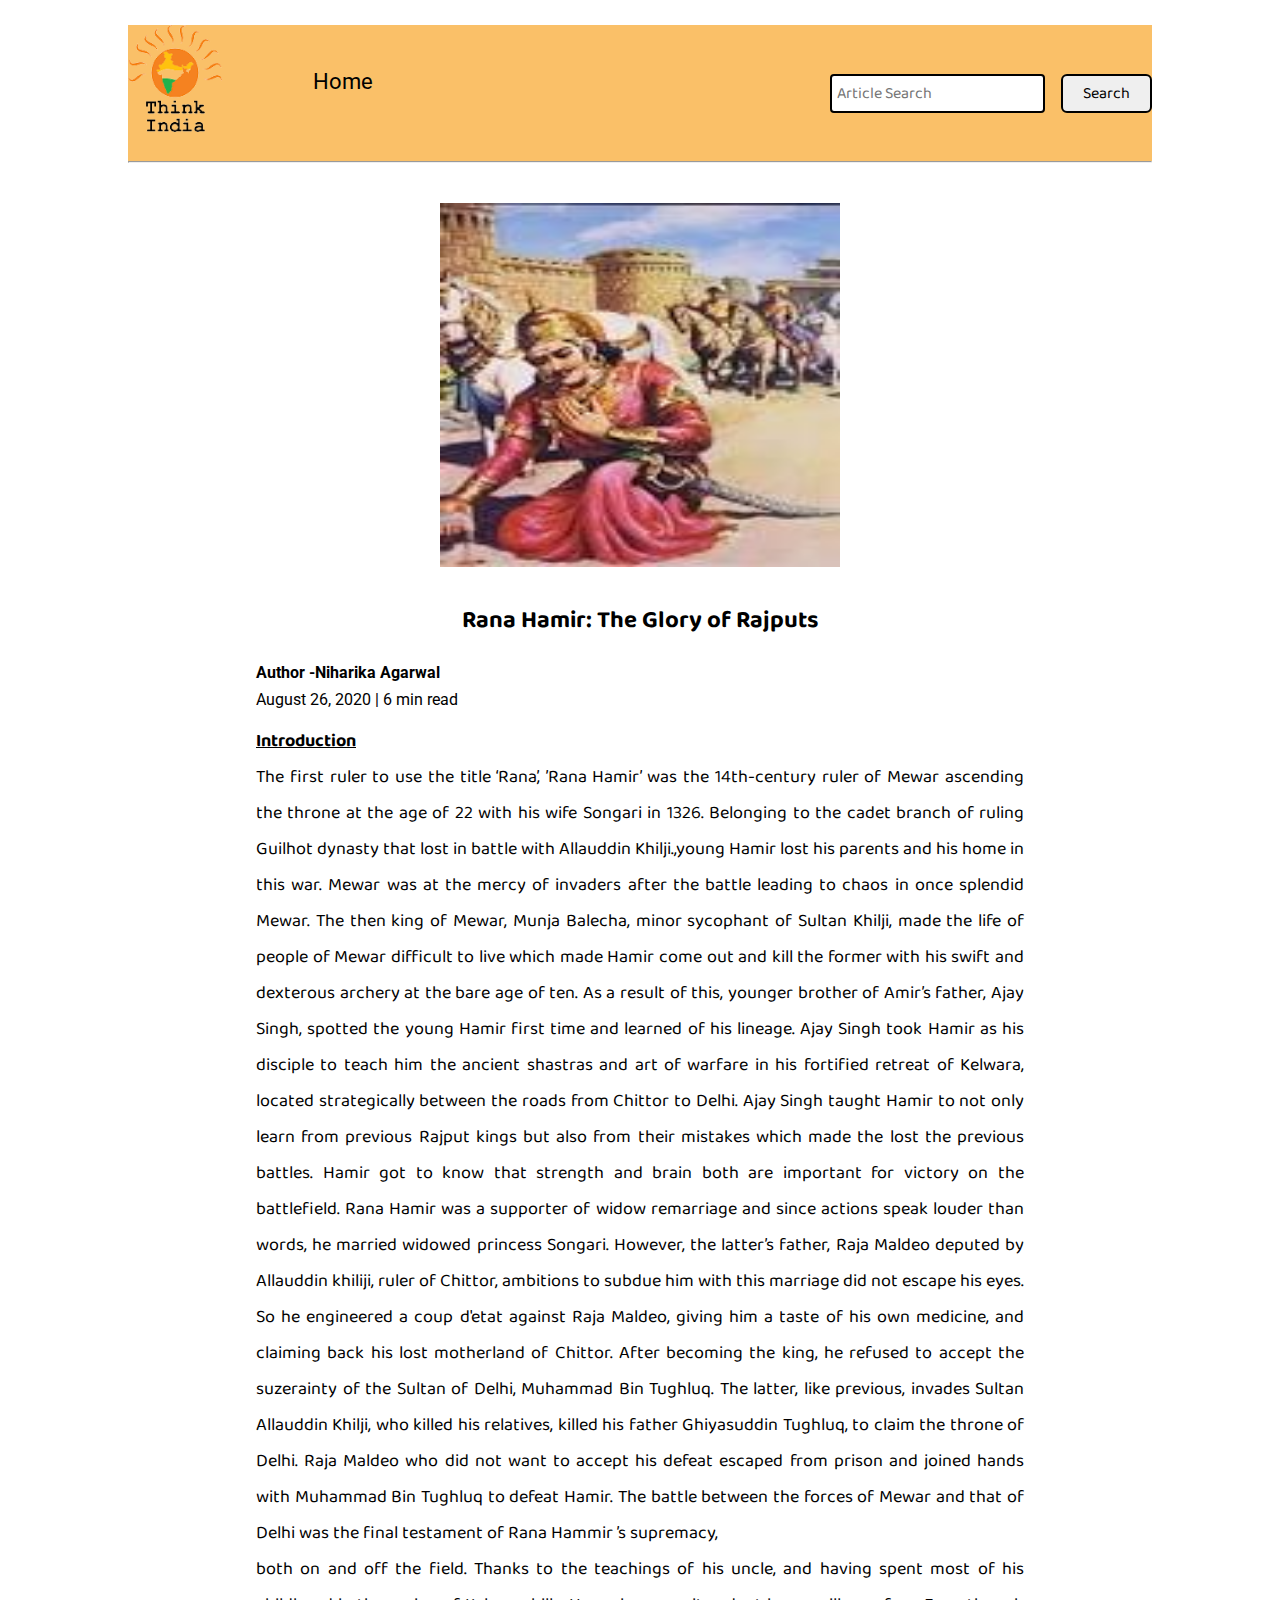
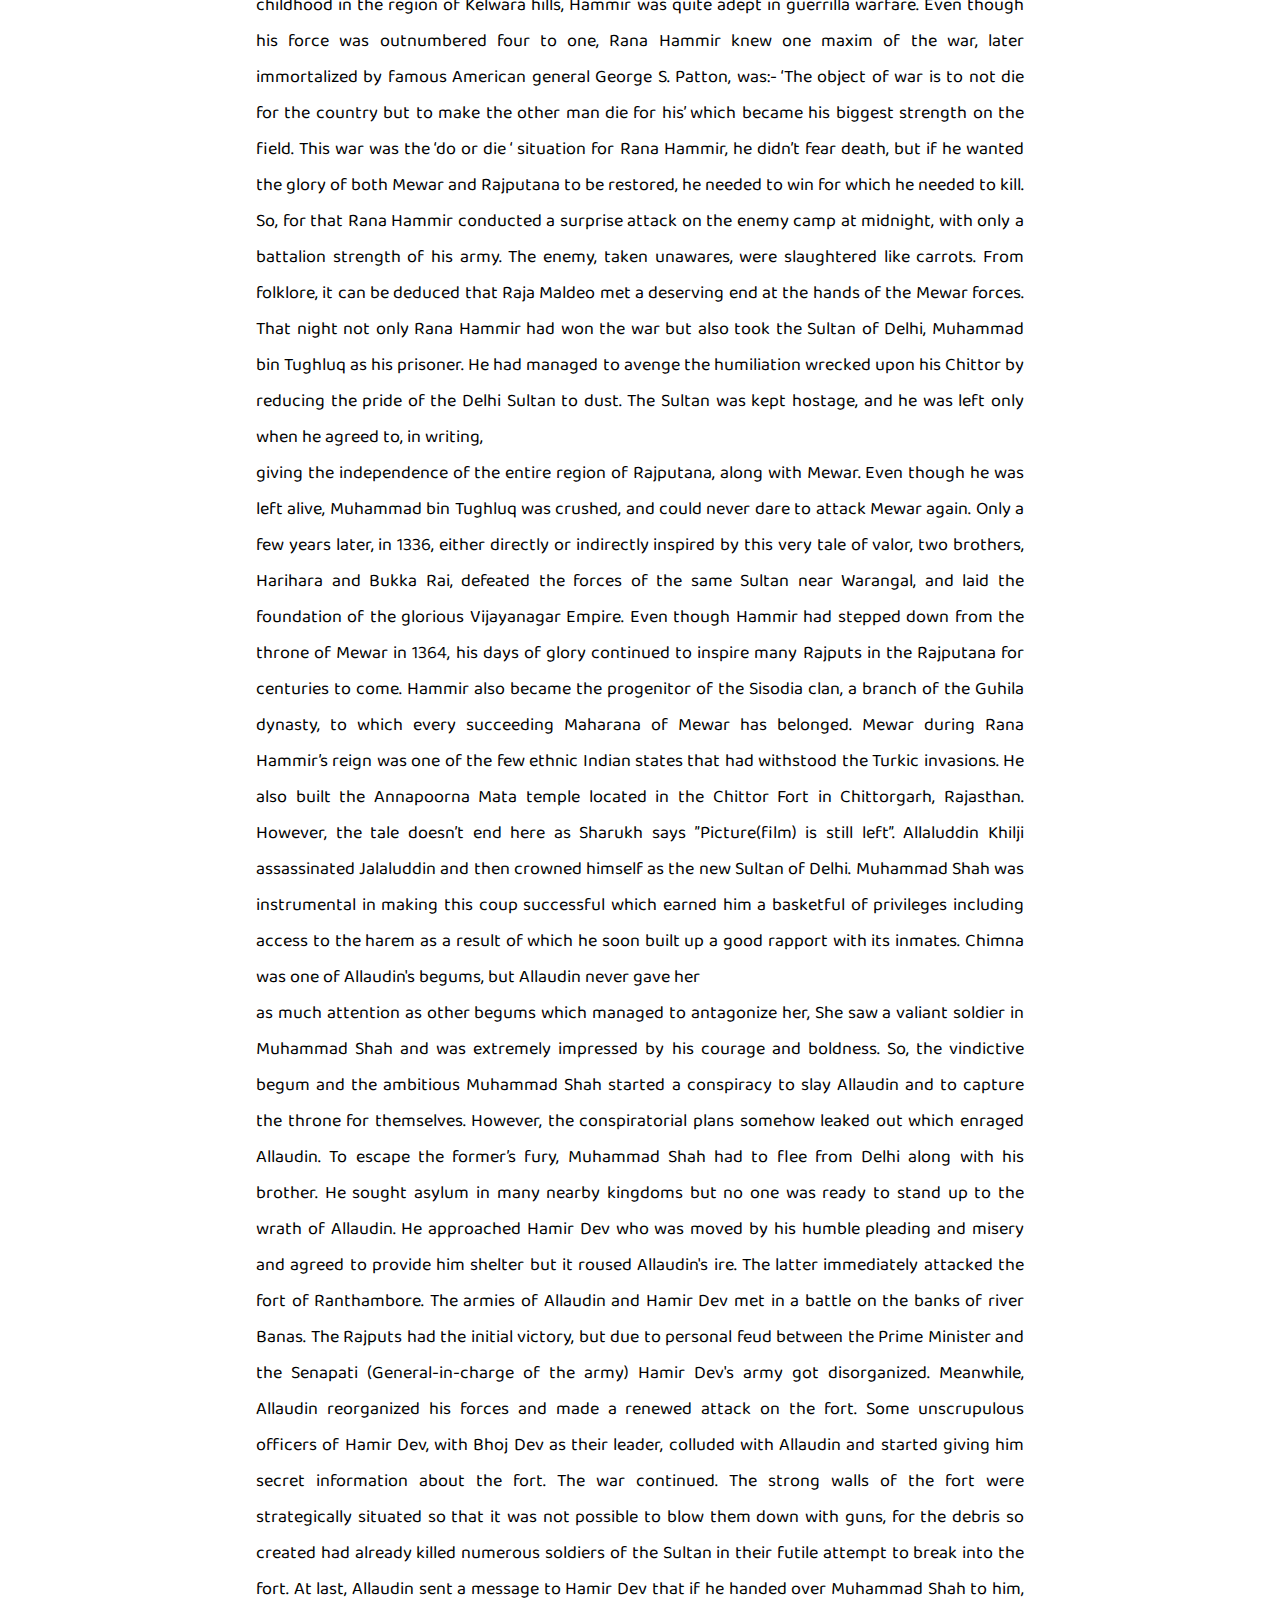
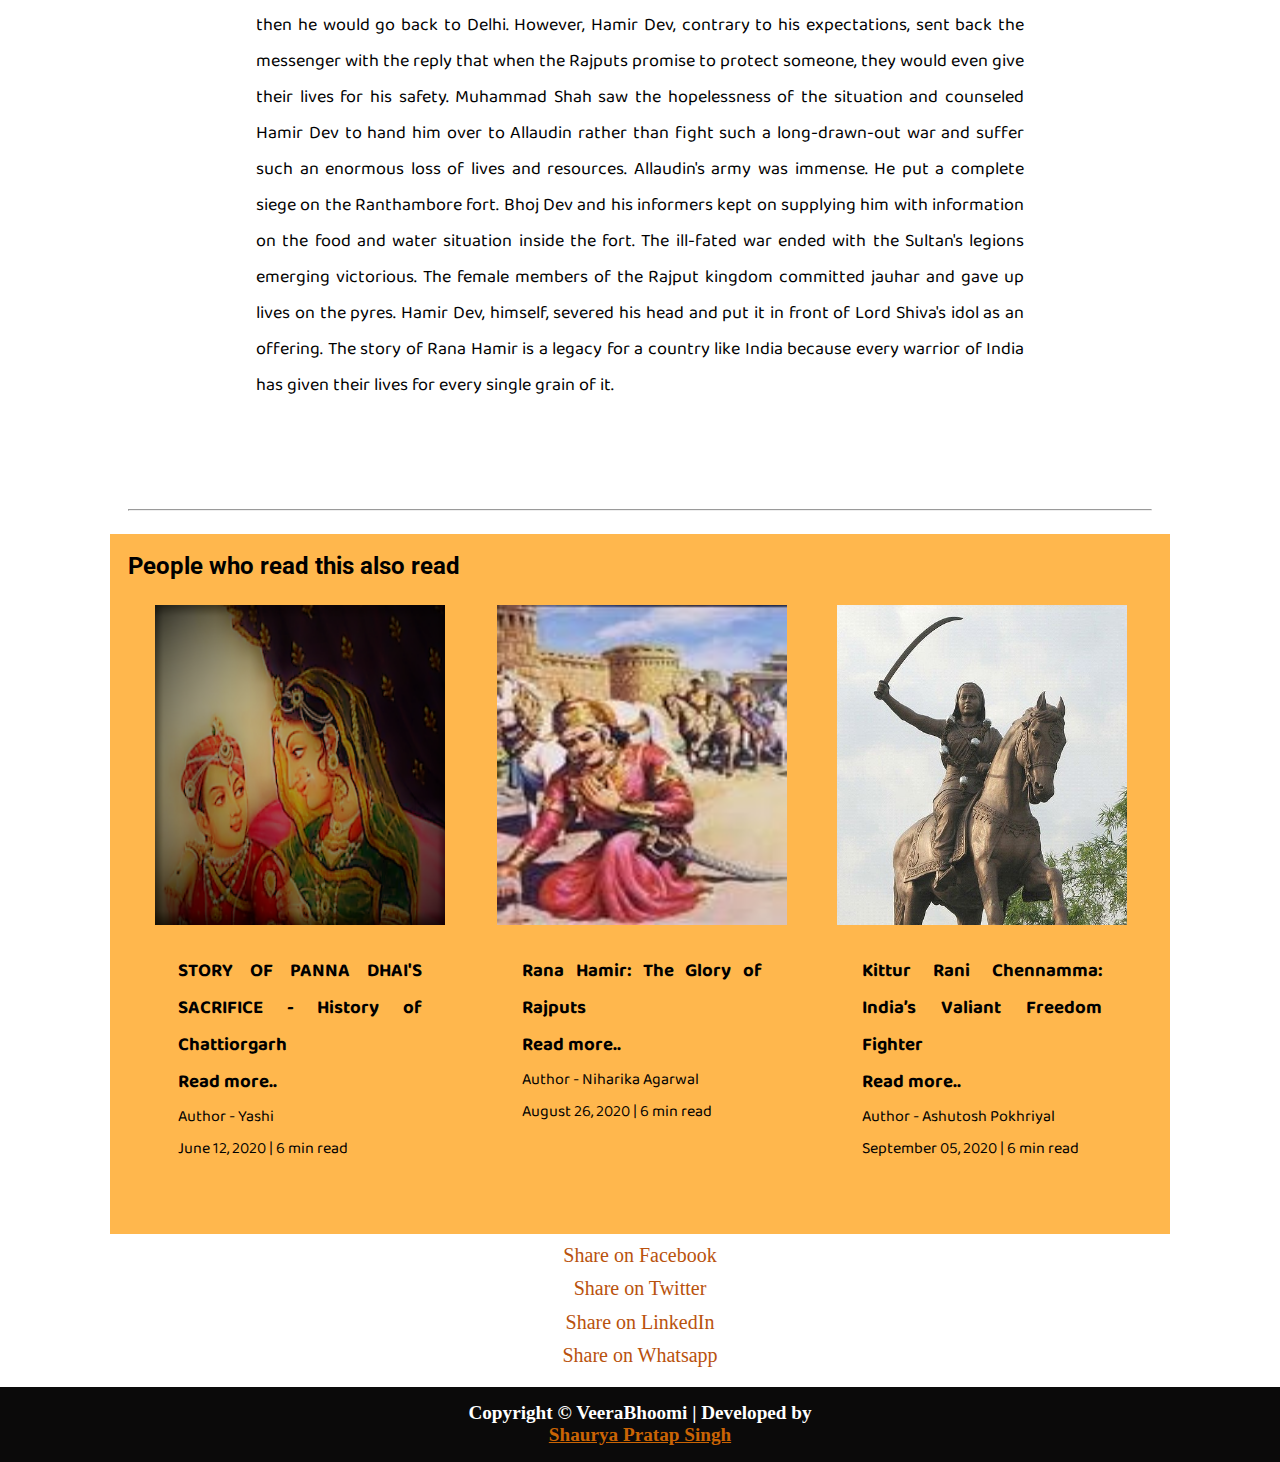
<file: html/ranahamir.html>
<!DOCTYPE html>
<html lang="en">

<head>
    <meta charset="UTF-8">
    <meta name="viewport" content="width=device-width, initial-scale=1.0">
    <link rel="stylesheet" href="/css/utils.css">
    <link rel="stylesheet" href="/css/style.css">
    <link rel="stylesheet" href="/css/blogpost.css">
    <link rel="stylesheet" href="/css/mobile.css">
    <link rel="stylesheet" href="/css/sharestyle.css">
    <title>VeeraBhoomi</title>
</head>

<body>
    <nav class="navigation max-width-1 m-auto">
        <div class="nav-left">
            <a href="/">
                <span><img src="/img/logoti.png" width="94px" alt=""></span>
            </a>
            <ul>
                <li><a href="/index.html">Home</a></li>

                <!-- <li><a href="/contact.html">Contact</a></li> -->
            </ul>
        </div>
        <div class="nav-right">
            <form action="/html/search.html" method="get">
                <input class="form-input" type="text" name="query" placeholder="Article Search">
                <button class="btn">Search</button>
            </form>

        </div>

    </nav>
    <div class="max-width-1 m-auto">
        <hr>
    </div>
    <div class="post-img">
        <img style="height: 90%;" src="/img/ranahmir.jpg" alt="">
        <!-- <img src="img/rajabhoj2.jpg" alt=""> -->
    </div>
    <div class="m-auto blog-post-content max-width-2 m-auto my-2">
        <h1 class="font1">Rana Hamir: The Glory of Rajputs</h1>
        <div class="blogpost-meta">
            <div class="author-info">
                <div>
                    <b>
                        Author -Niharika Agarwal
                    </b>
                </div>
                <div>August 26, 2020 | 6 min read</div>
            </div>
            <div class="social">
                <!-- <svg width="29" height="29" class="hk">
                    <path
                        d="M22.05 7.54a4.47 4.47 0 0 0-3.3-1.46 4.53 4.53 0 0 0-4.53 4.53c0 .35.04.7.08 1.05A12.9 12.9 0 0 1 5 6.89a5.1 5.1 0 0 0-.65 2.26c.03 1.6.83 2.99 2.02 3.79a4.3 4.3 0 0 1-2.02-.57v.08a4.55 4.55 0 0 0 3.63 4.44c-.4.08-.8.13-1.21.16l-.81-.08a4.54 4.54 0 0 0 4.2 3.15 9.56 9.56 0 0 1-5.66 1.94l-1.05-.08c2 1.27 4.38 2.02 6.94 2.02 8.3 0 12.86-6.9 12.84-12.85.02-.24 0-.43 0-.65a8.68 8.68 0 0 0 2.26-2.34c-.82.38-1.7.62-2.6.72a4.37 4.37 0 0 0 1.95-2.51c-.84.53-1.81.9-2.83 1.13z">
                    </path>
                </svg>

                <svg style="background: black;
                border-radius: 21px;" width="29" height="29" viewBox="0 0 29 29" fill="none" class="hk">
                    <path
                        d="M5 6.36C5 5.61 5.63 5 6.4 5h16.2c.77 0 1.4.61 1.4 1.36v16.28c0 .75-.63 1.36-1.4 1.36H6.4c-.77 0-1.4-.6-1.4-1.36V6.36z">
                    </path>
                    <path fill-rule="evenodd" clip-rule="evenodd"
                        d="M10.76 20.9v-8.57H7.89v8.58h2.87zm-1.44-9.75c1 0 1.63-.65 1.63-1.48-.02-.84-.62-1.48-1.6-1.48-.99 0-1.63.64-1.63 1.48 0 .83.62 1.48 1.59 1.48h.01zM12.35 20.9h2.87v-4.79c0-.25.02-.5.1-.7.2-.5.67-1.04 1.46-1.04 1.04 0 1.46.8 1.46 1.95v4.59h2.87v-4.92c0-2.64-1.42-3.87-3.3-3.87-1.55 0-2.23.86-2.61 1.45h.02v-1.24h-2.87c.04.8 0 8.58 0 8.58z"
                        fill="#fff"></path>
                </svg>

                <svg width="29" height="29" class="hk">
                    <path
                        d="M23.2 5H5.8a.8.8 0 0 0-.8.8V23.2c0 .44.35.8.8.8h9.3v-7.13h-2.38V13.9h2.38v-2.38c0-2.45 1.55-3.66 3.74-3.66 1.05 0 1.95.08 2.2.11v2.57h-1.5c-1.2 0-1.48.57-1.48 1.4v1.96h2.97l-.6 2.97h-2.37l.05 7.12h5.1a.8.8 0 0 0 .79-.8V5.8a.8.8 0 0 0-.8-.79">
                    </path>
                </svg> -->

            </div>
        </div>

        <p class="font1"> <span><u><b>Introduction</b></u> </span> <br>
            The first ruler to use the title ‘Rana’, ’Rana Hamir’ was the 14th-century ruler of Mewar ascending the throne at the age of 22 with his wife Songari in 1326. Belonging to the cadet branch of ruling Guilhot dynasty that lost in battle with Allauddin Khilji.,young Hamir lost his parents and his home in this war. Mewar was at the mercy of invaders after the battle leading to chaos in once splendid Mewar. The then king of Mewar, Munja Balecha, minor sycophant of Sultan Khilji, made the life of people of Mewar difficult to live which made Hamir come out and kill the former with his swift and dexterous archery at the bare age of ten. As a result of this, younger brother of Amir’s father, Ajay Singh, spotted the young Hamir first time and learned of his lineage.

            Ajay Singh took Hamir as his disciple to teach him the ancient shastras and art of warfare in his fortified retreat of Kelwara, located strategically between the roads from Chittor to Delhi. Ajay Singh taught Hamir to not only learn from previous Rajput kings but also from their mistakes which made the lost the previous battles. Hamir got to know that strength and brain both are important for victory on the battlefield.
            
            Rana Hamir was a supporter of widow remarriage and since actions speak louder than words, he married widowed princess Songari. However, the latter’s father, Raja Maldeo deputed by Allauddin khiliji, ruler of Chittor, ambitions to subdue him with this marriage did not escape his eyes. So he engineered a coup d'etat against Raja Maldeo, giving him a taste of his own medicine, and claiming back his lost motherland of Chittor.
            
            After becoming the king, he refused to accept the suzerainty of the Sultan of Delhi, Muhammad Bin Tughluq. The latter, like previous, invades Sultan Allauddin Khilji, who killed his relatives, killed his father Ghiyasuddin Tughluq, to claim the throne of Delhi. Raja Maldeo who did not want to accept his defeat escaped from prison and joined hands with Muhammad Bin Tughluq to defeat Hamir.
            
            The battle between the forces of Mewar and that of Delhi was the final testament of Rana Hammir ’s supremacy, <br> both on and off the field. Thanks to the teachings of his uncle, and having spent most of his childhood in the region of Kelwara hills, Hammir was quite adept in guerrilla warfare. Even though his force was outnumbered four to one, Rana Hammir knew one maxim of the war, later immortalized by famous American general George S. Patton, was:- ‘The object of war is to not die for the country but to make the other man die for his’ which became his biggest strength on the field.
            
            This war was the ‘do or die ‘ situation for Rana Hammir, he didn’t fear death, but if he wanted the glory of both Mewar and Rajputana to be restored, he needed to win for which he needed to kill.
            
            So, for that Rana Hammir conducted a surprise attack on the enemy camp at midnight, with only a battalion strength of his army. The enemy, taken unawares, were slaughtered like carrots. From folklore, it can be deduced that Raja Maldeo met a deserving end at the hands of the Mewar forces. That night not only Rana Hammir had won the war but also took the Sultan of Delhi, Muhammad bin Tughluq as his prisoner.
            
            He had managed to avenge the humiliation wrecked upon his Chittor by reducing the pride of the Delhi Sultan to dust.
            
            The Sultan was kept hostage, and he was left only when he agreed to, in writing, <br> giving the independence of the entire region of Rajputana, along with Mewar. Even though he was left alive, Muhammad bin Tughluq was crushed, and could never dare to attack Mewar again. Only a few years later, in 1336, either directly or indirectly inspired by this very tale of valor, two brothers, Harihara and Bukka Rai, defeated the forces of the same Sultan near Warangal, and laid the foundation of the glorious Vijayanagar Empire. Even though Hammir had stepped down from the throne of Mewar in 1364, his days of glory continued to inspire many Rajputs in the Rajputana for centuries to come.
            
            Hammir also became the progenitor of the Sisodia clan, a branch of the Guhila dynasty, to which every succeeding Maharana of Mewar has belonged. Mewar during Rana Hammir’s reign was one of the few ethnic Indian states that had withstood the Turkic invasions. He also built the Annapoorna Mata temple located in the Chittor Fort in Chittorgarh, Rajasthan.
            
            However, the tale doesn’t end here as Sharukh says ”Picture(film) is still left”. Allaluddin Khilji assassinated Jalaluddin and then crowned himself as the new Sultan of Delhi. Muhammad Shah was instrumental in making this coup successful which earned him a basketful of privileges including access to the harem as a result of which he soon built up a good rapport with its inmates.
            
            Chimna was one of Allaudin's begums, but Allaudin never gave her <br> as much attention as other begums which managed to antagonize her, She saw a valiant soldier in Muhammad Shah and was extremely impressed by his courage and boldness. So, the vindictive begum and the ambitious Muhammad Shah started a conspiracy to slay Allaudin and to capture the throne for themselves. However, the conspiratorial plans somehow leaked out which enraged Allaudin. To escape the former’s fury, Muhammad Shah had to flee from Delhi along with his brother. He sought asylum in many nearby kingdoms but no one was ready to stand up to the wrath of Allaudin.
            
            He approached Hamir Dev who was moved by his humble pleading and misery and agreed to provide him shelter but it roused Allaudin's ire. The latter immediately attacked the fort of Ranthambore. The armies of Allaudin and Hamir Dev met in a battle on the banks of river Banas. The Rajputs had the initial victory, but due to personal feud between the Prime Minister and the Senapati (General-in-charge of the army) Hamir Dev's army got disorganized. Meanwhile, Allaudin reorganized his forces and made a renewed attack on the fort.
            
            Some unscrupulous officers of Hamir Dev, with Bhoj Dev as their leader, colluded with Allaudin and started giving him secret information about the fort. The war continued. The strong walls of the fort were strategically situated so that it was not possible to blow them down with guns, for the debris so created had already killed numerous soldiers of the Sultan in their futile attempt to break into the fort. At last, Allaudin sent a message to Hamir Dev that if he handed over Muhammad Shah to him, then he would go back to Delhi. However, Hamir Dev, contrary to his expectations, sent back the messenger with the reply that when the Rajputs promise to protect someone, they would even give their lives for his safety. Muhammad Shah saw the hopelessness of the situation and counseled Hamir Dev to hand him over to Allaudin rather than fight such a long-drawn-out war and suffer such an enormous loss of lives and resources.
            
            Allaudin's army was immense. He put a complete siege on the Ranthambore fort. Bhoj Dev and his informers kept on supplying him with information on the food and water situation inside the fort. The ill-fated war ended with the Sultan's legions emerging victorious. The female members of the Rajput kingdom committed jauhar and gave up lives on the pyres. Hamir Dev, himself, severed his head and put it in front of Lord Shiva's idol as an offering.
            
            The story of Rana Hamir is a legacy for a country like India because every warrior of India has given their lives for every single grain of it.
        </p>

        <br>

       
            <br>


            <!-- <img style="height: 330px; width:330px" src="img/pannadai2.PNG" alt=""> -->



            <br>






            <br>





    </div>

    <div class="max-width-1 m-auto">
        <hr>
    </div>
    <div class="home-articles max-width-1 m-auto font2">
        <h2>People who read this also read</h2>
        <div class="row">













            <div class="home-article more-post">
                <div class="home-article-img">
                    <img style="height: 320px; width:290px" src="/img/pannadai.PNG" alt="article">
                </div>
                <div class="home-article-content font1 center">
                    <h3>STORY OF PANNA DHAI'S SACRIFICE - History of Chattiorgarh</h3>
                    <a href="/html/pannadai.html">
                        <h3>Read more..</h3>
                    </a>
                    <div>Author - Yashi</div>
                    <span> June 12, 2020 | 6 min read</span>
                </div>
            </div>


            <div class="home-article more-post">
                <div class="home-article-img">
                    <img style="height: 320px; width:290px" src="/img/ranahmir.jpg" alt="article">
                </div>
                <div class="home-article-content font1 center">
                    <h3>Rana Hamir: The Glory of Rajputs</h3>
                    <a href="/html/ranahamir.html">
                        <h3>Read more..</h3>
                    </a>
                    <div>Author - Niharika Agarwal</div>
                    <span> August 26, 2020 | 6 min read</span>
                </div>
            </div>


            
            <div class="home-article more-post">
                <div class="home-article-img">
                    <img style="height: 320px; width:290px" src="/img/kittur.jpg" alt="article">
                </div>
                <div class="home-article-content font1 center">
                    <h3>Kittur Rani Chennamma: India’s Valiant Freedom Fighter</h3>
                    <a href="/html/kitturrani.html">
                        <h3>Read more..</h3>
                    </a>
                    <div>Author -  Ashutosh Pokhriyal</div>
                    <span> September 05, 2020 | 6 min read</span>
                </div>
            </div>



        </div>
    </div>



 
    <div class="links">
        <ul>
            <li class="social-share-url facebook">Share on Facebook</li>
            <li class="social-share-url twitter">Share on Twitter</li>
            <li class="social-share-url linkedin">Share on LinkedIn</li>
            <li class="social-share-url whatsapp">Share on Whatsapp</li>
        </ul>
    </div>
    
    
    <script src='https://cdnjs.cloudflare.com/ajax/libs/jquery/3.1.0/jquery.min.js'></script>
    <script  src="/script.js"></script>





    <div class="footer">
        <p>Copyright &copy; VeeraBhoomi | Developed by </p>
        <a href="https://github.com/shaurya127">Shaurya Pratap Singh</a>

        <!-- <a href="https://www.vecteezy.com/free-vector/typewriter">Vector Credits: Vecteezy</a>  -->
    </div>

</body>

</html>
</file>
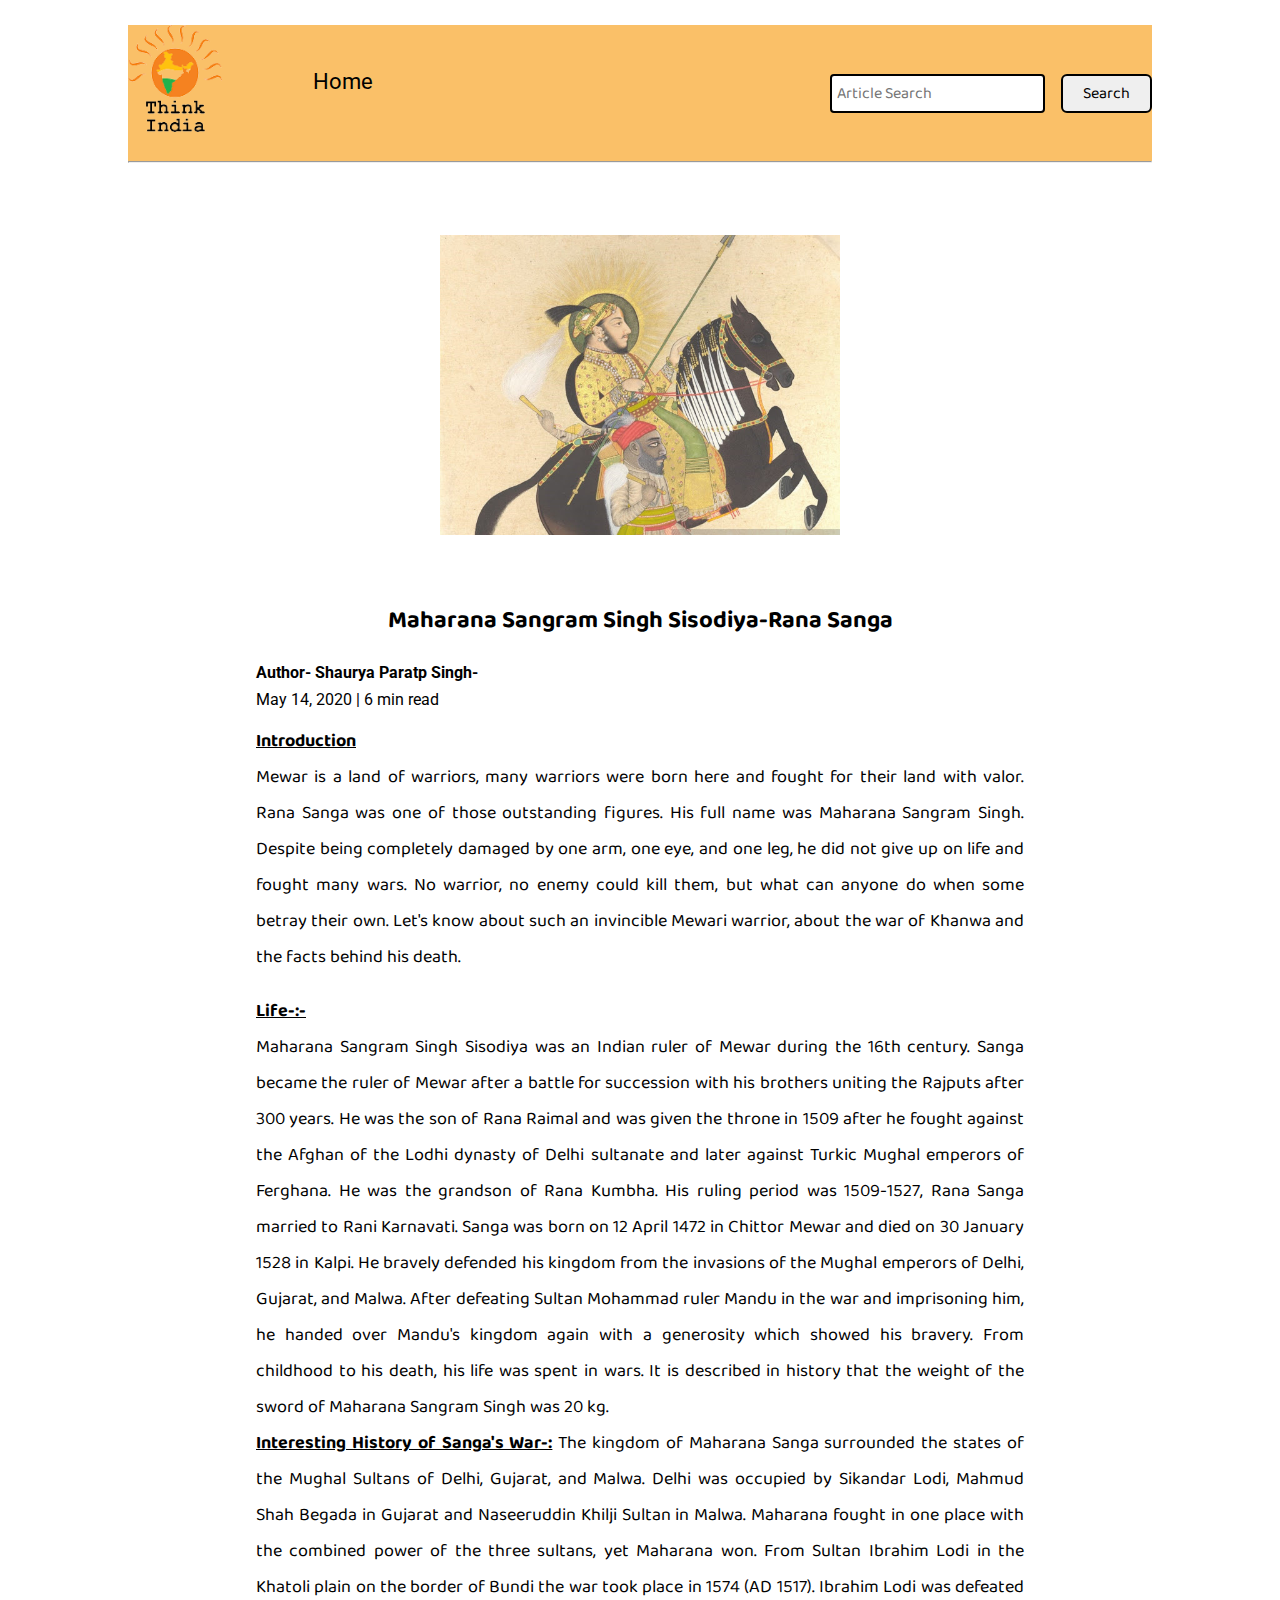
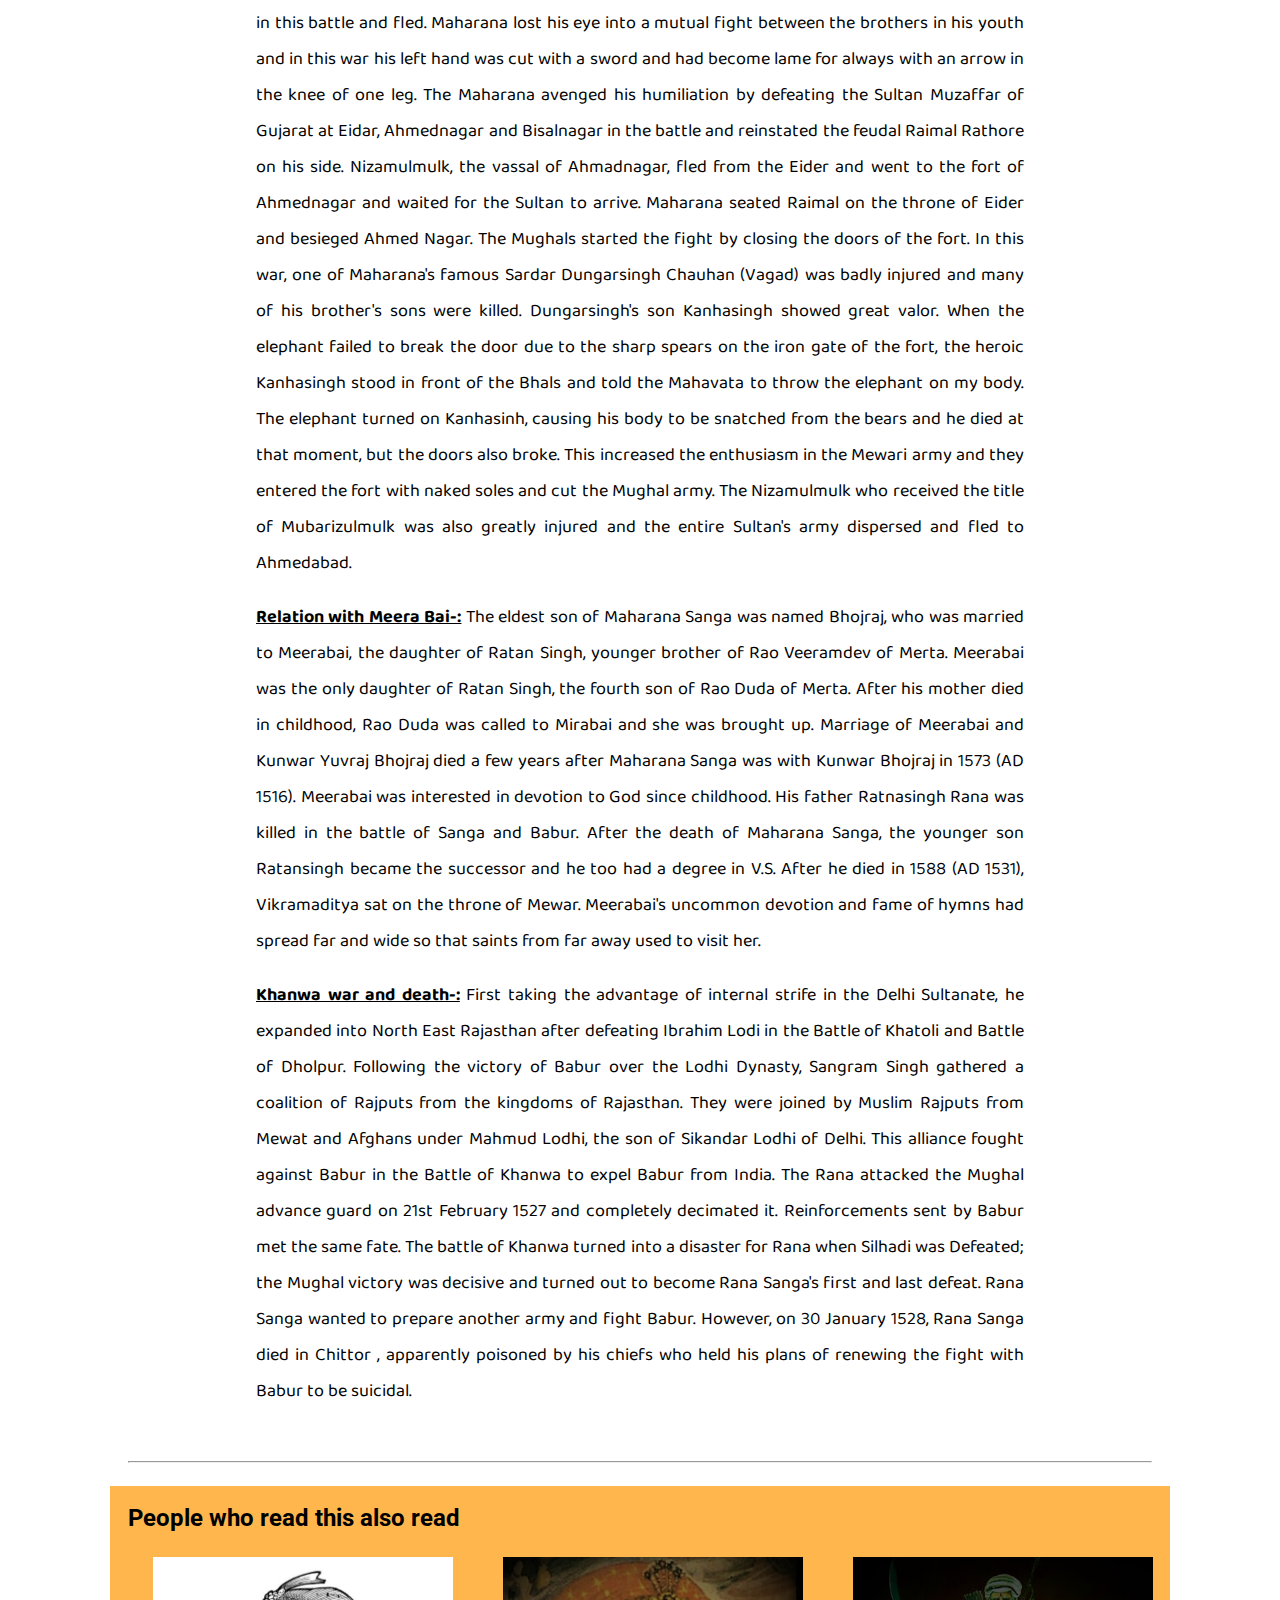
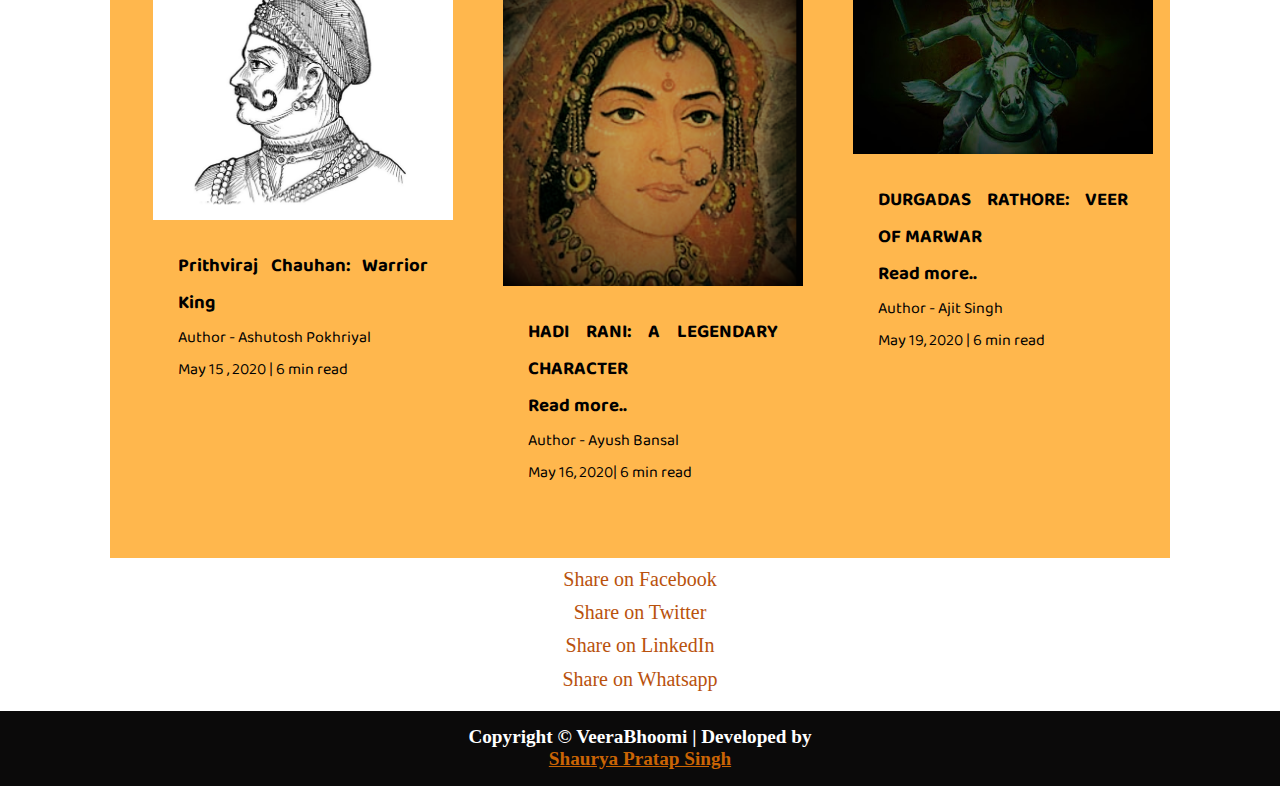
<file: html/sangram.html>
<!DOCTYPE html>
<html lang="en">

<head>
    <meta charset="UTF-8">
    <meta name="viewport" content="width=device-width, initial-scale=1.0">
    <link rel="stylesheet" href="/css/utils.css">
    <link rel="stylesheet" href="/css/style.css">
    <link rel="stylesheet" href="/css/blogpost.css">
    <link rel="stylesheet" href="/css/mobile.css">
    <link rel="stylesheet" href="/css/sharestyle.css">
    <title>VeeraBhoomi</title>
</head>

<body>
    <nav class="navigation max-width-1 m-auto">
        <div class="nav-left">
            <a href="/">
                <span><img src="/img/logoti.png" width="94px" alt=""></span>
            </a>
            <ul>
                <li><a href="/index.html">Home</a></li>
                <!-- <li><a href="/contact.html">Contact</a></li> -->
            </ul>
        </div>
        <div class="nav-right">
            <form action="/html/search.html" method="get">
                <input class="form-input" type="text" name="query" placeholder="Article Search">
                <button class="btn">Search</button>
            </form>

        </div>

    </nav>
    <div class="max-width-1 m-auto">
        <hr>
    </div>
    <div class="post-img">
        <img src="/img/sangram.jpeg" alt="">
        <!-- <img src="img/rajabhoj2.jpg" alt=""> -->
    </div>
    <div class="m-auto blog-post-content max-width-2 m-auto my-2">
        <h1 class="font1">Maharana Sangram Singh Sisodiya-Rana Sanga</h1>
        <div class="blogpost-meta">
            <div class="author-info">
                <div>
                    <b>
                        Author- Shaurya Paratp Singh-
                    </b>
                </div>
                <div>May 14, 2020 | 6 min read</div>
            </div>
            <div class="social">
                <!-- <svg width="29" height="29" class="hk">
                    <path
                        d="M22.05 7.54a4.47 4.47 0 0 0-3.3-1.46 4.53 4.53 0 0 0-4.53 4.53c0 .35.04.7.08 1.05A12.9 12.9 0 0 1 5 6.89a5.1 5.1 0 0 0-.65 2.26c.03 1.6.83 2.99 2.02 3.79a4.3 4.3 0 0 1-2.02-.57v.08a4.55 4.55 0 0 0 3.63 4.44c-.4.08-.8.13-1.21.16l-.81-.08a4.54 4.54 0 0 0 4.2 3.15 9.56 9.56 0 0 1-5.66 1.94l-1.05-.08c2 1.27 4.38 2.02 6.94 2.02 8.3 0 12.86-6.9 12.84-12.85.02-.24 0-.43 0-.65a8.68 8.68 0 0 0 2.26-2.34c-.82.38-1.7.62-2.6.72a4.37 4.37 0 0 0 1.95-2.51c-.84.53-1.81.9-2.83 1.13z">
                    </path>
                </svg>

                <svg style="background: black;
                border-radius: 21px;" width="29" height="29" viewBox="0 0 29 29" fill="none" class="hk">
                    <path
                        d="M5 6.36C5 5.61 5.63 5 6.4 5h16.2c.77 0 1.4.61 1.4 1.36v16.28c0 .75-.63 1.36-1.4 1.36H6.4c-.77 0-1.4-.6-1.4-1.36V6.36z">
                    </path>
                    <path fill-rule="evenodd" clip-rule="evenodd"
                        d="M10.76 20.9v-8.57H7.89v8.58h2.87zm-1.44-9.75c1 0 1.63-.65 1.63-1.48-.02-.84-.62-1.48-1.6-1.48-.99 0-1.63.64-1.63 1.48 0 .83.62 1.48 1.59 1.48h.01zM12.35 20.9h2.87v-4.79c0-.25.02-.5.1-.7.2-.5.67-1.04 1.46-1.04 1.04 0 1.46.8 1.46 1.95v4.59h2.87v-4.92c0-2.64-1.42-3.87-3.3-3.87-1.55 0-2.23.86-2.61 1.45h.02v-1.24h-2.87c.04.8 0 8.58 0 8.58z"
                        fill="#fff"></path>
                </svg>

                <svg width="29" height="29" class="hk">
                    <path
                        d="M23.2 5H5.8a.8.8 0 0 0-.8.8V23.2c0 .44.35.8.8.8h9.3v-7.13h-2.38V13.9h2.38v-2.38c0-2.45 1.55-3.66 3.74-3.66 1.05 0 1.95.08 2.2.11v2.57h-1.5c-1.2 0-1.48.57-1.48 1.4v1.96h2.97l-.6 2.97h-2.37l.05 7.12h5.1a.8.8 0 0 0 .79-.8V5.8a.8.8 0 0 0-.8-.79">
                    </path>
                </svg> -->

            </div>
        </div>

        <p class="font1"> <span><u><b>Introduction</b></u> </span> <br>
            Mewar is a land of warriors, many warriors were born here and fought for their land with valor. Rana Sanga
            was one of those outstanding figures. His full name was Maharana Sangram Singh.
            Despite being completely damaged by one arm, one eye, and one leg, he did not give up on life and fought
            many wars.
            No warrior, no enemy could kill them, but what can anyone do when some betray their own. Let's know about
            such an invincible Mewari warrior, about the war of Khanwa and the facts behind his death.





        </p>

        <br>

        <p class="font1"> <span><u><b>Life-:-</b></u> </span> <br>

            Maharana Sangram Singh Sisodiya was an Indian ruler of Mewar during the 16th century. Sanga became the ruler
            of Mewar after a battle for succession with his brothers uniting the Rajputs after 300 years.

            He was the son of Rana Raimal and was given the throne in 1509 after he fought against the Afghan of the
            Lodhi dynasty of Delhi sultanate and later against Turkic Mughal emperors of Ferghana.
            He was the grandson of Rana Kumbha.
            His ruling period was 1509-1527, Rana Sanga married to Rani Karnavati. Sanga was born on 12 April 1472 in
            Chittor Mewar and died on 30 January 1528 in Kalpi.
            He bravely defended his kingdom from the invasions of the Mughal emperors of Delhi, Gujarat, and Malwa.
            After defeating Sultan Mohammad ruler Mandu in the war and imprisoning him, he handed over Mandu's kingdom
            again with a generosity which showed his bravery. From childhood to his death, his life was spent in wars.
            It is described in history that the weight of the sword of Maharana Sangram Singh was 20 kg.



<br>



        <p class="font1"> <span><u><b>Interesting History of Sanga's War-:</b></u> </span>


            The kingdom of Maharana Sanga surrounded the states of the Mughal Sultans of Delhi, Gujarat, and Malwa.
            Delhi was occupied by Sikandar Lodi, Mahmud Shah Begada in Gujarat and Naseeruddin Khilji Sultan in Malwa.
            Maharana fought in one place with the combined power of the three sultans, yet Maharana won. From Sultan
            Ibrahim Lodi in the Khatoli plain on the border of Bundi the war took place in 1574 (AD 1517). Ibrahim Lodi
            was defeated in this battle and fled.
            Maharana lost his eye into a mutual fight between the brothers in his youth and in this war his left hand
            was cut with a sword and had become lame for always with an arrow in the knee of one leg.
            The Maharana avenged his humiliation by defeating the Sultan Muzaffar of Gujarat at Eidar, Ahmednagar and
            Bisalnagar in the battle and reinstated the feudal Raimal Rathore on his side.
            Nizamulmulk, the vassal of Ahmadnagar, fled from the Eider and went to the fort of Ahmednagar and waited for
            the Sultan to arrive. Maharana seated Raimal on the throne of Eider and besieged Ahmed Nagar. The Mughals
            started the fight by closing the doors of the fort. In this war, one of Maharana's famous Sardar Dungarsingh
            Chauhan (Vagad) was badly injured and many of his brother's sons were killed. Dungarsingh's son Kanhasingh
            showed great valor. When the elephant failed to break the door due to the sharp spears on the iron gate of
            the fort, the heroic Kanhasingh stood in front of the Bhals and told the Mahavata to throw the elephant on
            my body. The elephant turned on Kanhasinh, causing his body to be snatched from the bears and he died at
            that moment, but the doors also broke. This increased the enthusiasm in the Mewari army and they entered the
            fort with naked soles and cut the Mughal army. The Nizamulmulk who received the title of Mubarizulmulk was
            also greatly injured and the entire Sultan's army dispersed and fled to Ahmedabad.
        </p>


<br>
        
        <p class="font1"> <span><u><b> Relation with Meera Bai-:</b></u> </span>

            The eldest son of Maharana Sanga was named Bhojraj, who was married to Meerabai, the daughter of Ratan Singh, younger brother of Rao Veeramdev of Merta. Meerabai was the only daughter of Ratan Singh, the fourth son of Rao Duda of Merta.
            After his mother died in childhood, Rao Duda was called to Mirabai and she was brought up. Marriage of Meerabai and Kunwar Yuvraj Bhojraj died a few years after Maharana Sanga was with Kunwar Bhojraj in 1573 (AD 1516).
            Meerabai was interested in devotion to God since childhood. His father Ratnasingh Rana was killed in the battle of Sanga and Babur. After the death of Maharana Sanga, the younger son Ratansingh became the successor and he too had a degree in V.S. After he died in 1588 (AD 1531), Vikramaditya sat on the throne of Mewar. Meerabai's uncommon 
            devotion and fame of hymns had spread far and wide so that saints from far away used to visit her.
           


        </p>
<br>

        <p class="font1"> <span><u><b>Khanwa war and death-:</b></u> </span>

          
            First taking the advantage of internal strife in the Delhi Sultanate, he expanded into North East Rajasthan after defeating Ibrahim Lodi in the Battle of Khatoli and Battle of Dholpur.


            Following the victory of Babur over the Lodhi Dynasty, Sangram Singh gathered a coalition of Rajputs from the kingdoms of Rajasthan. They were joined by Muslim Rajputs from Mewat and Afghans under Mahmud Lodhi, the son of Sikandar Lodhi of Delhi. This alliance fought against Babur in the Battle of Khanwa to expel Babur from India. The Rana attacked the Mughal advance guard on 21st February 1527 and completely decimated it. Reinforcements sent by Babur met the same fate. The battle of Khanwa turned into a disaster for Rana when Silhadi was Defeated; the Mughal victory was decisive and turned out to become Rana Sanga's first and last defeat. Rana Sanga wanted to prepare another army and fight Babur. However, on 30 January 1528, Rana Sanga died in Chittor
            , apparently poisoned by his chiefs who held his plans of renewing the fight with Babur to be suicidal.

        </p>









<br>

















    </div>

    <div class="max-width-1 m-auto">
        <hr>
    </div>
    <div class="home-articles max-width-1 m-auto font2">
        <h2>People who read this also read</h2>
        <div class="row">


            <div class="home-article more-post">
                <div class="home-article-img">
                    <img src="/img/prithviraj.PNG" alt="article">
                </div>
                <div class="home-article-content font1 center">
                    <a href="/html/prithviraj.html">
                        <h3>Prithviraj Chauhan: Warrior King</h3>
                    </a>

                    <div>Author - Ashutosh Pokhriyal</div>
                    <span>May 15 , 2020 | 6 min read</span>
                </div>
            </div>


            <div class="home-article more-post">
                <div class="home-article-img">
                    <img src="/img/haldirani.PNG" alt="article">
                </div>
                <div class="home-article-content font1 center">
                    <h3>HADI RANI: A LEGENDARY CHARACTER</h3>
                    <a href="/html/haldirani.html">
                        <h3>Read more..</h3>
                    </a>
                    <div>Author - Ayush Bansal</div>
                    <span> May 16, 2020| 6 min read</span>
                </div>
            </div>




            <div class="home-article more-post">
                <div class="home-article-img">
                    <img src="/img/durgadas.jpg" alt="article">
                </div>
                <div class="home-article-content font1 center">
                    <h3>DURGADAS RATHORE: VEER OF MARWAR</h3>
                    <a href="/html/durgadas.html">
                        <h3>Read more..</h3>
                    </a>
                    <div>Author - Ajit Singh</div>
                    <span> May 19, 2020 | 6 min read</span>
                </div>
            </div>


        </div>
    </div>






 
    <div class="links">
        <ul>
            <li class="social-share-url facebook">Share on Facebook</li>
            <li class="social-share-url twitter">Share on Twitter</li>
            <li class="social-share-url linkedin">Share on LinkedIn</li>
            <li class="social-share-url whatsapp">Share on Whatsapp</li>
        </ul>
    </div>
    
    
    <script src='https://cdnjs.cloudflare.com/ajax/libs/jquery/3.1.0/jquery.min.js'></script>
    <script  src="/script.js"></script>




    <div class="footer">
        <p>Copyright &copy; VeeraBhoomi | Developed by </p>
        <a href="https://github.com/shaurya127">Shaurya Pratap Singh</a>

        <!-- <a href="https://www.vecteezy.com/free-vector/typewriter">Vector Credits: Vecteezy</a>  -->
    </div>

</body>

</html>
</file>
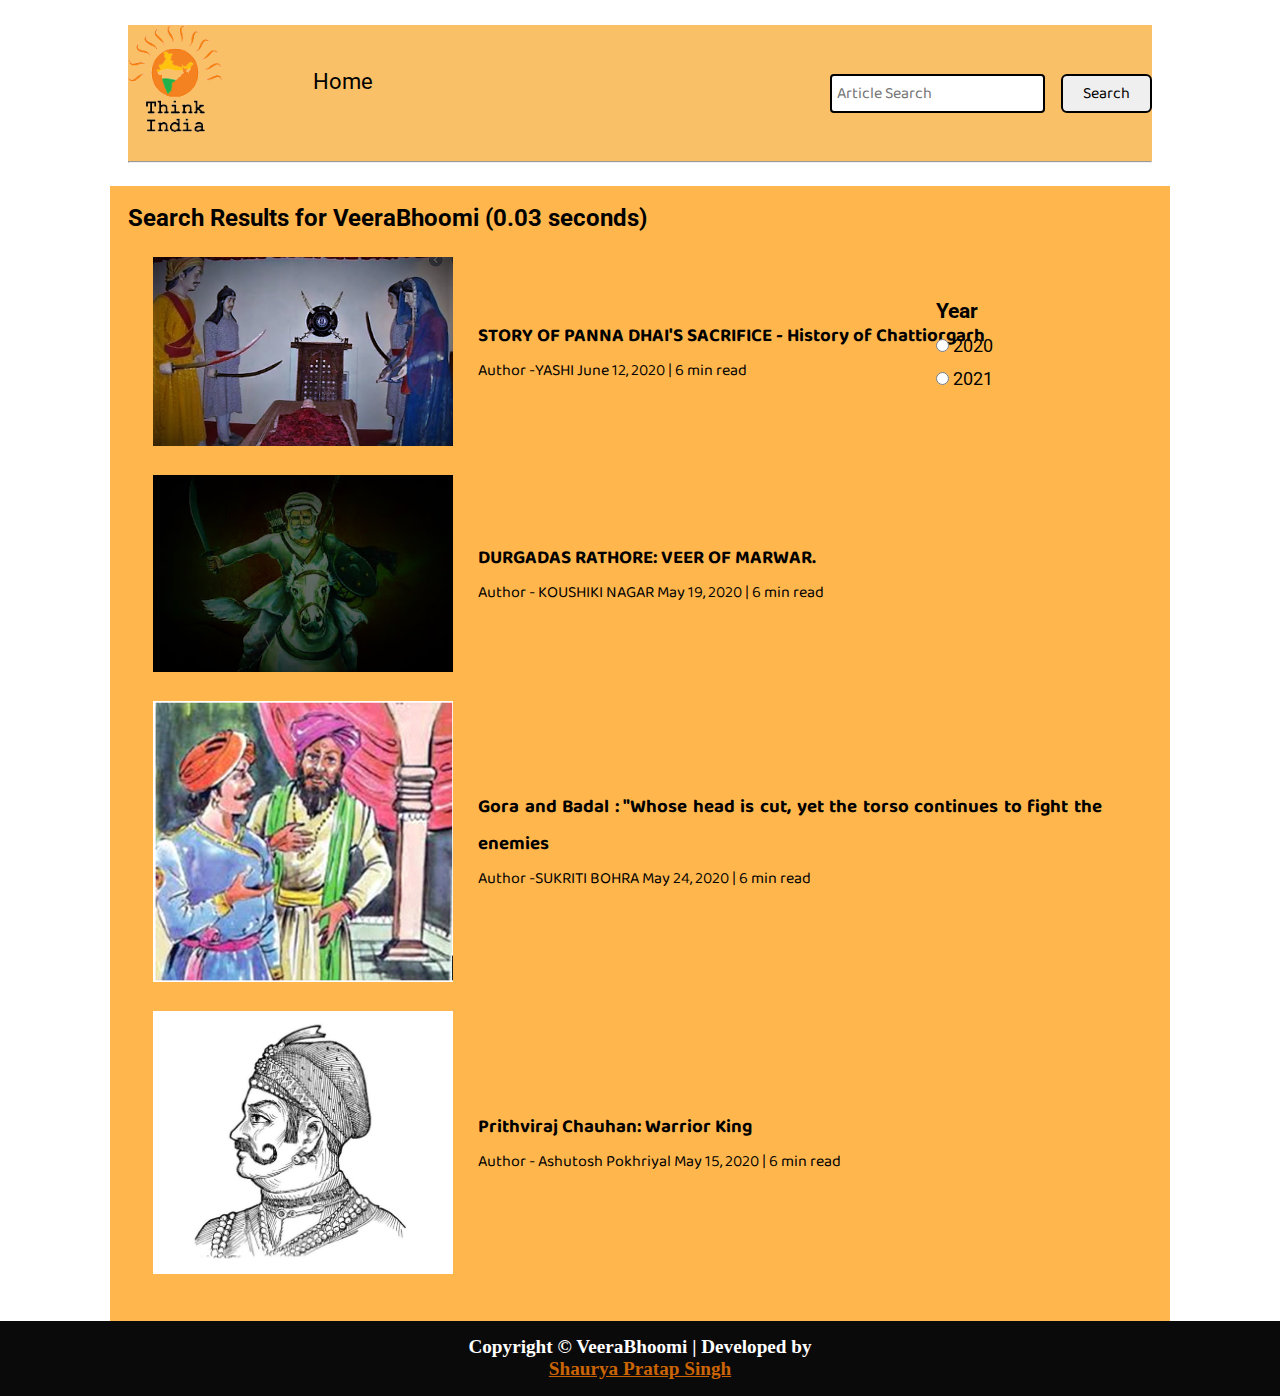
<file: html/search.html>
<!DOCTYPE html>
<html lang="en">
<head>
    <meta charset="UTF-8">
    <meta name="viewport" content="width=device-width, initial-scale=1.0">
    <link rel="stylesheet" href="/css/utils.css">
    <link rel="stylesheet" href="/css/style.css">
    <link rel="stylesheet" href="/css/mobile.css">
    <link rel="stylesheet" href="/css/blogpost.css">
    <link rel="stylesheet" href="/css/sharestyle.css">
    <title>VeeraBhoomi</title>
</head>
<body>
    <nav class="navigation max-width-1 m-auto">
        <div class="nav-left">
            <a href="/">
                <span><img src="/img/logoti.png" width="94px" alt=""></span>
            </a>
            <ul>
                <li><a href="/index.html">Home</a></li>
                <!-- <li><a href="#">About</a></li> -->
                <!-- <li><a href="/contact.html">Contact</a></li> -->
            </ul>
        </div>
        <div class="nav-right">
            <form action="/search.html" method="get">
                <input class="form-input" type="search" id="searchTxt" name="query" placeholder="Article Search">
                <button class="btn">Search</button>
            </form>

        </div>

    </nav>
 
<script>
    let search = document.getElementById('searchTxt');
search.addEventListener("input", function(){

    let inputVal = search.value.toLowerCase();
    // console.log('Input event fired!', inputVal);
    let noteCards = document.getElementsByClassName('noteCard');
    Array.from(noteCards).forEach(function(element){
        let cardTxt = element.getElementsByTagName("p")[0].innerText;
        if(cardTxt.includes(inputVal)){
            element.style.display = "block";
        }
        else{
            element.style.display = "none";
        }
        // console.log(cardTxt);
    })
})
</script>



    <div class="max-width-1 m-auto"><hr></div>
    <div class="home-articles max-width-1 m-auto font2">
        
        <h2>Search Results for VeeraBhoomi (0.03 seconds)</h2>
        <div class="year-box adjust-year">
            <div>
                <h3>Year </h3>
            </div>
            <div>
                <input type="radio" name="year" id=""> 2020
            </div>
            <div>
                <input type="radio" name="year" id=""> 2021
            </div>
        </div>
        <div class="home-article">
            <div class="home-article-img">
                <img src="/img/pannadai2.PNG" alt="article">
            </div>
            <div class="home-article-content font1">
                <a href="/html/pannadai.html"><h3>STORY OF PANNA DHAI'S SACRIFICE - History of Chattiorgarh</h3></a>
                
                <span>Author -YASHI </span>
                <span>June 12, 2020 | 6 min read</span>
            </div>
        </div>
        <div class="home-article">
            <div class="home-article-img">
                <img src="/img/durgadas.jpg" alt="article">
            </div>
            <div class="home-article-content font1">
                <a href="/html/durgadas.html"><h3>DURGADAS RATHORE: VEER OF MARWAR.</h3></a>
                
                <span> Author - KOUSHIKI NAGAR</span>
                <span>May 19, 2020 | 6 min read</span>
            </div>
        </div>
        <div class="home-article">
            <div class="home-article-img">
                <img src="/img/gora.PNG" alt="article">
            </div>
            <div class="home-article-content font1">
                <a href="/html/gorabadal.html"><h3>Gora and Badal : "Whose head is cut, yet the torso continues to fight the enemies</h3></a>
                
                <span>Author -SUKRITI BOHRA</span>
                <span>May 24, 2020 | 6 min read</span>
            </div>
        </div>
        <div class="home-article">
            <div class="home-article-img">
                <img src="/img/prithviraj.PNG" alt="article">
            </div>
            <div class="home-article-content font1">
                <a href="/html/prithviraj.html"><h3>Prithviraj Chauhan: Warrior King</h3></a>
                
                <span>Author - Ashutosh Pokhriyal</span>
                <span>May 15, 2020 | 6 min read</span>
            </div>
        </div>
        
       
        
         
    </div>

    <div class="footer">
        <p>Copyright &copy; VeeraBhoomi | Developed by </p>
        <a href="https://github.com/shaurya127">Shaurya Pratap Singh</a>

        <!-- <a href="https://www.vecteezy.com/free-vector/typewriter">Vector Credits: Vecteezy</a>  -->
    </div>

</body>
</html>
</file>
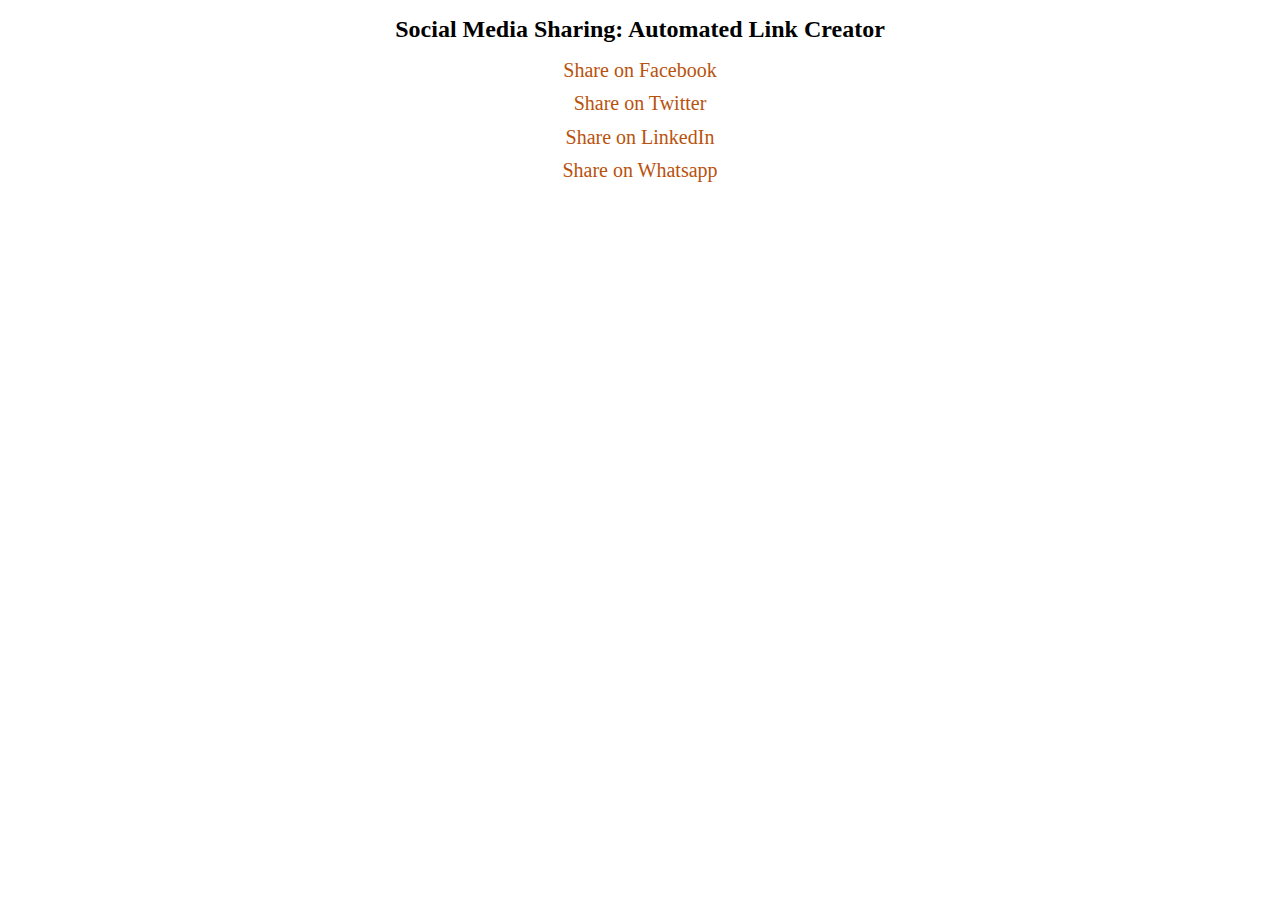
<file: html/share.html>
<!DOCTYPE html>
<html lang="en" >
<head>
    <meta charset="UTF-8">
    <titleDevotional Study - Social Media Sharing</title>
    <link rel="stylesheet" href="/css/sharestyle.css">

</head>
<body>

<h1>Social Media Sharing: Automated Link Creator</h1>

<div class="links">
    <ul>
        <li class="social-share-url facebook">Share on Facebook</li>
        <li class="social-share-url twitter">Share on Twitter</li>
        <li class="social-share-url linkedin">Share on LinkedIn</li>
        <li class="social-share-url whatsapp">Share on Whatsapp</li>
    </ul>
</div>


<script src='https://cdnjs.cloudflare.com/ajax/libs/jquery/3.1.0/jquery.min.js'></script>
<script  src="/script.js"></script>

</body>
</html>
</file>
<file: css/blogpost.css>
.post-img{
    /* background-color: black; */
    /* margin-left: auto; */
    align-content: center;
    justify-content: center;
    align-items: center;
    height: 404px;
    overflow: hidden; 
}
.post-img img{
    justify-content: center;
    /* margin-bottom: 40px; */
    margin-top: 40px;
    display: block;
  margin-left: auto;
  margin-right: auto;
    margin-left: auto;
    align-items: center;
    width: 400px;
    /* height: 70%; */
}
.blog-post-content{

    width: 90vw;
    /* background-color: rebeccapurple; */
}
.blog-post-content h1{
    text-align: center;
}
.blog-post-content p{
    font-size: 18px; 
}

.row{
    display: flex;
}
.more-post{
    flex-direction: column; 
    align-items: center;
}
.blogpost-meta{ 
    display: flex;
    justify-content: space-between;
}

.author-info{
    margin: 12px 0;
}
.author-info div{
    padding: 4px 0px;
    font-family: var(--font2);
}
.social{
    padding-right: 53px;
    align-self: center;
    cursor: pointer;
}
</file>
<file: css/contact.css>
.contact-content{  
    height: 100vh;
    margin-top: 32px;
    padding: 9px;
    position: relative; 
    overflow: hidden;
  }
  
  .contact-content::after {
    content: "";
    background-image: url("../img/11.svg");
    position: absolute;
    top:0;
    width: 100%;
    height: inherit;
    opacity: 0.15;
    border-radius: 12px;
    z-index: -1;
  }
</file>
<file: css/style.css>
* {
  margin: 0;
  padding: 0; 
}

.navigation {
  background-color: rgb(250, 192, 104);
  margin-top: 25px;
  font-family: var(--font1);
  /* height: 74px;  */
  display: flex;
  justify-content: space-between;
  align-items: center;
}

.nav-left {
  display: flex;
}

.nav-left span {
  font-size: 35px;
  padding-top: 10px;
}

.nav-left ul {
  display: flex;
  align-items: center;
  margin: 0 77px;
  font-size: 22px;
  padding-bottom: 23px;
}

.nav-left ul li {
  list-style: none;
  margin: 0 14px;
  font-family: var(--font2);
  transition: all 0.3s ease-in-out;
}

.nav-left ul li a {
  text-decoration: none;
  color: black;
}

.nav-left ul li a:hover {
  color: var(--main-bg-color);
  font-weight: bolder;
}





.dropdown {
  float: left;
  overflow: hidden;
}

.dropdown .dropbtn {
  font-size: 21px;  
  border: none;
  outline: none;
  color:black;
  padding: 14px 16px;
  background-color: inherit;
  /* font-family: inherit; */
  margin: 0;
}

.navbar a:hover, .dropdown:hover .dropbtn {
  display: block;
  /* background-color: rgb(197, 68, 8); */
}

.dropdown-content {
  font-size: 15px;
  display: none;
  position: absolute;
  background-color: #f9f9f9;
  min-width: 160px;
  box-shadow: 0px 8px 16px 0px rgba(0,0,0,0.2);
  z-index: 10;
}

.dropdown-content a {
  float: none;
  color: black;
  padding: 2px 5px;
  text-decoration: none;
  display: block;
  text-align: left;
}

.dropdown-content a:hover {
  background-color: #ddd;
}

.dropdown:hover .dropdown-content {
  display: block;

}







.links ul {
  list-style: none;
  padding: 0;
  margin: 0 0 20px 0;
}

.links li {
  font-size: 16px;
  text-align: center;
  cursor: pointer;
}

.links li:hover {
  text-decoration: underline;
}










.content {
  height: 100%;
  display: flex;
  margin-top: 32px;
  padding: 9px;
  position: relative;
}

.content::after {
  content: "";
  background-image: url("../img/11.svg");
  position: absolute;
  width: 100%;
  height: inherit;
  opacity: 0.15;
  border-radius: 12px;
}

.content-left {
  font-family: var(--font1);
  display: flex;
  flex-direction: column;
  justify-content: center;
  padding: 49px;
  z-index: 1;
}

.content-right {
  display: flex;
  align-items: center;
  justify-content: center;
}

.content-right img {
  height: 280px;
  border: 2px solid black;
  border-radius: 200px;
}

.home-articles {
  padding: 18px;
  background-color: #FFB74D;;
  margin-top: 23px;
  position: relative;
}

.year-box {
  position: absolute;  
  right: 0px;
  top: 100px;
  width: 234px;
  height: 255px;
  font-size: 18px;
}

.year-box div {
  margin: 12px 0px;
}

.home-article {
  display: flex;
  margin: 25px;
}

.home-article img {
  width: 300px;
}

.home-article-content {
  align-self: center;
  padding: 25px;
}

.home-article-content a {
  text-decoration: none;
  color: black;
}



footer {
  /* height: 100px; */
  /* text-align: center; */
  background-color: black;
  padding-top: 20px;
  padding-bottom: -2px;
}

.ti{
  text-align: center;
  color: rgb(243, 234, 230);
}

.bhagwa{
  color: rgb(255, 174, 0);
}


/* 
footer.footer{
  height: 100%;
  background: var(--bg-color);
  position: relative;
}

footer.footer .container{
  display: grid;
  grid-template-columns: repeat(4, 1fr);
}

footer.footer .container > div{
  flex-grow: 1;
  flex-basis: 0;
  padding: 3rem .9rem;
}

footer.footer .container h2{
  color: var(--white);
}

footer.footer .newsletter .form-element{
  background: black;
  display: inline-block;
}

footer.footer .newsletter .form-element input{
  padding: .5rem .7rem;
  border: none;
  background: transparent;
  color: white;
  font-family: var(--Josefin);
  font-size: 1rem;
  width: 74%;
}

footer.footer .newsletter .form-element span{
  background: var(--sky);
  padding: .5rem .7rem;
  cursor: pointer;
}

footer.footer .instagram div > img{
  display: inline-block;
  width: 25%;
  height: 50%;
  margin: .3rem .4rem;
}

footer.footer .follow div i{
  color: var(--white);
  padding: 0 .4rem;
}

footer.footer .rights{
  justify-content: center;
  font-family: var(--Josefin);
}

footer.footer .rights h4 a{
  color: var(--white);
}

footer.footer .move-up{
  position: absolute;
  right: 6%;
  top: 50%;
}

footer.footer .move-up span{
  color: var(--midnight);
}

footer.footer .move-up span:hover{
  color: var(--white);
  cursor: pointer;
} */



.footer{
  padding: 15px;
  /* margin: 10px; */
  font-size: larger;
  font-weight: bold;
  text-align: center;
  height: 45px;
  background-color:#0b0a0a;
}

.footer a{
  color: rgb(202, 100, 4);
}
.footer p{
  color:white;
}
</file>
<file: css/mobile.css>
@media screen and (max-width: 1200px) {
  .navigation {
    flex-direction: column;
    margin-bottom: 23px;
  }

  .nav-left {
    flex-direction: column;
    text-align: center;
  }

  .content-right {
    display: none;
  }

  .home-article {
    flex-direction: column;
  }

  .home-article-img {
    text-align: center;
  }

  .year-box {
    top: 25px;
    left: 60vw;
    font-size: 11px;
    display: flex;
  }

  .year-box div {
    padding: 0 3px;
    margin: 0;
  }

  .home-article img {
    width: 70vw;
  }
  .form-input {
    width: 50%;
  }
  .form-box input,
  textarea {
    width: 66vw;
  }
  .row {
    flex-direction: column;
  }
  .social {
    padding: 0;
  }
  .post-img {
    height: auto;
  }
  .adjust-year {
    position: static;
    height: auto;
    padding: 12px 0px;
    display: flex;
    justify-content: flex-end;
    width: 100%;
  }
}
</file>
<file: css/sharestyle.css>
/* body {
    width: 95%;
    max-width: 700px;
    font-family: tahoma, sans-serif;
    font-size: 14px;
    line-height: 1.4;
    padding: 0 10px 20px 10px;
    margin: 0 auto 0 auto;
} */

h1 {
    font-size: 24px;
    text-align: center;
}

h1 span {
    display: block;
    font-size: 18px;
    font-weight: bold;
}


.links ul {
    text-align: center;
    /* font-size: 50px; */
    list-style: none;
    padding: 0;
    margin: 10 10 20px 0;
}

.links li {
    /* display: inline; */
    /* display: flex-inline; */
    flex-direction: row;
    padding: .1px;
    color: rgb(185, 82, 13);
    /* margin-top: 10px; */
    margin: 10px 20px;
    font-size: 20px;
    text-align: center;
    cursor: pointer;
}
/* 
.links li a {
    margin: 10px 20px;
} */


.links li:hover {
    text-decoration: underline;
}
</file>
<file: css/utils.css>
@import url("https://fonts.googleapis.com/css2?family=Roboto&display=swap");
@import url("https://fonts.googleapis.com/css2?family=Baloo+Bhaina+2:wght@500&display=swap");
:root { 
  --main-bg-color: #bd6418;
  --font1: "Baloo Bhaina 2", cursive;
  --font2: "Roboto", sans-serif;
}

.center{
  text-align: center
}

.font1 {
  text-align: justify;
  /* justify-content: center; */
  font-family: var(--font1);
}
.font2 {
  font-family: var(--font2);
}

.max-width-1 {
  max-width: 80vw;
}

.max-width-2 {
  max-width: 60vw;
}

.m-auto {
  margin: auto;
}

.mx-1{
  margin-left: 23px;
  margin-right: 23px;
}

.my-2{
  margin-top: 32px;
  margin-bottom: 32px;
}

.btn {
  padding: 0px 20px;
  padding-top: 3px;
  border: 2px solid black;
  border-radius: 6px;
  font-family: var(--font1);
  font-size: 16px;
  cursor: pointer;
  transition: all 0.3s ease-in-out;
}

.btn:hover {
  color: white;
  background: var(--main-bg-color);
}

.form-input {
  padding: 0px 5px;
  padding-top: 3px;
  font-size: 16px;
  border: 2px solid black;
  border-radius: 4px;
  margin: 0 13px;
  font-family: var(--font1);
}

.form-box input, textarea{
  width: 52vw;
  padding: 0px 6px;
  margin: 7px 0;
  font-size: 18px;
  font-family: var(--font1);
  border: 2px solid var(--main-bg-color);
    border-radius: 5px;
}
</file>
